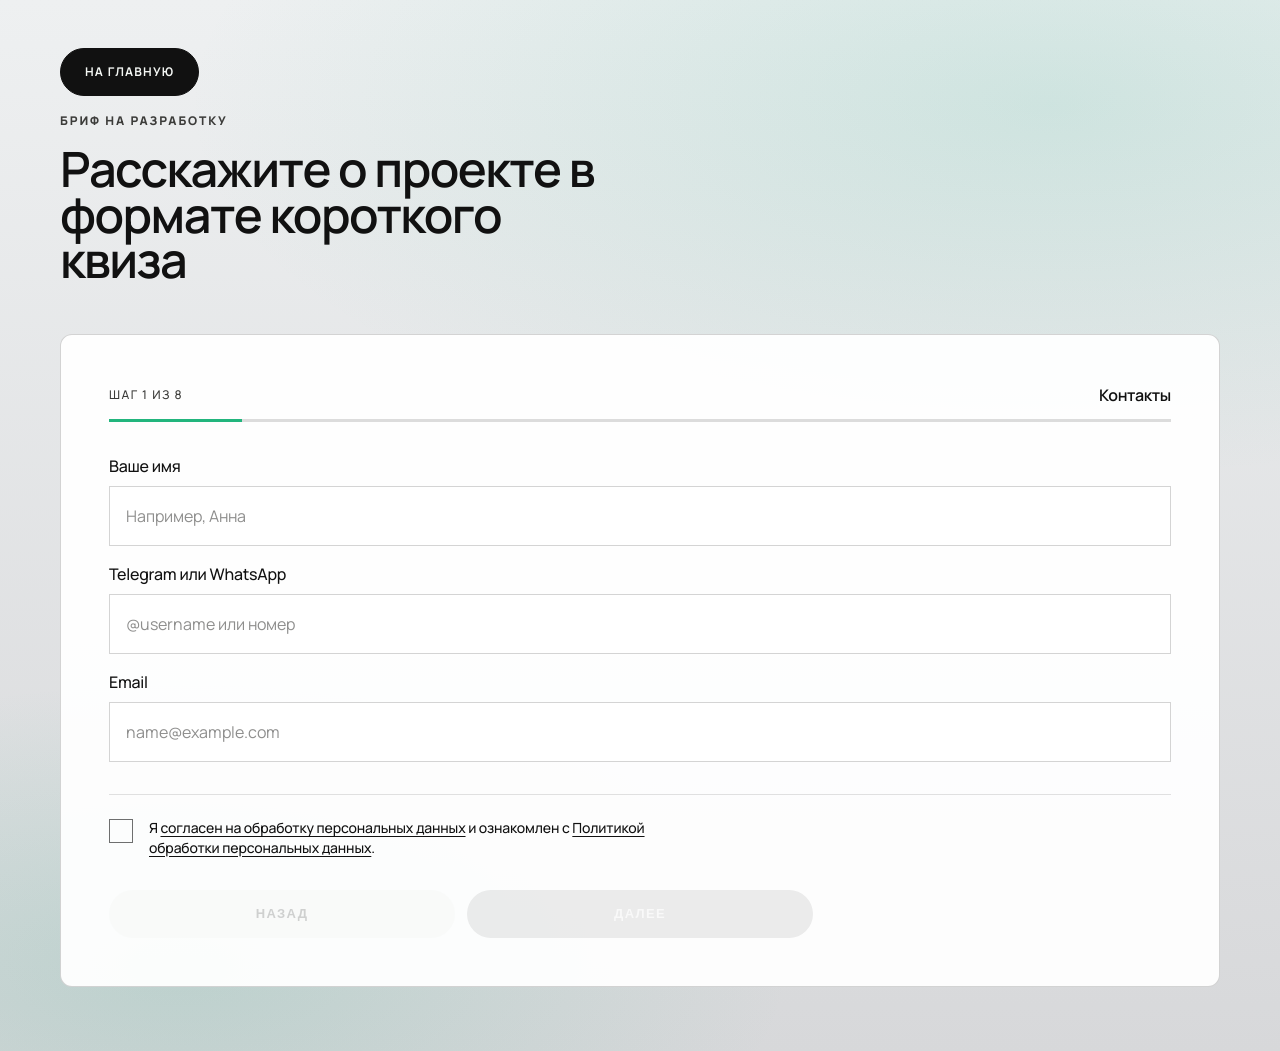
<file: brief/index.html>
﻿<!doctype html>
<html lang="ru">
  <head>
    <meta charset="UTF-8" />
    <meta name="viewport" content="width=device-width, initial-scale=1.0" />
    <title>Бриф на разработку сайта</title>
    <meta name="description" content="Онлайн-бриф на разработку сайта. Ответьте на несколько шагов и отправьте заявку." />
    <link rel="preconnect" href="https://fonts.googleapis.com" />
    <link rel="preconnect" href="https://fonts.gstatic.com" crossorigin />
    <link
      href="https://fonts.googleapis.com/css2?family=Cormorant+Garamond:wght@500;600;700&family=Manrope:wght@400;500;600;700;800&display=swap"
      rel="stylesheet"
    />
    <link rel="stylesheet" href="./brief.css" />
  </head>
  <body>
    <main class="brief-quiz">
      <header class="quiz-head">
        <a class="quiz-back-home" href="../index.html">На главную</a>
        <p class="quiz-kicker">Бриф на разработку</p>
        <h1>Расскажите о проекте в формате короткого квиза</h1>
      </header>

      <section class="quiz-card" aria-live="polite">
        <div class="quiz-progress-meta">
          <p id="quiz-step-label">Шаг 1 из 8</p>
          <p id="quiz-step-title">Контакты</p>
        </div>
        <div class="quiz-progress-track" role="progressbar" aria-valuemin="1" aria-valuemax="8" aria-valuenow="1" aria-label="Прогресс заполнения брифа">
          <div class="quiz-progress-fill" id="quiz-progress-fill"></div>
        </div>

        <form id="brief-quiz-form" novalidate>
          <input type="hidden" name="_subject" value="Новая заявка с квиза portfolio" />
          <input type="hidden" name="_template" value="table" />
          <input type="hidden" name="_captcha" value="false" />

          <fieldset class="quiz-step is-active" data-step="1" data-title="Контакты">
            <label>Ваше имя<input name="name" autocomplete="name" required placeholder="Например, Анна" /></label>
            <label>Telegram или WhatsApp<input name="messenger" required placeholder="@username или номер" /></label>
            <label>Email<input name="email" type="email" autocomplete="email" required placeholder="name@example.com" /></label>
          </fieldset>

          <fieldset class="quiz-step" data-step="2" data-title="Тип проекта">
            <p class="step-hint">Выберите формат, который нужен сейчас.</p>
            <label class="quiz-choice">
              <input type="radio" name="projectType" value="Лендинг Старт" required />
              <span class="quiz-choice-copy">
                <span class="quiz-choice-title">Лендинг Старт</span>
                <span class="quiz-choice-meta">3–5 раб. дней · от 25 000 ₽</span>
              </span>
            </label>
            <label class="quiz-choice">
              <input type="radio" name="projectType" value="Бренд Про" />
              <span class="quiz-choice-copy">
                <span class="quiz-choice-title">Бренд Про</span>
                <span class="quiz-choice-meta">14–21 раб. день · от 65 000 ₽</span>
              </span>
            </label>
            <label class="quiz-choice">
              <input type="radio" name="projectType" value="Интернет-магазин" />
              <span class="quiz-choice-copy">
                <span class="quiz-choice-title">Интернет-магазин</span>
                <span class="quiz-choice-meta">14–30 раб. дней · от 95 000 ₽</span>
              </span>
            </label>
            <label class="quiz-choice">
              <input type="radio" name="projectType" value="Презентация" />
              <span class="quiz-choice-copy">
                <span class="quiz-choice-title">Презентация</span>
                <span class="quiz-choice-meta">1–3 раб. дня · от 15 000 ₽</span>
              </span>
            </label>
            <label class="quiz-choice">
              <input type="radio" name="projectType" value="Техподдержка сайта" />
              <span class="quiz-choice-copy">
                <span class="quiz-choice-title">Техподдержка сайта</span>
                <span class="quiz-choice-meta">ежемесячно · от 3 000 ₽</span>
              </span>
            </label>
          </fieldset>

          <fieldset class="quiz-step" data-step="3" data-title="Описание бизнеса">
            <label>Чем занимаетесь?<textarea name="business" required placeholder="Коротко: ниша, аудитория, продукт, география"></textarea></label>
            <div class="quiz-upload">
              <input
                class="quiz-file-input"
                type="file"
                id="quiz-brand-file"
                name="brandFile"
                accept=".doc,.docx,.txt,.rtf,.pdf,image/*"
              />
              <div class="quiz-upload-row">
                <label class="quiz-upload-trigger" for="quiz-brand-file">Прикрепить файл</label>
                <button class="quiz-upload-reset" id="quiz-brand-file-reset" type="button" hidden>Убрать</button>
              </div>
              <div class="quiz-upload-meta">
                <p class="quiz-upload-name" id="quiz-brand-file-name">Можно приложить логотип, бренд-гайд, референс, Word-файл или изображение.</p>
                <p class="quiz-upload-hint" id="quiz-brand-file-hint">Файл добавится к заявке. Если обновить страницу, его нужно будет выбрать заново.</p>
              </div>
            </div>
          </fieldset>

          <fieldset class="quiz-step" data-step="4" data-title="Стиль сайта">
            <p class="step-hint">Можно выбрать несколько направлений.</p>
            <label class="quiz-choice"><input type="checkbox" name="style" value="Минимализм" />Минимализм</label>
            <label class="quiz-choice"><input type="checkbox" name="style" value="Премиум" />Премиум</label>
            <label class="quiz-choice"><input type="checkbox" name="style" value="Технологичный" />Технологичный</label>
            <label class="quiz-choice"><input type="checkbox" name="style" value="Яркий креативный" />Яркий креативный</label>
            <label class="quiz-choice"><input type="checkbox" name="style" value="Спокойный классический" />Спокойный классический</label>
          </fieldset>

          <fieldset class="quiz-step" data-step="5" data-title="Нужные функции">
            <p class="step-hint">Отметьте всё, что важно для запуска.</p>
            <label class="quiz-choice"><input type="checkbox" name="features" value="Форма заявки" />Форма заявки</label>
            <label class="quiz-choice"><input type="checkbox" name="features" value="Каталог" />Каталог товаров/услуг</label>
            <label class="quiz-choice"><input type="checkbox" name="features" value="Блог" />Блог/новости</label>
            <label class="quiz-choice"><input type="checkbox" name="features" value="Анимации" />Анимации и motion</label>
            <label class="quiz-choice">
              <input type="checkbox" name="features" value="__custom__" id="quiz-feature-custom-toggle" />
              <span class="quiz-choice-copy">
                <span class="quiz-choice-title">Напишите что-то своё</span>
                <span class="quiz-choice-meta">Если нужна нестандартная функция</span>
              </span>
            </label>
            <div class="quiz-custom-field" id="quiz-feature-custom-field">
              <label class="quiz-custom-field-label" for="quiz-feature-custom">Что именно нужно?</label>
              <textarea
                id="quiz-feature-custom"
                name="featureCustom"
                rows="3"
                placeholder="Например: личный кабинет, калькулятор, запись в календарь"
                disabled
              ></textarea>
            </div>
          </fieldset>

          <fieldset class="quiz-step" data-step="6" data-title="Бюджет">
            <p class="step-hint">Выберите пакетную цену с главной страницы или поставьте свой бюджет вручную.</p>
            <label class="quiz-choice">
              <input type="radio" name="budget" value="от 3 000 ₽" required />
              <span class="quiz-choice-copy">
                <span class="quiz-choice-title">от 3 000 ₽</span>
                <span class="quiz-choice-meta">Техподдержка сайта, мелкие правки и сопровождение</span>
              </span>
            </label>
            <label class="quiz-choice">
              <input type="radio" name="budget" value="от 15 000 ₽" />
              <span class="quiz-choice-copy">
                <span class="quiz-choice-title">от 15 000 ₽</span>
                <span class="quiz-choice-meta">Презентация: структура, визуальная подача, оформление слайдов</span>
              </span>
            </label>
            <label class="quiz-choice">
              <input type="radio" name="budget" value="от 25 000 ₽" />
              <span class="quiz-choice-copy">
                <span class="quiz-choice-title">от 25 000 ₽</span>
                <span class="quiz-choice-meta">Лендинг Старт: базовая структура, дизайн и быстрый запуск</span>
              </span>
            </label>
            <label class="quiz-choice">
              <input type="radio" name="budget" value="от 65 000 ₽" />
              <span class="quiz-choice-copy">
                <span class="quiz-choice-title">от 65 000 ₽</span>
                <span class="quiz-choice-meta">Бренд Про: премиальная подача, визуальная система, motion-акценты</span>
              </span>
            </label>
            <label class="quiz-choice">
              <input type="radio" name="budget" value="от 95 000 ₽" />
              <span class="quiz-choice-copy">
                <span class="quiz-choice-title">от 95 000 ₽</span>
                <span class="quiz-choice-meta">Интернет-магазин: каталог, карточки, корзина и форма заказа</span>
              </span>
            </label>
            <label class="quiz-choice">
              <input type="radio" name="budget" value="__custom__" id="quiz-budget-custom-toggle" />
              <span class="quiz-choice-copy">
                <span class="quiz-choice-title">Свой бюджет</span>
                <span class="quiz-choice-meta">Поставьте удобную сумму сами</span>
              </span>
            </label>
            <div class="quiz-budget-field" id="quiz-budget-field" aria-live="polite">
              <div class="quiz-budget-head">
                <span class="quiz-custom-field-label">Ваш бюджет</span>
                <strong id="quiz-budget-value">65 000 ₽</strong>
              </div>
              <label class="quiz-budget-range-wrap" for="quiz-budget-range">
                <span class="quiz-custom-field-label">Выберите сумму на ползунке</span>
                <input
                  type="range"
                  id="quiz-budget-range"
                  min="3000"
                  max="500000"
                  step="5000"
                  value="65000"
                  disabled
                />
              </label>
            </div>
          </fieldset>

          <fieldset class="quiz-step" data-step="7" data-title="Сроки">
            <label class="quiz-choice"><input type="radio" name="deadline" value="Очень срочно (до 1 недели)" required />Очень срочно (до 1 недели)</label>
            <label class="quiz-choice"><input type="radio" name="deadline" value="2–3 недели" />2–3 недели</label>
            <label class="quiz-choice"><input type="radio" name="deadline" value="1–2 месяца" />1–2 месяца</label>
            <label class="quiz-choice"><input type="radio" name="deadline" value="Гибко, без жёсткого дедлайна" />Гибко, без жёсткого дедлайна</label>
          </fieldset>

          <fieldset class="quiz-step" data-step="8" data-title="Комментарий">
            <label>Дополнительные детали<textarea name="comment" placeholder="Ссылки на референсы, пожелания, ограничения"></textarea></label>
          </fieldset>

          <div class="quiz-consent">
            <label class="quiz-consent-label">
              <input
                type="checkbox"
                id="quiz-consent"
                name="consent"
                required
                aria-describedby="quiz-consent-error"
              />
              <span>
                Я <a href="../personal-data-consent/">согласен на обработку персональных данных</a> и
                ознакомлен с <a href="../privacy/">Политикой обработки персональных данных</a>.
              </span>
            </label>
            <p class="quiz-consent-error" id="quiz-consent-error" hidden aria-live="polite">
              Чтобы отправить заявку, необходимо согласие на обработку персональных данных.
            </p>
          </div>

          <div class="quiz-actions">
            <button type="button" id="quiz-prev" class="quiz-btn secondary">Назад</button>
            <button type="button" id="quiz-next" class="quiz-btn primary">Далее</button>
            <button type="submit" id="quiz-submit" class="quiz-btn primary">Отправить заявку</button>
          </div>
        </form>

        <section class="quiz-success" id="quiz-success" hidden>
          <p class="quiz-success-tag">Готово</p>
          <h2>Спасибо, заявка отправлена</h2>
          <p>Я получил ваши ответы и свяжусь с вами в ближайшее время.</p>
          <a class="quiz-btn secondary" href="../index.html">Вернуться на главную</a>
        </section>
      </section>
    </main>

    <script src="./brief.js"></script>
  </body>
</html>
</file>
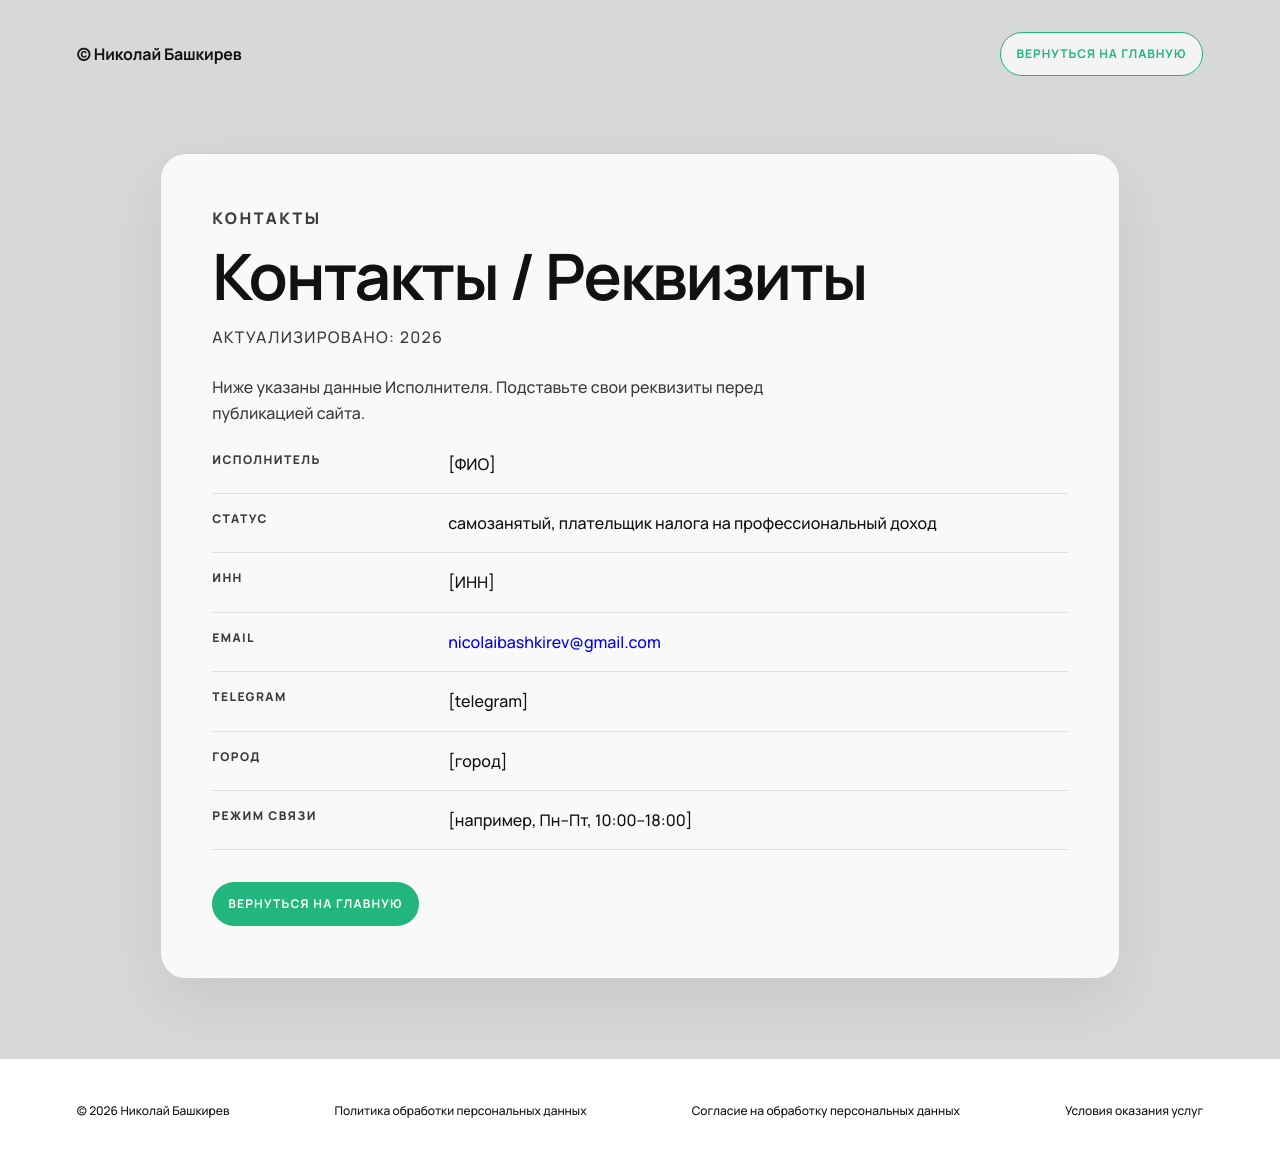
<file: contacts/index.html>
﻿<!doctype html>
<html lang="ru">
  <head>
    <meta charset="UTF-8" />
    <meta name="viewport" content="width=device-width, initial-scale=1.0" />
    <title>Контакты и реквизиты — Николай Башкирев</title>
    <link rel="preconnect" href="https://fonts.googleapis.com" />
    <link rel="preconnect" href="https://fonts.gstatic.com" crossorigin />
    <link href="https://fonts.googleapis.com/css2?family=Manrope:wght@400;500;600;700;800&display=swap" rel="stylesheet" />
    <link rel="stylesheet" href="../styles.css?v=20260602-1" />
    <link rel="stylesheet" href="../legal.css?v=20260602-1" />
  </head>
  <body class="legal-page">
    <header class="legal-header">
      <a class="legal-brand" href="../index.html">© Николай Башкирев</a>
      <a class="legal-back" href="../index.html">Вернуться на главную</a>
    </header>

    <main class="legal-main wrap">
      <article class="legal-card">
        <p class="legal-kicker">Контакты</p>
        <h1>Контакты / Реквизиты</h1>
        <p class="legal-date">Актуализировано: 2026</p>
        <p class="legal-lead">
          Ниже указаны данные Исполнителя. Подставьте свои реквизиты перед публикацией сайта.
        </p>

        <dl class="legal-dl">
          <div class="legal-row">
            <dt>Исполнитель</dt>
            <dd>[ФИО]</dd>
          </div>
          <div class="legal-row">
            <dt>Статус</dt>
            <dd>самозанятый, плательщик налога на профессиональный доход</dd>
          </div>
          <div class="legal-row">
            <dt>ИНН</dt>
            <dd>[ИНН]</dd>
          </div>
          <div class="legal-row">
            <dt>Email</dt>
            <dd><a href="mailto:nicolaibashkirev@gmail.com">nicolaibashkirev@gmail.com</a></dd>
          </div>
          <div class="legal-row">
            <dt>Telegram</dt>
            <dd>[telegram]</dd>
          </div>
          <div class="legal-row">
            <dt>Город</dt>
            <dd>[город]</dd>
          </div>
          <div class="legal-row">
            <dt>Режим связи</dt>
            <dd>[например, Пн–Пт, 10:00–18:00]</dd>
          </div>
        </dl>

        <a class="legal-cta" href="../index.html">Вернуться на главную</a>
      </article>
    </main>

    <footer class="footer" id="site-footer">
      <div class="wrap footer-divider" aria-hidden="true"></div>
      <div class="wrap footer-bottom">
        <p>© 2026 Николай Башкирев</p>
        <a href="../privacy/">Политика обработки персональных данных</a>
        <a href="../personal-data-consent/">Согласие на обработку персональных данных</a>
        <a href="../terms/">Условия оказания услуг</a>
      </div>
    </footer>
  </body>
</html>
</file>
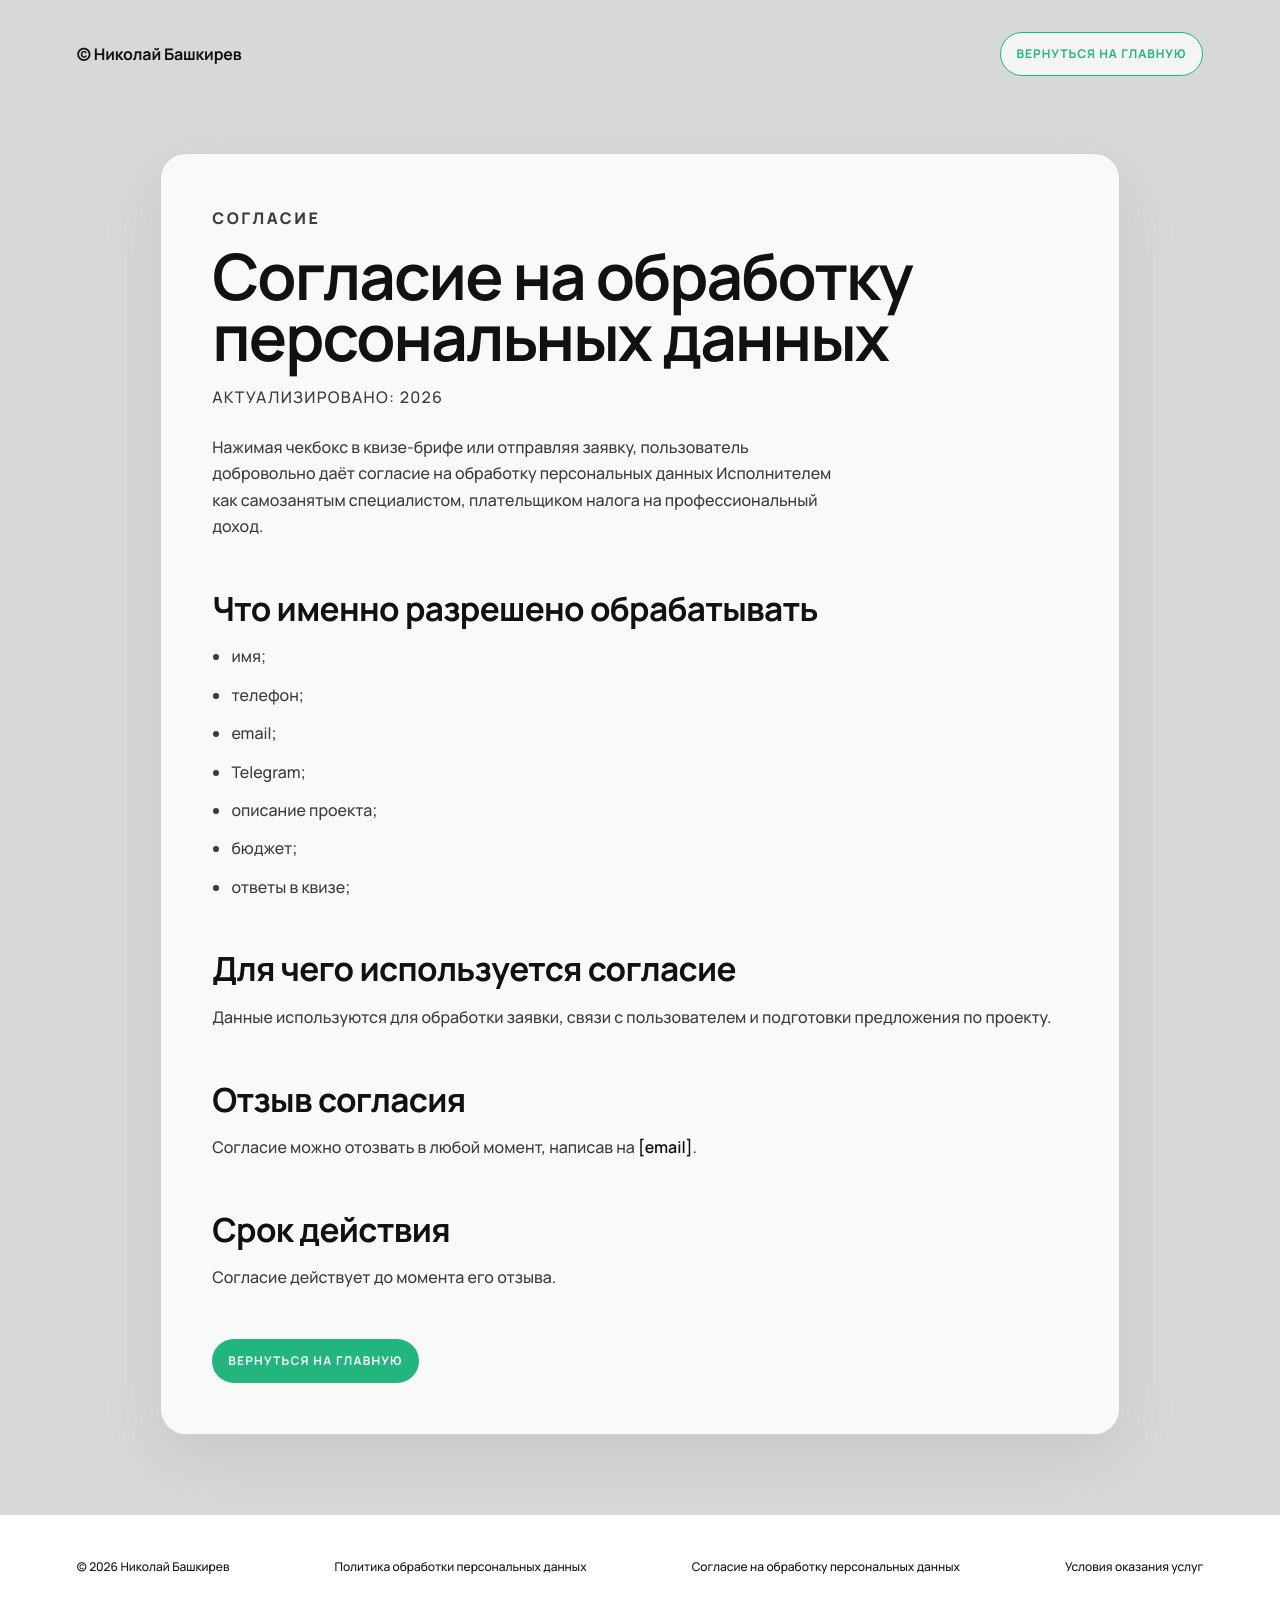
<file: personal-data-consent/index.html>
﻿<!doctype html>
<html lang="ru">
  <head>
    <meta charset="UTF-8" />
    <meta name="viewport" content="width=device-width, initial-scale=1.0" />
    <title>Согласие на обработку персональных данных — Николай Башкирев</title>
    <link rel="preconnect" href="https://fonts.googleapis.com" />
    <link rel="preconnect" href="https://fonts.gstatic.com" crossorigin />
    <link href="https://fonts.googleapis.com/css2?family=Manrope:wght@400;500;600;700;800&display=swap" rel="stylesheet" />
    <link rel="stylesheet" href="../styles.css?v=20260602-1" />
    <link rel="stylesheet" href="../legal.css?v=20260602-1" />
  </head>
  <body class="legal-page">
    <header class="legal-header">
      <a class="legal-brand" href="../index.html">© Николай Башкирев</a>
      <a class="legal-back" href="../index.html">Вернуться на главную</a>
    </header>

    <main class="legal-main wrap">
      <article class="legal-card">
        <p class="legal-kicker">Согласие</p>
        <h1>Согласие на обработку персональных данных</h1>
        <p class="legal-date">Актуализировано: 2026</p>
        <p class="legal-lead">
          Нажимая чекбокс в квизе-брифе или отправляя заявку, пользователь добровольно даёт согласие на
          обработку персональных данных Исполнителем как самозанятым специалистом, плательщиком налога на профессиональный доход.
        </p>

        <section class="legal-section">
          <h2>Что именно разрешено обрабатывать</h2>
          <ul class="legal-list">
            <li>имя;</li>
            <li>телефон;</li>
            <li>email;</li>
            <li>Telegram;</li>
            <li>описание проекта;</li>
            <li>бюджет;</li>
            <li>ответы в квизе;</li>
          </ul>
        </section>

        <section class="legal-section">
          <h2>Для чего используется согласие</h2>
          <p>
            Данные используются для обработки заявки, связи с пользователем и подготовки предложения по проекту.
          </p>
        </section>

        <section class="legal-section">
          <h2>Отзыв согласия</h2>
          <p>
            Согласие можно отозвать в любой момент, написав на <span class="legal-placeholder">[email]</span>.
          </p>
        </section>

        <section class="legal-section">
          <h2>Срок действия</h2>
          <p>
            Согласие действует до момента его отзыва.
          </p>
        </section>

        <a class="legal-cta" href="../index.html">Вернуться на главную</a>
      </article>
    </main>

    <footer class="footer" id="site-footer">
      <div class="wrap footer-divider" aria-hidden="true"></div>
      <div class="wrap footer-bottom">
        <p>© 2026 Николай Башкирев</p>
        <a href="../privacy/">Политика обработки персональных данных</a>
        <a href="../personal-data-consent/">Согласие на обработку персональных данных</a>
        <a href="../terms/">Условия оказания услуг</a>
      </div>
    </footer>
  </body>
</html>
</file>
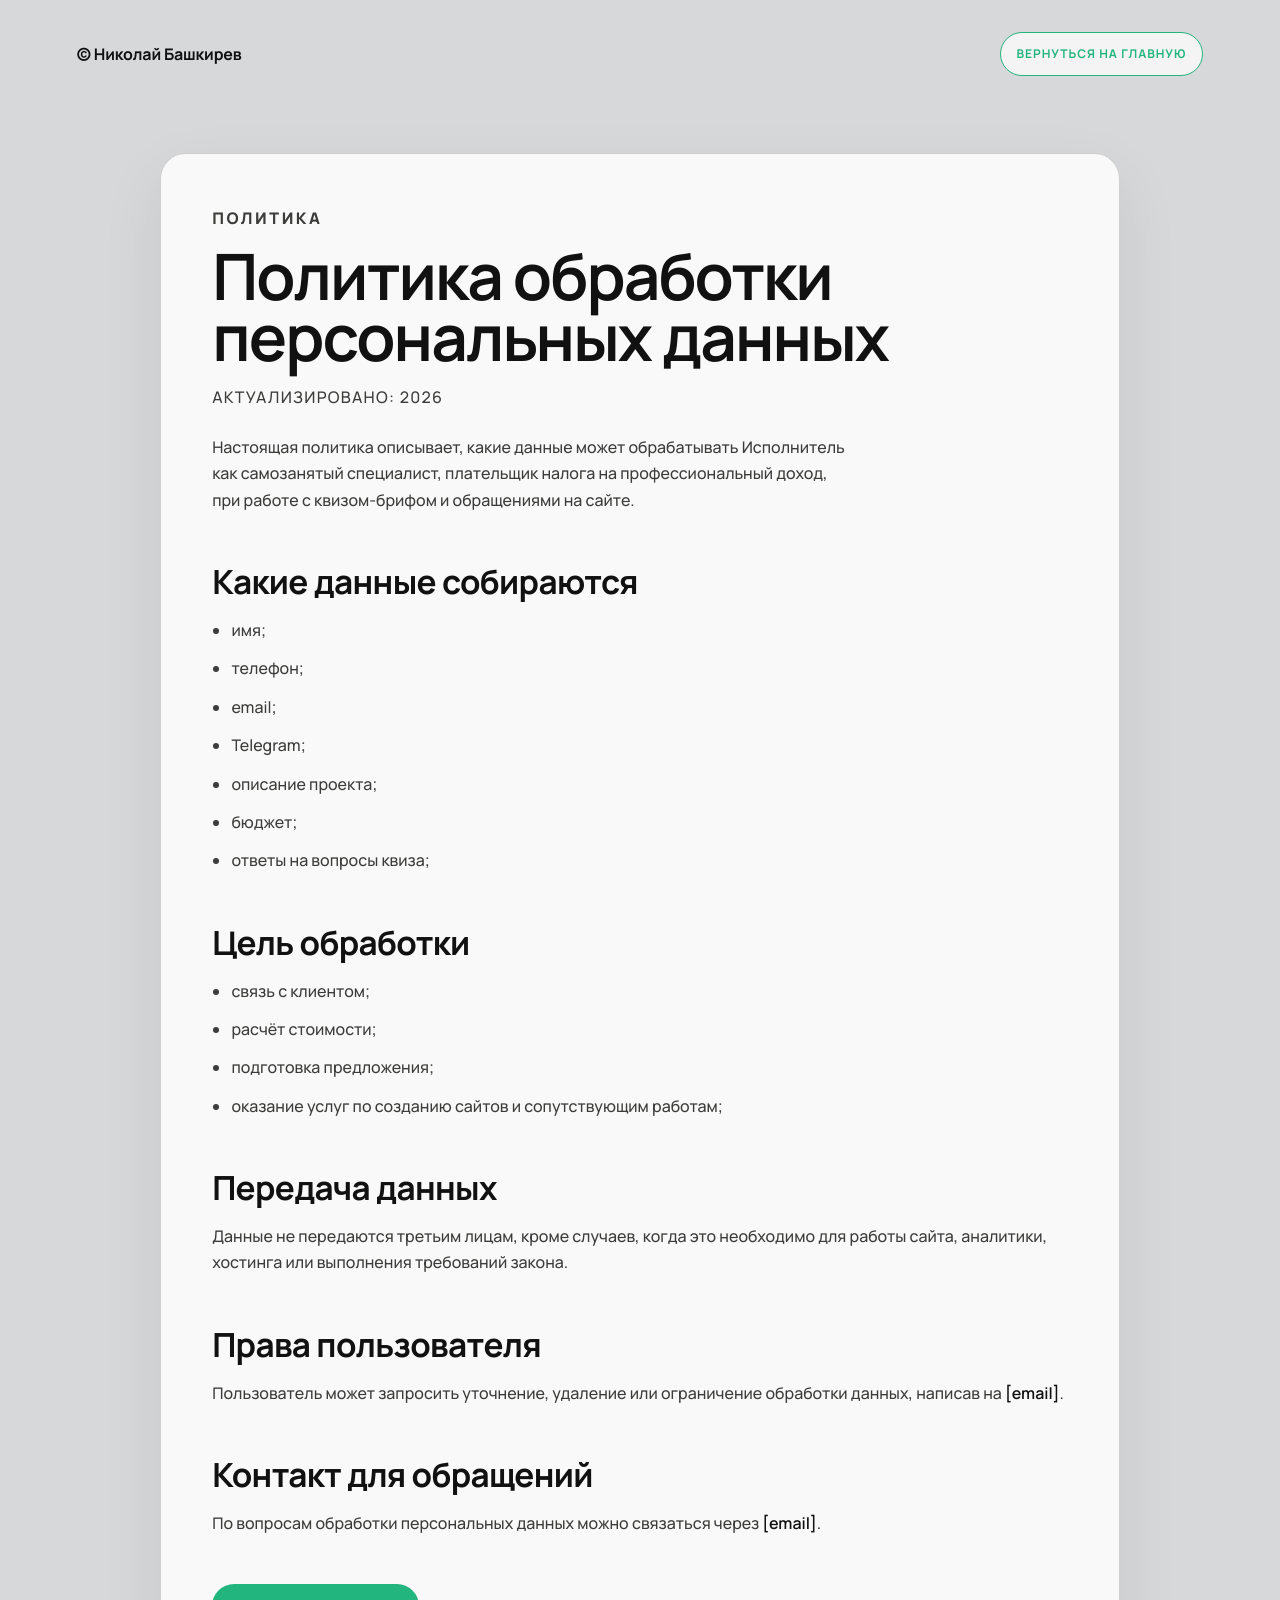
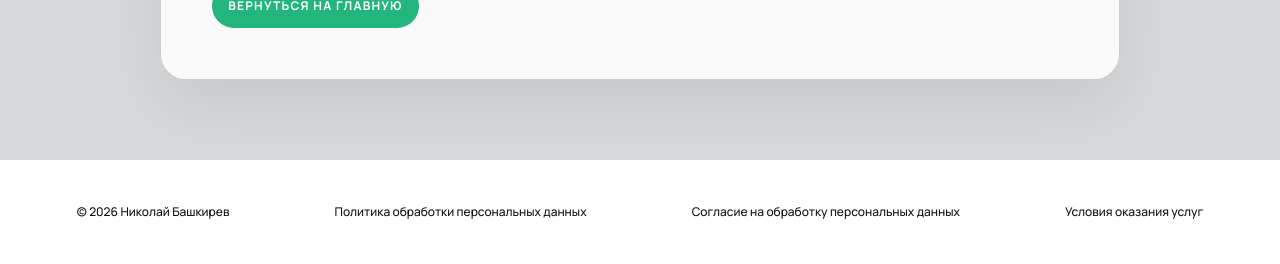
<file: privacy/index.html>
﻿<!doctype html>
<html lang="ru">
  <head>
    <meta charset="UTF-8" />
    <meta name="viewport" content="width=device-width, initial-scale=1.0" />
    <title>Политика обработки персональных данных — Николай Башкирев</title>
    <link rel="preconnect" href="https://fonts.googleapis.com" />
    <link rel="preconnect" href="https://fonts.gstatic.com" crossorigin />
    <link href="https://fonts.googleapis.com/css2?family=Manrope:wght@400;500;600;700;800&display=swap" rel="stylesheet" />
    <link rel="stylesheet" href="../styles.css?v=20260602-1" />
    <link rel="stylesheet" href="../legal.css?v=20260602-1" />
  </head>
  <body class="legal-page">
    <header class="legal-header">
      <a class="legal-brand" href="../index.html">© Николай Башкирев</a>
      <a class="legal-back" href="../index.html">Вернуться на главную</a>
    </header>

    <main class="legal-main wrap">
      <article class="legal-card">
        <p class="legal-kicker">Политика</p>
        <h1>Политика обработки персональных данных</h1>
        <p class="legal-date">Актуализировано: 2026</p>
        <p class="legal-lead">
          Настоящая политика описывает, какие данные может обрабатывать Исполнитель как самозанятый специалист,
          плательщик налога на профессиональный доход, при работе с квизом-брифом и обращениями на сайте.
        </p>

        <section class="legal-section">
          <h2>Какие данные собираются</h2>
          <ul class="legal-list">
            <li>имя;</li>
            <li>телефон;</li>
            <li>email;</li>
            <li>Telegram;</li>
            <li>описание проекта;</li>
            <li>бюджет;</li>
            <li>ответы на вопросы квиза;</li>
          </ul>
        </section>

        <section class="legal-section">
          <h2>Цель обработки</h2>
          <ul class="legal-list">
            <li>связь с клиентом;</li>
            <li>расчёт стоимости;</li>
            <li>подготовка предложения;</li>
            <li>оказание услуг по созданию сайтов и сопутствующим работам;</li>
          </ul>
        </section>

        <section class="legal-section">
          <h2>Передача данных</h2>
          <p>
            Данные не передаются третьим лицам, кроме случаев, когда это необходимо для работы сайта,
            аналитики, хостинга или выполнения требований закона.
          </p>
        </section>

        <section class="legal-section">
          <h2>Права пользователя</h2>
          <p>
            Пользователь может запросить уточнение, удаление или ограничение обработки данных, написав
            на <span class="legal-placeholder">[email]</span>.
          </p>
        </section>

        <section class="legal-section">
          <h2>Контакт для обращений</h2>
          <p>
            По вопросам обработки персональных данных можно связаться через
            <span class="legal-placeholder">[email]</span>.
          </p>
        </section>

        <a class="legal-cta" href="../index.html">Вернуться на главную</a>
      </article>
    </main>

    <footer class="footer" id="site-footer">
      <div class="wrap footer-divider" aria-hidden="true"></div>
      <div class="wrap footer-bottom">
        <p>© 2026 Николай Башкирев</p>
        <a href="../privacy/">Политика обработки персональных данных</a>
        <a href="../personal-data-consent/">Согласие на обработку персональных данных</a>
        <a href="../terms/">Условия оказания услуг</a>
      </div>
    </footer>
  </body>
</html>
</file>
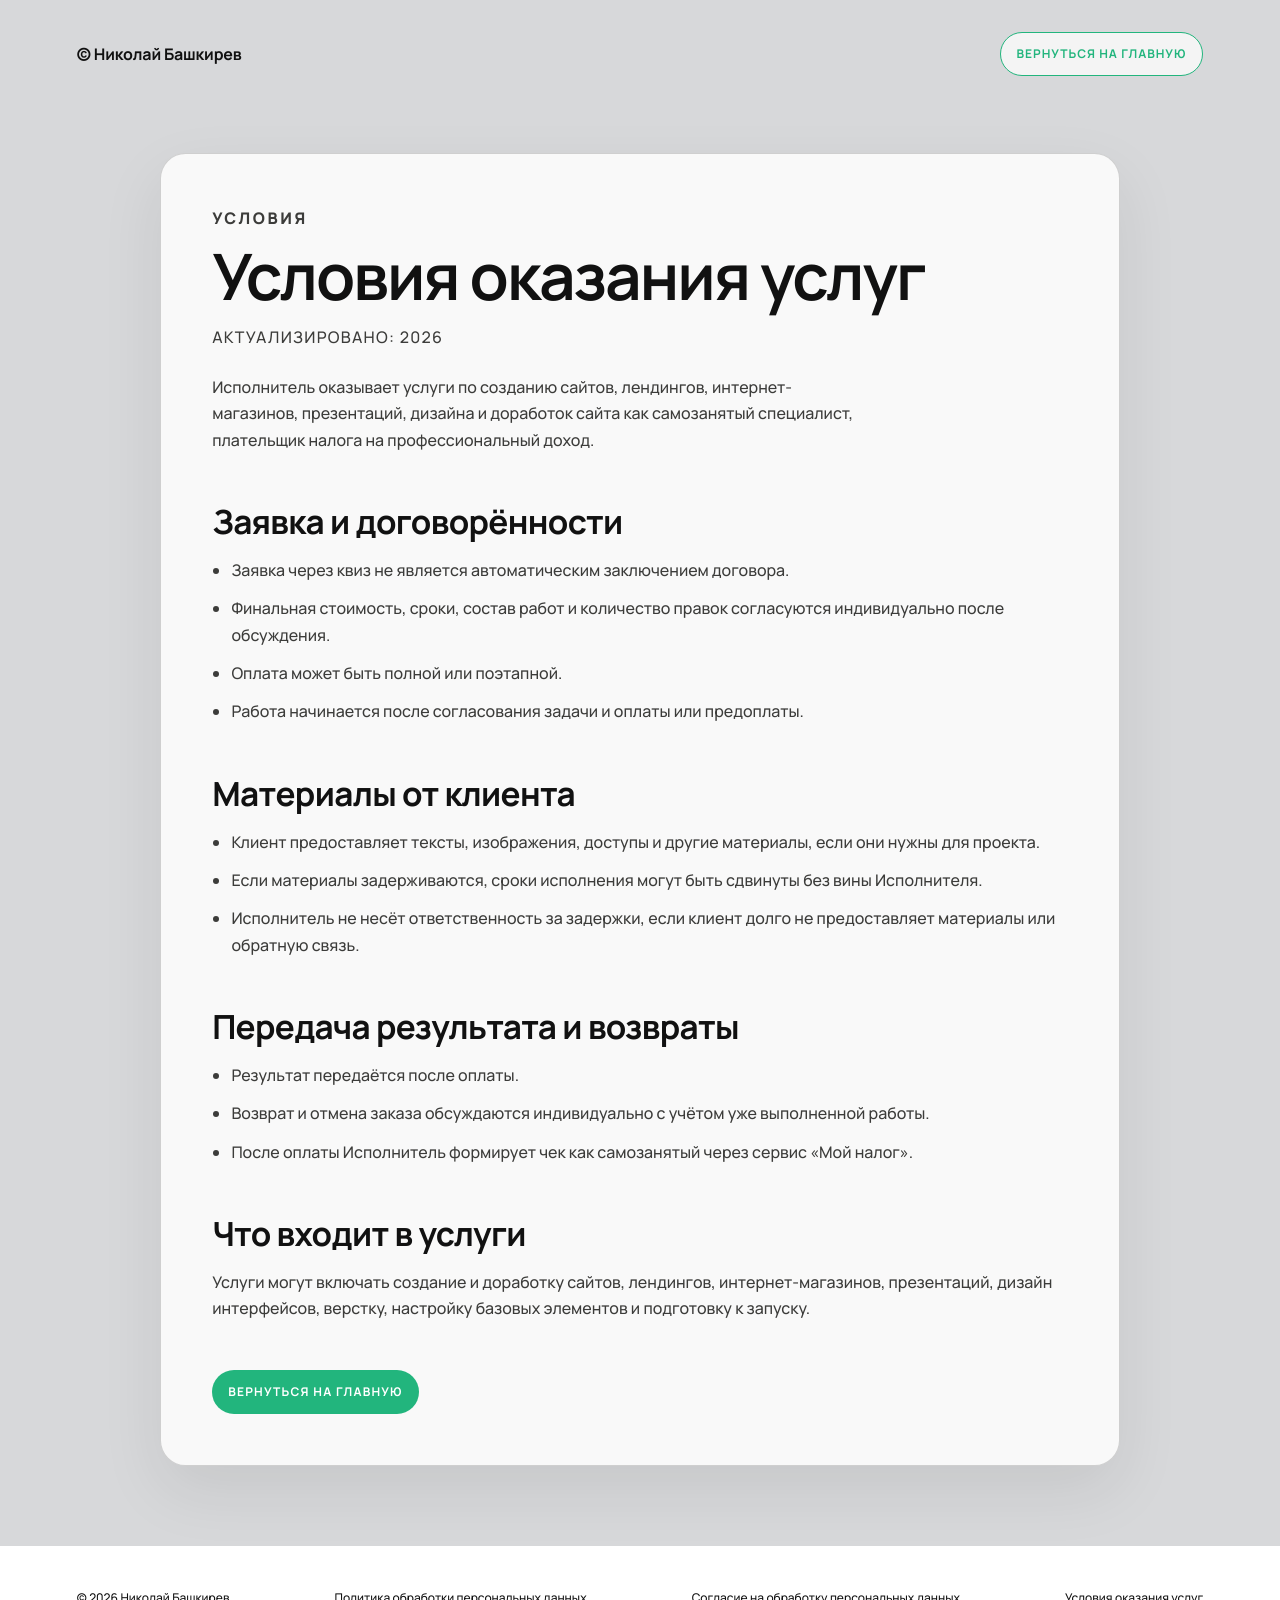
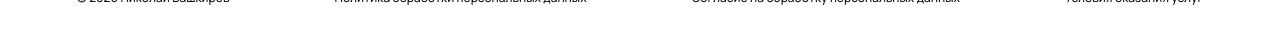
<file: terms/index.html>
﻿<!doctype html>
<html lang="ru">
  <head>
    <meta charset="UTF-8" />
    <meta name="viewport" content="width=device-width, initial-scale=1.0" />
    <title>Условия оказания услуг — Николай Башкирев</title>
    <link rel="preconnect" href="https://fonts.googleapis.com" />
    <link rel="preconnect" href="https://fonts.gstatic.com" crossorigin />
    <link href="https://fonts.googleapis.com/css2?family=Manrope:wght@400;500;600;700;800&display=swap" rel="stylesheet" />
    <link rel="stylesheet" href="../styles.css?v=20260602-1" />
    <link rel="stylesheet" href="../legal.css?v=20260602-1" />
  </head>
  <body class="legal-page">
    <header class="legal-header">
      <a class="legal-brand" href="../index.html">© Николай Башкирев</a>
      <a class="legal-back" href="../index.html">Вернуться на главную</a>
    </header>

    <main class="legal-main wrap">
      <article class="legal-card">
        <p class="legal-kicker">Условия</p>
        <h1>Условия оказания услуг</h1>
        <p class="legal-date">Актуализировано: 2026</p>
        <p class="legal-lead">
          Исполнитель оказывает услуги по созданию сайтов, лендингов, интернет-магазинов, презентаций,
          дизайна и доработок сайта как самозанятый специалист, плательщик налога на профессиональный доход.
        </p>

        <section class="legal-section">
          <h2>Заявка и договорённости</h2>
          <ul class="legal-list">
            <li>Заявка через квиз не является автоматическим заключением договора.</li>
            <li>Финальная стоимость, сроки, состав работ и количество правок согласуются индивидуально после обсуждения.</li>
            <li>Оплата может быть полной или поэтапной.</li>
            <li>Работа начинается после согласования задачи и оплаты или предоплаты.</li>
          </ul>
        </section>

        <section class="legal-section">
          <h2>Материалы от клиента</h2>
          <ul class="legal-list">
            <li>Клиент предоставляет тексты, изображения, доступы и другие материалы, если они нужны для проекта.</li>
            <li>Если материалы задерживаются, сроки исполнения могут быть сдвинуты без вины Исполнителя.</li>
            <li>Исполнитель не несёт ответственность за задержки, если клиент долго не предоставляет материалы или обратную связь.</li>
          </ul>
        </section>

        <section class="legal-section">
          <h2>Передача результата и возвраты</h2>
          <ul class="legal-list">
            <li>Результат передаётся после оплаты.</li>
            <li>Возврат и отмена заказа обсуждаются индивидуально с учётом уже выполненной работы.</li>
            <li>После оплаты Исполнитель формирует чек как самозанятый через сервис «Мой налог».</li>
          </ul>
        </section>

        <section class="legal-section">
          <h2>Что входит в услуги</h2>
          <p>
            Услуги могут включать создание и доработку сайтов, лендингов, интернет-магазинов, презентаций,
            дизайн интерфейсов, верстку, настройку базовых элементов и подготовку к запуску.
          </p>
        </section>

        <a class="legal-cta" href="../index.html">Вернуться на главную</a>
      </article>
    </main>

    <footer class="footer" id="site-footer">
      <div class="wrap footer-divider" aria-hidden="true"></div>
      <div class="wrap footer-bottom">
        <p>© 2026 Николай Башкирев</p>
        <a href="../privacy/">Политика обработки персональных данных</a>
        <a href="../personal-data-consent/">Согласие на обработку персональных данных</a>
        <a href="../terms/">Условия оказания услуг</a>
      </div>
    </footer>
  </body>
</html>
</file>
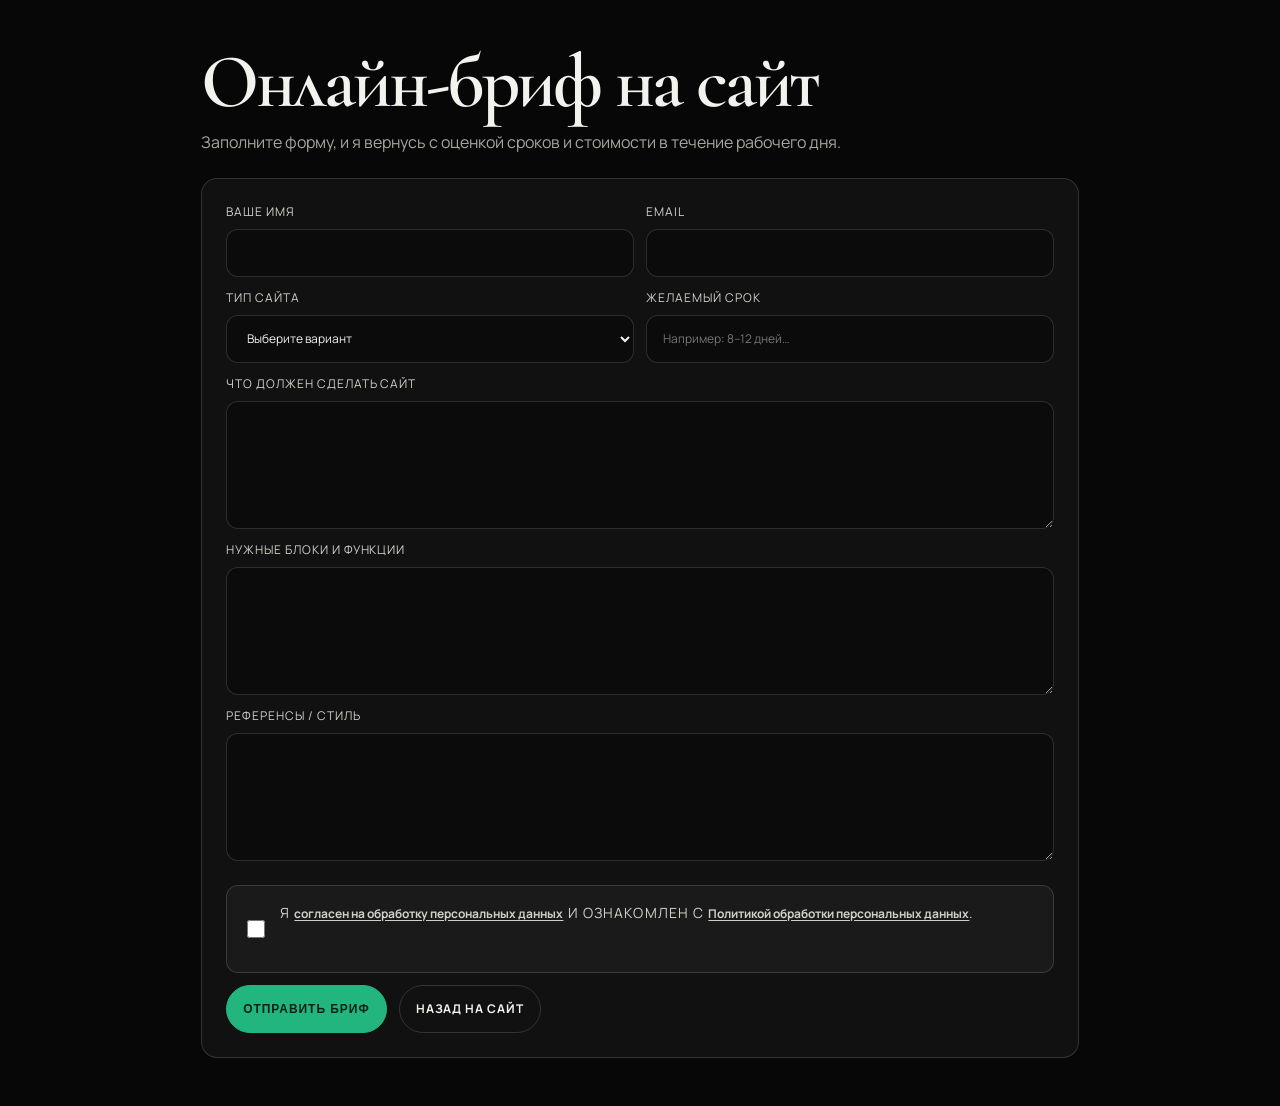
<file: brief/online-brief.html>
﻿<!doctype html>
<html lang="ru">
  <head>
    <meta charset="UTF-8" />
    <meta name="viewport" content="width=device-width, initial-scale=1.0" />
    <title>Онлайн-бриф на сайт</title>
    <style>
      :root {
        --space-1: 4px;
        --space-2: 8px;
        --space-3: 12px;
        --space-4: 16px;
        --space-5: 24px;
        --space-6: 32px;
        --space-7: 48px;
        --space-8: 64px;

        --radius-sm: 12px;
        --radius-md: 16px;
        --radius-pill: 999px;

        --bg: #070707;
        --panel: #111111;
        --line: rgba(255, 255, 255, 0.14);
        --text: #f2f2ee;
        --muted: #a6a69f;
        --accent: #22b57d;

        --container-max: 980px;
        --gutter: clamp(var(--space-4), 4vw, var(--space-8));

        --fs-xs: 12px;
        --fs-sm: 14px;
        --fs-body: 16px;
        --fs-h1: clamp(36px, 7vw, 76px);
      }

      * {
        box-sizing: border-box;
      }

      body {
        margin: 0;
        background: var(--bg);
        color: var(--text);
        font-family: "Manrope", sans-serif;
        line-height: 1.5;
      }

      .wrap {
        width: min(var(--container-max), 100%);
        margin: var(--space-7) auto;
        padding-inline: var(--gutter);
      }

      h1 {
        margin: 0 0 var(--space-3);
        font: 600 var(--fs-h1) / 0.92 "Cormorant Garamond", serif;
        letter-spacing: -0.04em;
      }

      p {
        margin: 0 0 var(--space-5);
        color: var(--muted);
        font-size: var(--fs-body);
      }

      form {
        border: 1px solid var(--line);
        border-radius: var(--radius-md);
        padding: var(--space-5);
        display: grid;
        gap: var(--space-3);
        background: var(--panel);
      }

      .grid {
        display: grid;
        grid-template-columns: repeat(2, minmax(0, 1fr));
        gap: var(--space-3);
      }

      label {
        display: grid;
        gap: var(--space-2);
        color: #d0d0c8;
        font-size: var(--fs-xs);
        letter-spacing: 0.08em;
        text-transform: uppercase;
      }

      input,
      textarea,
      select {
        width: 100%;
        min-height: 48px;
        border: 1px solid var(--line);
        border-radius: var(--radius-sm);
        background: #0b0b0b;
        color: var(--text);
        padding: var(--space-3) var(--space-4);
        font: inherit;
      }

      textarea {
        min-height: 128px;
        resize: vertical;
      }

      .full {
        grid-column: 1 / -1;
      }

      .actions {
        display: flex;
        gap: var(--space-3);
        flex-wrap: wrap;
      }

      .consent {
        margin-top: var(--space-3);
        padding: var(--space-4);
        border: 1px solid var(--line);
        border-radius: var(--radius-sm);
        background: rgba(255, 255, 255, 0.04);
        display: grid;
        grid-template-columns: auto minmax(0, 1fr);
        gap: var(--space-3);
        align-items: start;
        color: #d0d0c8;
        font-size: var(--fs-sm);
        line-height: 1.5;
      }

      .consent input[type="checkbox"] {
        width: 18px;
        height: 18px;
        margin-top: 3px;
        accent-color: var(--accent);
      }

      .consent a {
        display: inline;
        min-height: 0;
        padding: 0;
        border: 0;
        color: inherit;
        text-decoration: underline;
        text-underline-offset: 2px;
        text-transform: none;
        letter-spacing: 0;
      }

      button,
      a {
        min-height: 48px;
        border-radius: var(--radius-pill);
        padding: 0 var(--space-4);
        display: inline-flex;
        align-items: center;
        justify-content: center;
        text-decoration: none;
        text-transform: uppercase;
        letter-spacing: 0.08em;
        font-size: var(--fs-xs);
        font-weight: 700;
      }

      button {
        border: 1px solid var(--accent);
        background: var(--accent);
        color: #062117;
        cursor: pointer;
      }

      a {
        color: var(--text);
        border: 1px solid var(--line);
      }

      @media (max-width: 1024px) {
        .wrap {
          margin-block: var(--space-6);
        }
      }

      @media (max-width: 768px) {
        .grid {
          grid-template-columns: 1fr;
        }

        form {
          padding: var(--space-4);
        }

        .actions {
          flex-direction: column;
        }

        button,
        a {
          width: 100%;
        }
      }

      @media (max-width: 480px) {
        :root {
          --gutter: var(--space-4);
        }

        h1 {
          margin-bottom: var(--space-2);
        }

        p {
          font-size: 15px;
        }
      }

      @media (max-width: 390px) {
        form {
          padding: var(--space-3);
        }

        .consent {
          grid-template-columns: 1fr;
        }
      }

      @media (max-width: 360px) {
        h1 {
          font-size: clamp(30px, 10vw, 42px);
        }
      }
    </style>
    <link rel="preconnect" href="https://fonts.googleapis.com" />
    <link rel="preconnect" href="https://fonts.gstatic.com" crossorigin />
    <link
      href="https://fonts.googleapis.com/css2?family=Cormorant+Garamond:wght@500;600;700&family=Manrope:wght@400;500;600;700&display=swap"
      rel="stylesheet"
    />
  </head>
  <body>
    <main class="wrap">
      <h1>Онлайн-бриф на сайт</h1>
      <p>Заполните форму, и я вернусь с оценкой сроков и стоимости в течение рабочего дня.</p>
      <form action="mailto:nikbash@portfolio.dev" method="post" enctype="text/plain">
        <div class="grid">
          <label>
            Ваше имя
            <input type="text" name="name" autocomplete="name" required />
          </label>
          <label>
            Email
            <input type="email" name="email" autocomplete="email" spellcheck="false" required />
          </label>
          <label>
            Тип сайта
            <select name="site_type" required>
              <option value="">Выберите вариант</option>
              <option>Лендинг</option>
              <option>Бизнес-страница</option>
              <option>Многостраничный сайт</option>
            </select>
          </label>
          <label>
            Желаемый срок
            <input type="text" name="deadline" placeholder="Например: 8–12 дней…" />
          </label>
        </div>

        <label class="full">
          Что должен сделать сайт
          <textarea name="goals" required></textarea>
        </label>
        <label class="full">
          Нужные блоки и функции
          <textarea name="structure"></textarea>
        </label>
        <label class="full">
          Референсы / стиль
          <textarea name="references"></textarea>
        </label>

        <label class="consent">
          <input type="checkbox" name="consent" required />
          <span>
            Я <a href="../personal-data-consent/">согласен на обработку персональных данных</a> и
            ознакомлен с <a href="../privacy/">Политикой обработки персональных данных</a>.
          </span>
        </label>

        <div class="actions">
          <button type="submit">Отправить бриф</button>
          <a href="../index.html#brief">Назад на сайт</a>
        </div>
      </form>
    </main>
  </body>
</html>
</file>
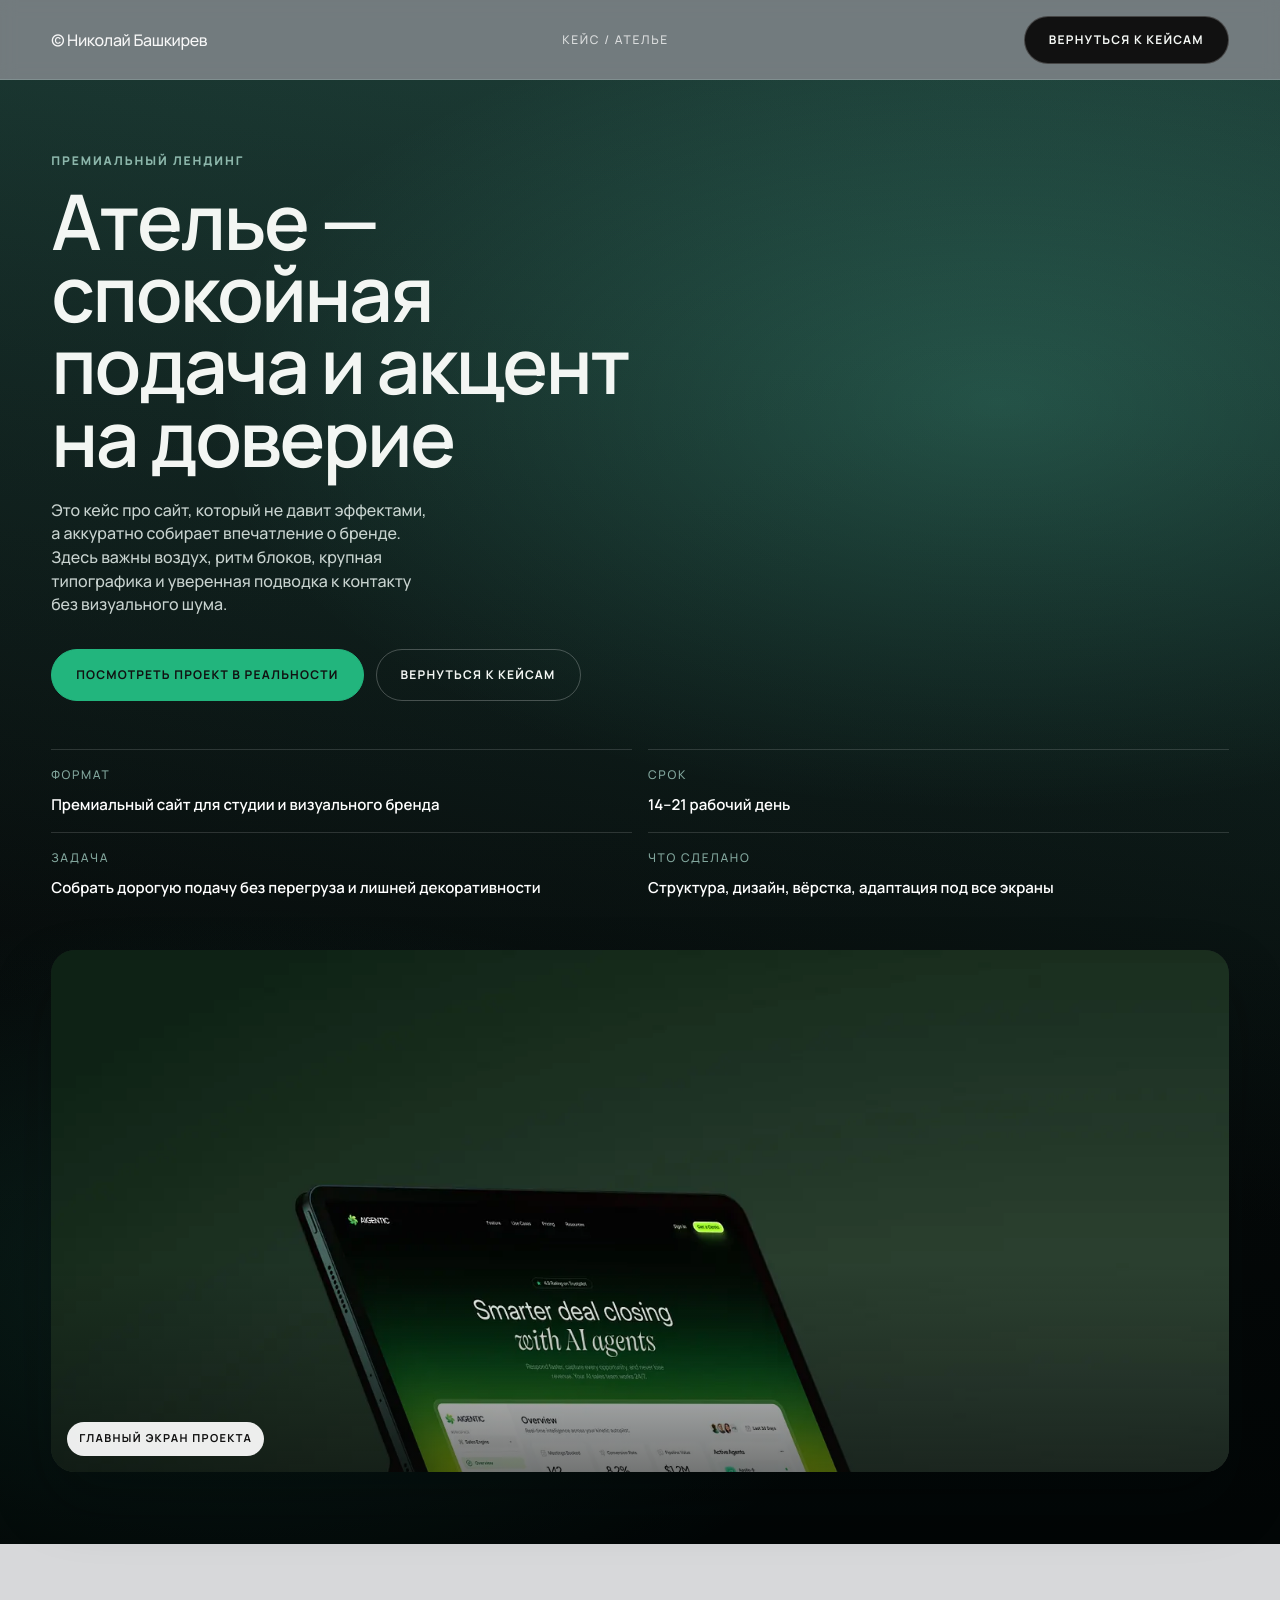
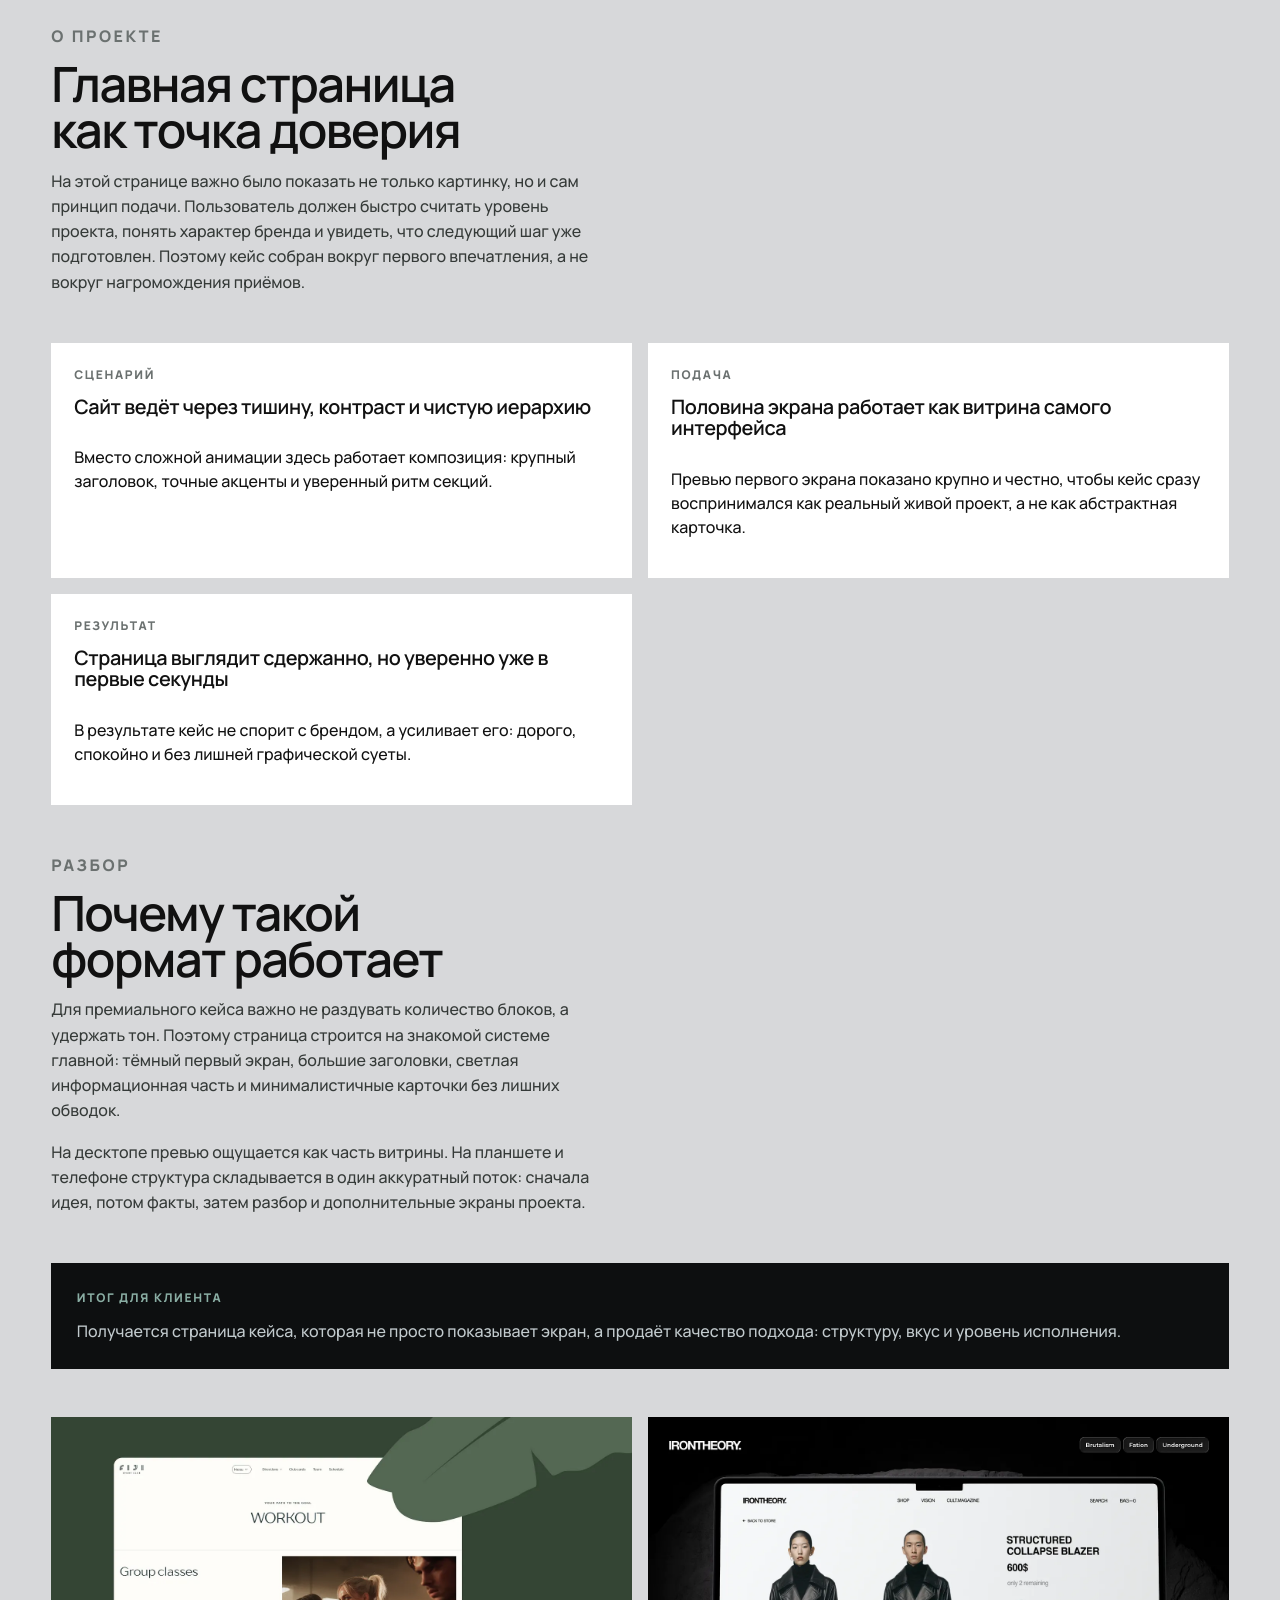
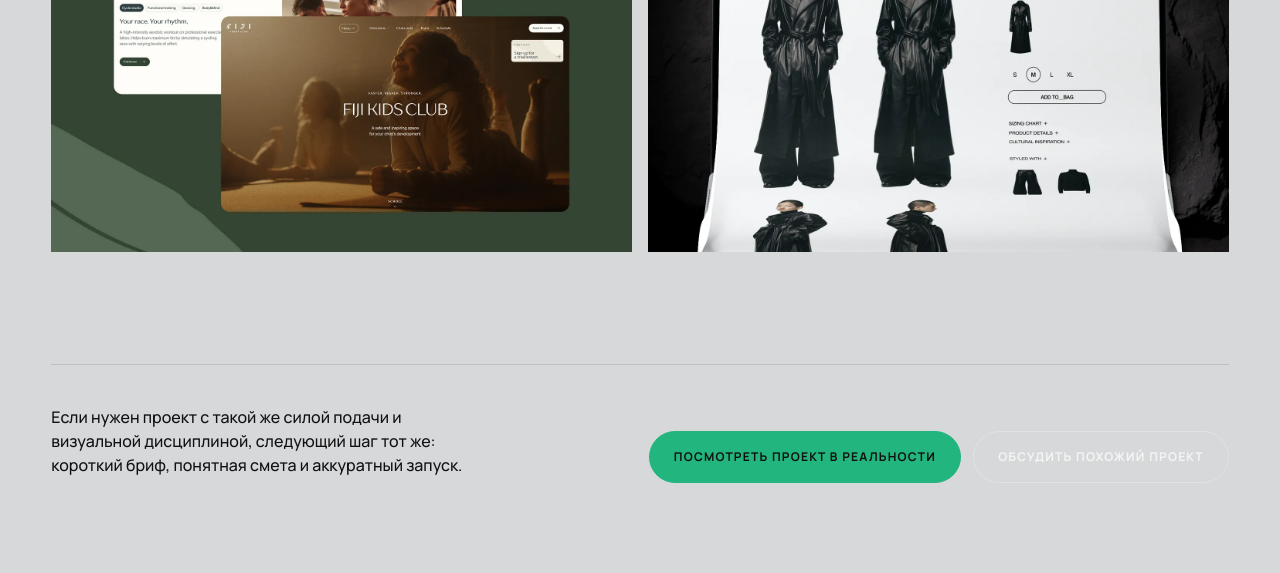
<file: case-live/atelier.html>
<!doctype html>
<html lang="ru">
  <head>
    <meta charset="UTF-8" />
    <meta name="viewport" content="width=device-width, initial-scale=1.0" />
    <title>Кейс — Ателье</title>
    <meta
      name="description"
      content="Кейс сайта Ателье: спокойная премиальная подача, чистая структура и аккуратный сценарий движения к заявке."
    />
    <link rel="preconnect" href="https://fonts.googleapis.com" />
    <link rel="preconnect" href="https://fonts.gstatic.com" crossorigin />
    <link
      href="https://fonts.googleapis.com/css2?family=Manrope:wght@400;500;600;700;800&display=swap"
      rel="stylesheet"
    />
    <link rel="stylesheet" href="./case.css" />
  </head>
  <body>
    <div class="case-page">
      <header class="case-topbar">
        <a class="case-brand" href="../index.html">© Николай Башкирев</a>
        <p class="case-breadcrumb">Кейс / Ателье</p>
        <a class="case-back" href="../index.html#work">Вернуться к кейсам</a>
      </header>

      <section class="case-hero">
        <div class="case-shell">
          <div class="case-hero-grid">
            <div>
              <p class="case-kicker">Премиальный лендинг</p>
              <h1 class="case-title">Ателье — спокойная подача и акцент на доверие</h1>
              <p class="case-lead">
                Это кейс про сайт, который не давит эффектами, а аккуратно собирает впечатление
                о бренде. Здесь важны воздух, ритм блоков, крупная типографика и уверенная
                подводка к контакту без визуального шума.
              </p>

              <div class="case-actions">
                <a
                  class="case-btn"
                  href="../images/8f7594ceed9b33bac46283e525ddab42.webp"
                  target="_blank"
                  rel="noreferrer noopener"
                  >Посмотреть проект в реальности</a
                >
                <a class="case-btn secondary" href="../index.html#work">Вернуться к кейсам</a>
              </div>

              <div class="case-facts">
                <div class="case-fact">
                  <span>Формат</span>
                  <strong>Премиальный сайт для студии и визуального бренда</strong>
                </div>
                <div class="case-fact">
                  <span>Срок</span>
                  <strong>14–21 рабочий день</strong>
                </div>
                <div class="case-fact">
                  <span>Задача</span>
                  <strong>Собрать дорогую подачу без перегруза и лишней декоративности</strong>
                </div>
                <div class="case-fact">
                  <span>Что сделано</span>
                  <strong>Структура, дизайн, вёрстка, адаптация под все экраны</strong>
                </div>
              </div>
            </div>

            <div class="case-preview">
              <div class="case-frame">
                <img src="../images/8f7594ceed9b33bac46283e525ddab42.webp" alt="Главный экран кейса Ателье" />
                <span class="case-frame-label">Главный экран проекта</span>
              </div>
            </div>
          </div>
        </div>
      </section>

      <main class="case-main">
        <div class="case-layout">
          <section class="case-section">
            <div class="case-section-head">
              <p class="case-kicker">О проекте</p>
              <h2>Главная страница как точка доверия</h2>
            </div>
            <p>
              На этой странице важно было показать не только картинку, но и сам принцип подачи.
              Пользователь должен быстро считать уровень проекта, понять характер бренда и увидеть,
              что следующий шаг уже подготовлен. Поэтому кейс собран вокруг первого впечатления,
              а не вокруг нагромождения приёмов.
            </p>
          </section>

          <section class="case-grid">
            <article class="case-card">
              <span>Сценарий</span>
              <strong>Сайт ведёт через тишину, контраст и чистую иерархию</strong>
              <p>
                Вместо сложной анимации здесь работает композиция: крупный заголовок, точные
                акценты и уверенный ритм секций.
              </p>
            </article>

            <article class="case-card">
              <span>Подача</span>
              <strong>Половина экрана работает как витрина самого интерфейса</strong>
              <p>
                Превью первого экрана показано крупно и честно, чтобы кейс сразу воспринимался как
                реальный живой проект, а не как абстрактная карточка.
              </p>
            </article>

            <article class="case-card">
              <span>Результат</span>
              <strong>Страница выглядит сдержанно, но уверенно уже в первые секунды</strong>
              <p>
                В результате кейс не спорит с брендом, а усиливает его: дорого, спокойно и без
                лишней графической суеты.
              </p>
            </article>
          </section>

          <section class="case-split">
            <div class="case-section">
              <div class="case-section-head">
                <p class="case-kicker">Разбор</p>
                <h2>Почему такой формат работает</h2>
              </div>
              <p>
                Для премиального кейса важно не раздувать количество блоков, а удержать тон.
                Поэтому страница строится на знакомой системе главной: тёмный первый экран,
                большие заголовки, светлая информационная часть и минималистичные карточки без
                лишних обводок.
              </p>
              <p>
                На десктопе превью ощущается как часть витрины. На планшете и телефоне структура
                складывается в один аккуратный поток: сначала идея, потом факты, затем разбор и
                дополнительные экраны проекта.
              </p>
            </div>

            <aside class="case-note">
              <span>Итог для клиента</span>
              <p>
                Получается страница кейса, которая не просто показывает экран, а продаёт качество
                подхода: структуру, вкус и уровень исполнения.
              </p>
            </aside>
          </section>

          <section class="case-gallery">
            <div class="case-shot">
              <img src="../images/2003e7ccb4974bf56d7eddd05a7e92ff.webp" alt="Дополнительный экран кейса Ателье" />
            </div>
            <div class="case-shot">
              <img src="../images/75464036f4349803766b985f48eac090.webp" alt="Фрагмент интерфейса кейса Ателье" />
            </div>
          </section>

          <div class="case-footer">
            <p>
              Если нужен проект с такой же силой подачи и визуальной дисциплиной, следующий шаг тот
              же: короткий бриф, понятная смета и аккуратный запуск.
            </p>
            <div class="case-actions">
              <a
                class="case-btn"
                href="../images/8f7594ceed9b33bac46283e525ddab42.webp"
                target="_blank"
                rel="noreferrer noopener"
                >Посмотреть проект в реальности</a
              >
              <a class="case-btn secondary" href="../index.html#contact">Обсудить похожий проект</a>
            </div>
          </div>
        </div>
      </main>
    </div>
  </body>
</html>
</file>
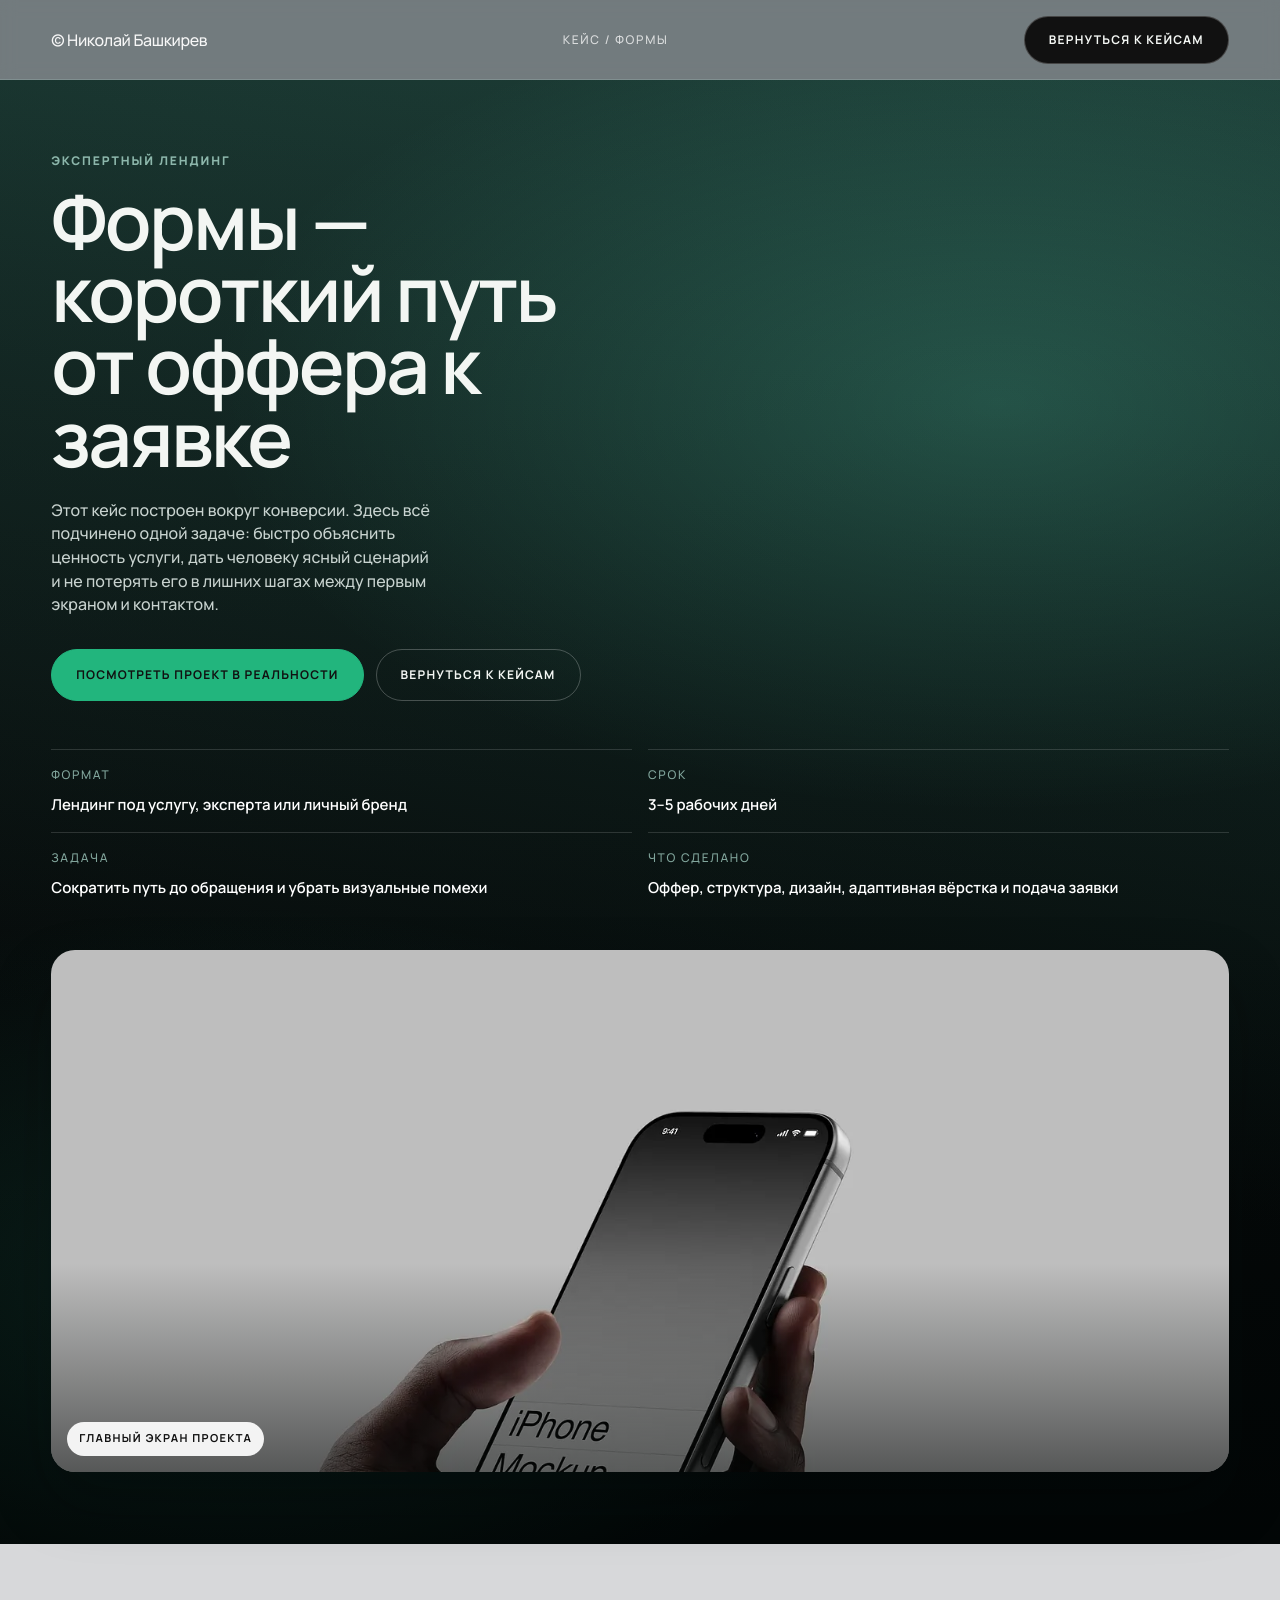
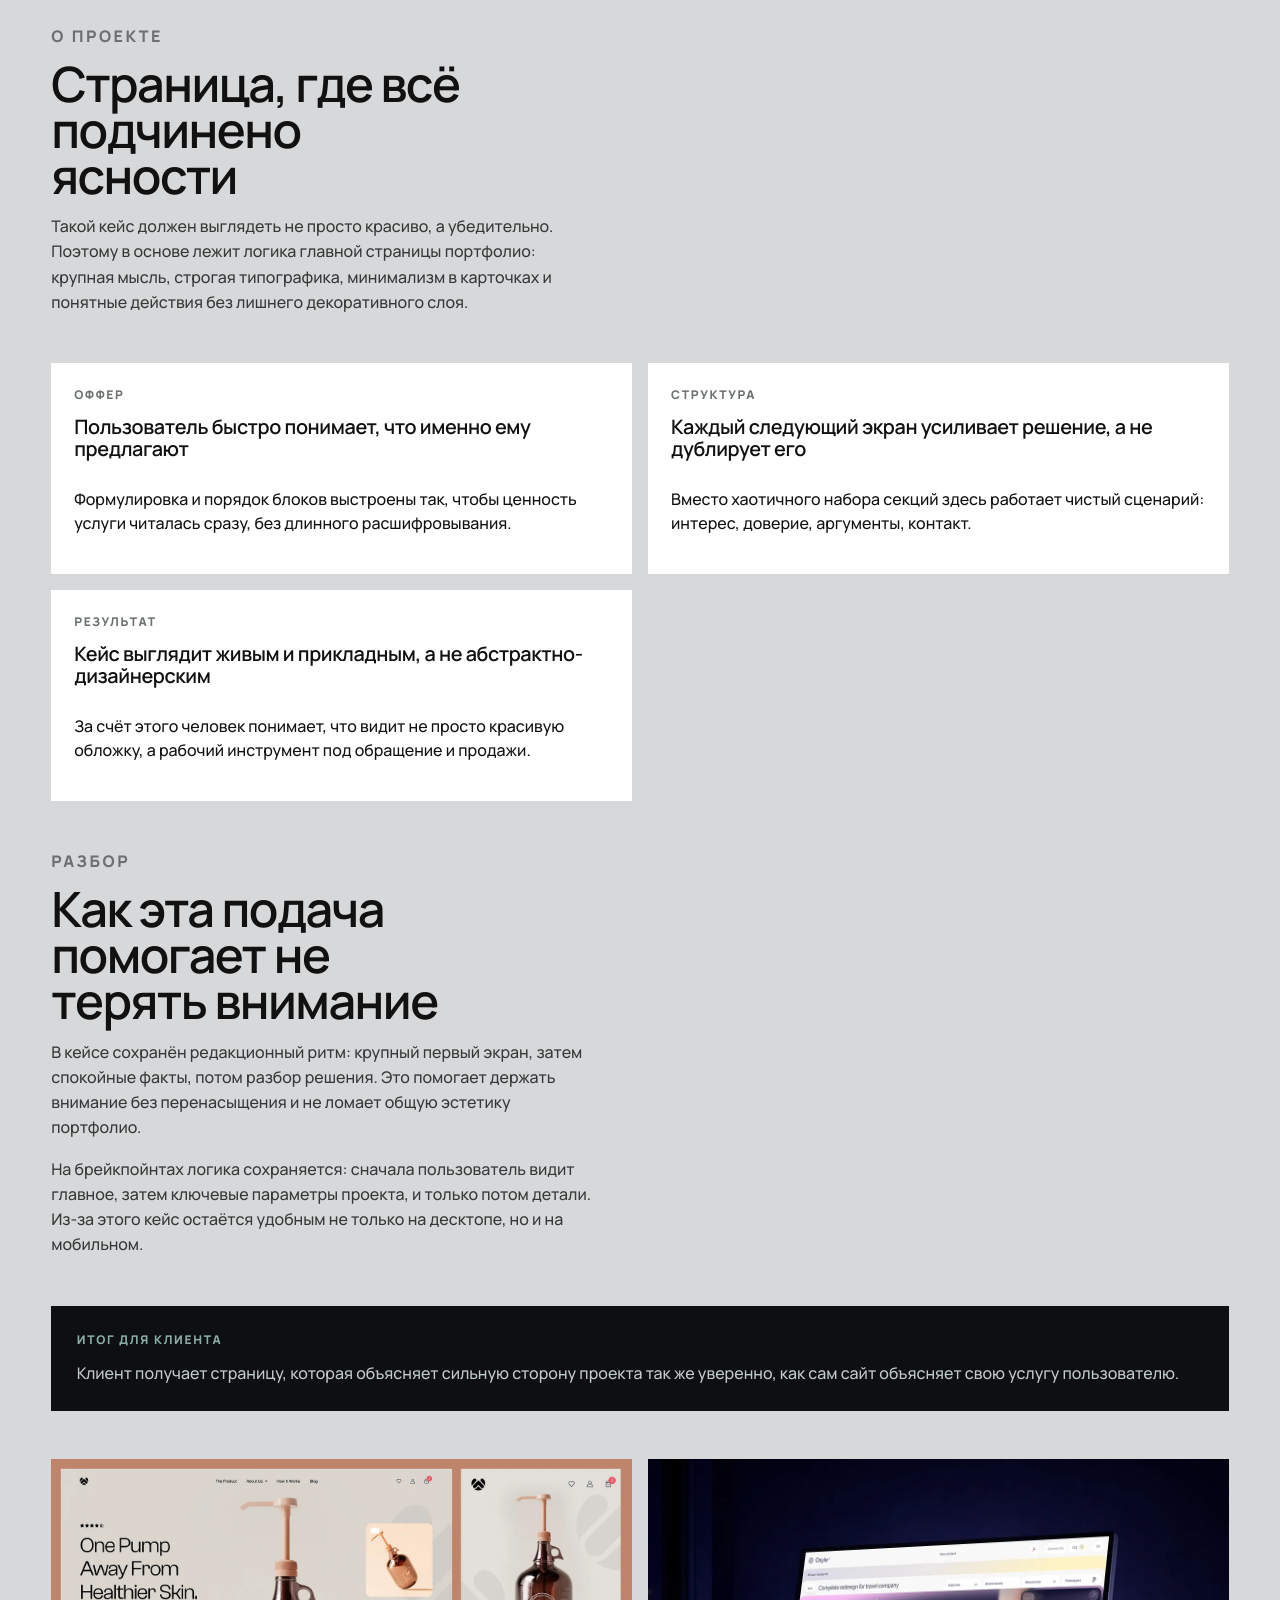
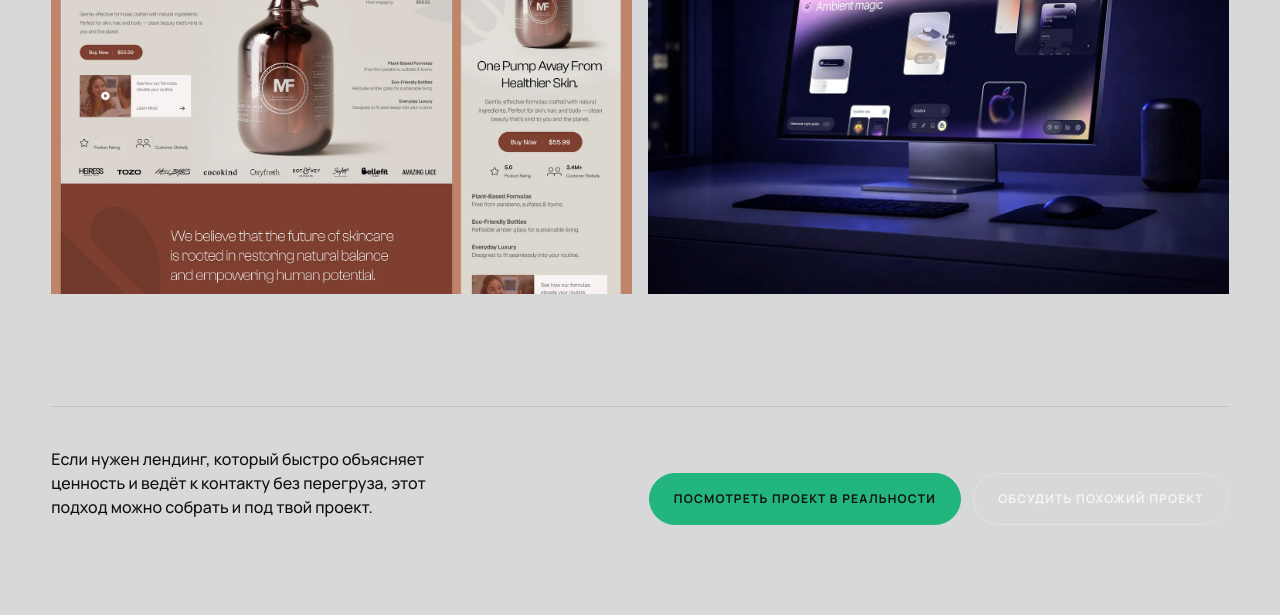
<file: case-live/forms.html>
<!doctype html>
<html lang="ru">
  <head>
    <meta charset="UTF-8" />
    <meta name="viewport" content="width=device-width, initial-scale=1.0" />
    <title>Кейс — Формы</title>
    <meta
      name="description"
      content="Кейс сайта Формы: короткий путь от оффера к заявке, чистая структура и понятный сценарий чтения."
    />
    <link rel="preconnect" href="https://fonts.googleapis.com" />
    <link rel="preconnect" href="https://fonts.gstatic.com" crossorigin />
    <link
      href="https://fonts.googleapis.com/css2?family=Manrope:wght@400;500;600;700;800&display=swap"
      rel="stylesheet"
    />
    <link rel="stylesheet" href="./case.css" />
  </head>
  <body>
    <div class="case-page">
      <header class="case-topbar">
        <a class="case-brand" href="../index.html">© Николай Башкирев</a>
        <p class="case-breadcrumb">Кейс / Формы</p>
        <a class="case-back" href="../index.html#work">Вернуться к кейсам</a>
      </header>

      <section class="case-hero">
        <div class="case-shell">
          <div class="case-hero-grid">
            <div>
              <p class="case-kicker">Экспертный лендинг</p>
              <h1 class="case-title">Формы — короткий путь от оффера к заявке</h1>
              <p class="case-lead">
                Этот кейс построен вокруг конверсии. Здесь всё подчинено одной задаче: быстро
                объяснить ценность услуги, дать человеку ясный сценарий и не потерять его в лишних
                шагах между первым экраном и контактом.
              </p>

              <div class="case-actions">
                <a
                  class="case-btn"
                  href="../images/e044c67941cee14a95d2ec7b45b029a7.webp"
                  target="_blank"
                  rel="noreferrer noopener"
                  >Посмотреть проект в реальности</a
                >
                <a class="case-btn secondary" href="../index.html#work">Вернуться к кейсам</a>
              </div>

              <div class="case-facts">
                <div class="case-fact">
                  <span>Формат</span>
                  <strong>Лендинг под услугу, эксперта или личный бренд</strong>
                </div>
                <div class="case-fact">
                  <span>Срок</span>
                  <strong>3–5 рабочих дней</strong>
                </div>
                <div class="case-fact">
                  <span>Задача</span>
                  <strong>Сократить путь до обращения и убрать визуальные помехи</strong>
                </div>
                <div class="case-fact">
                  <span>Что сделано</span>
                  <strong>Оффер, структура, дизайн, адаптивная вёрстка и подача заявки</strong>
                </div>
              </div>
            </div>

            <div class="case-preview">
              <div class="case-frame">
                <img src="../images/e044c67941cee14a95d2ec7b45b029a7.webp" alt="Главный экран кейса Формы" />
                <span class="case-frame-label">Главный экран проекта</span>
              </div>
            </div>
          </div>
        </div>
      </section>

      <main class="case-main">
        <div class="case-layout">
          <section class="case-section">
            <div class="case-section-head">
              <p class="case-kicker">О проекте</p>
              <h2>Страница, где всё подчинено ясности</h2>
            </div>
            <p>
              Такой кейс должен выглядеть не просто красиво, а убедительно. Поэтому в основе лежит
              логика главной страницы портфолио: крупная мысль, строгая типографика, минимализм в
              карточках и понятные действия без лишнего декоративного слоя.
            </p>
          </section>

          <section class="case-grid">
            <article class="case-card">
              <span>Оффер</span>
              <strong>Пользователь быстро понимает, что именно ему предлагают</strong>
              <p>
                Формулировка и порядок блоков выстроены так, чтобы ценность услуги читалась сразу,
                без длинного расшифровывания.
              </p>
            </article>

            <article class="case-card">
              <span>Структура</span>
              <strong>Каждый следующий экран усиливает решение, а не дублирует его</strong>
              <p>
                Вместо хаотичного набора секций здесь работает чистый сценарий: интерес, доверие,
                аргументы, контакт.
              </p>
            </article>

            <article class="case-card">
              <span>Результат</span>
              <strong>Кейс выглядит живым и прикладным, а не абстрактно-дизайнерским</strong>
              <p>
                За счёт этого человек понимает, что видит не просто красивую обложку, а рабочий
                инструмент под обращение и продажи.
              </p>
            </article>
          </section>

          <section class="case-split">
            <div class="case-section">
              <div class="case-section-head">
                <p class="case-kicker">Разбор</p>
                <h2>Как эта подача помогает не терять внимание</h2>
              </div>
              <p>
                В кейсе сохранён редакционный ритм: крупный первый экран, затем спокойные факты,
                потом разбор решения. Это помогает держать внимание без перенасыщения и не ломает
                общую эстетику портфолио.
              </p>
              <p>
                На брейкпойнтах логика сохраняется: сначала пользователь видит главное, затем
                ключевые параметры проекта, и только потом детали. Из-за этого кейс остаётся
                удобным не только на десктопе, но и на мобильном.
              </p>
            </div>

            <aside class="case-note">
              <span>Итог для клиента</span>
              <p>
                Клиент получает страницу, которая объясняет сильную сторону проекта так же уверенно,
                как сам сайт объясняет свою услугу пользователю.
              </p>
            </aside>
          </section>

          <section class="case-gallery">
            <div class="case-shot">
              <img src="../images/2a219984e560edcd233844e7154fb739.webp" alt="Дополнительный экран кейса Формы" />
            </div>
            <div class="case-shot">
              <img src="../images/f25e0a33fa5c18ab667d6424b6829264b.webp" alt="Деталь интерфейса кейса Формы" />
            </div>
          </section>

          <div class="case-footer">
            <p>
              Если нужен лендинг, который быстро объясняет ценность и ведёт к контакту без
              перегруза, этот подход можно собрать и под твой проект.
            </p>
            <div class="case-actions">
              <a
                class="case-btn"
                href="../images/e044c67941cee14a95d2ec7b45b029a7.webp"
                target="_blank"
                rel="noreferrer noopener"
                >Посмотреть проект в реальности</a
              >
              <a class="case-btn secondary" href="../index.html#contact">Обсудить похожий проект</a>
            </div>
          </div>
        </div>
      </main>
    </div>
  </body>
</html>
</file>
<file: brief/brief.css>
:root {
  --space-1: 4px;
  --space-2: 8px;
  --space-3: 12px;
  --space-4: 16px;
  --space-5: 24px;
  --space-6: 32px;
  --space-7: 48px;
  --space-8: 64px;
  --space-9: 80px;

  --color-bg-page: #d7d8da;
  --color-surface: #ffffff;
  --color-surface-dark: #0d0f10;
  --color-hero: #050807;
  --color-text: #111111;
  --color-text-soft: #3c3c3a;
  --color-text-inverse: #f3f6f3;
  --color-border: rgba(17, 17, 17, 0.18);
  --color-accent: #22b57d;
  --color-accent-hover: #1b8f64;
  --color-accent-rgb: 34, 181, 125;
  --color-cta: #111111;
  --color-cta-hover: #1f2422;

  --page: var(--color-bg-page);
  --paper: var(--color-surface);
  --hero: var(--color-hero);
  --ink: var(--color-text);
  --ink-soft: var(--color-text-soft);
  --accent: var(--color-accent);

  --container-max: 1440px;
  --quiz-max: 1160px;
  --gutter: clamp(var(--space-4), 4vw, var(--space-8));
  --touch-min: 44px;

  --fs-1: 12px;
  --fs-2: clamp(16px, 1.2vw, 20px);
  --fs-3: clamp(24px, 2.2vw, 36px);
  --fs-4: clamp(32px, 4.8vw, 64px);
  --fs-5: clamp(48px, 8.6vw, 80px);
  --fs-section-title: clamp(3rem, 3.8vw, 64px);
  --ff-section-title: "Manrope", sans-serif;
  --section-title-leading: 0.94;
  --section-title-tracking: -0.032em;
  --section-title-weight: 600;
}

* {
  box-sizing: border-box;
}

html {
  scroll-behavior: smooth;
  overflow-x: clip;
}

body {
  margin: 0;
  background:
    radial-gradient(1200px 520px at 82% 10%, rgba(72, 182, 154, 0.18), rgba(0, 0, 0, 0) 72%),
    radial-gradient(900px 420px at 14% 92%, rgba(61, 170, 141, 0.18), rgba(0, 0, 0, 0) 68%),
    linear-gradient(180deg, #eef0f1 0%, var(--page) 100%);
  color: var(--ink);
  width: 100%;
  max-width: 100%;
  overflow-x: clip;
  font-family: "Manrope", sans-serif;
  font-weight: 500;
  line-height: 1.5;
  -webkit-font-smoothing: antialiased;
  text-rendering: geometricPrecision;
}

a,
button {
  touch-action: manipulation;
}

a:focus-visible,
button:focus-visible,
input:focus-visible,
textarea:focus-visible {
  outline: 2px solid currentColor;
  outline-offset: 3px;
}

[hidden] {
  display: none !important;
}

.brief-quiz {
  min-height: 100svh;
  padding: clamp(var(--space-5), 4vw, var(--space-7)) var(--gutter) var(--space-8);
  display: grid;
  align-content: start;
  gap: clamp(var(--space-6), 4vw, var(--space-8));
}

.quiz-head {
  width: min(var(--quiz-max), 100%);
  margin-inline: auto;
  display: grid;
  gap: var(--space-4);
}

.quiz-back-home {
  display: inline-flex;
  align-items: center;
  justify-content: center;
  width: fit-content;
  min-height: 48px;
  padding: 0 var(--space-5);
  border: 1px solid var(--color-cta);
  border-radius: 999px;
  color: var(--color-text-inverse);
  background: var(--color-cta);
  text-decoration: none;
  text-transform: uppercase;
  letter-spacing: 0.1em;
  font-size: var(--fs-1);
  font-weight: 700;
}

.quiz-back-home:hover,
.quiz-back-home:focus-visible {
  background: var(--color-cta-hover);
  border-color: var(--color-cta-hover);
}

.quiz-kicker {
  margin: 0;
  color: var(--ink-soft);
  text-transform: uppercase;
  letter-spacing: 0.16em;
  font-size: var(--fs-1);
  font-weight: 800;
}

.quiz-head h1 {
  margin: 0;
  max-width: 18ch;
  font-family: var(--ff-section-title);
  font-size: var(--fs-section-title);
  line-height: var(--section-title-leading);
  letter-spacing: var(--section-title-tracking);
  font-weight: var(--section-title-weight);
  text-transform: none;
}

.brief-quiz.is-followup-step .quiz-head {
  gap: var(--space-3);
}

.brief-quiz.is-followup-step .quiz-head h1 {
  display: none;
}

.quiz-card {
  width: min(var(--quiz-max), 100%);
  margin-inline: auto;
  padding: clamp(var(--space-5), 4vw, var(--space-7));
  border: 1px solid var(--color-border);
  border-radius: 12px;
  background: rgba(255, 255, 255, 0.94);
}

.quiz-progress-meta {
  display: flex;
  justify-content: space-between;
  align-items: center;
  gap: var(--space-3);
}

.quiz-progress-meta p {
  margin: 0;
}

#quiz-step-label {
  color: var(--ink-soft);
  font-size: var(--fs-1);
  letter-spacing: 0.12em;
  text-transform: uppercase;
}

#quiz-step-title {
  font-size: var(--fs-2);
  font-weight: 600;
  letter-spacing: -0.02em;
}

.quiz-progress-track {
  margin-top: var(--space-3);
  height: 3px;
  background: rgba(17, 17, 17, 0.14);
  overflow: hidden;
}

.quiz-progress-fill {
  width: 12.5%;
  height: 100%;
  background: var(--color-accent);
  transition: width 320ms cubic-bezier(0.32, 0.72, 0, 1);
}

#brief-quiz-form {
  margin-top: var(--space-6);
}

.quiz-step {
  margin: 0;
  border: 0;
  padding: 0;
  display: none;
  gap: var(--space-4);
}

.quiz-step.is-active {
  display: grid;
}

.step-hint {
  margin: 0 0 var(--space-2);
  color: var(--ink-soft);
  font-size: var(--fs-2);
  max-width: 44ch;
}

.quiz-step > label {
  display: grid;
  gap: var(--space-2);
  font-size: var(--fs-2);
  font-weight: 500;
  letter-spacing: -0.015em;
}

.quiz-step input[type="text"],
.quiz-step input[type="email"],
.quiz-step input:not([type]),
.quiz-step textarea {
  width: 100%;
  min-height: 60px;
  border: 1px solid rgba(17, 17, 17, 0.18);
  background: rgba(255, 255, 255, 0.9);
  padding: 0 var(--space-4);
  font-size: var(--fs-2);
  font-family: inherit;
  color: var(--ink);
  box-shadow: none;
  appearance: none;
}

.quiz-step textarea {
  min-height: 180px;
  padding-block: var(--space-4);
  resize: vertical;
}

.quiz-upload {
  display: grid;
  gap: var(--space-3);
  margin-top: var(--space-4);
  padding-top: var(--space-4);
  border-top: 1px solid rgba(17, 17, 17, 0.12);
}

.quiz-file-input {
  position: absolute;
  width: 1px;
  height: 1px;
  padding: 0;
  margin: -1px;
  overflow: hidden;
  clip: rect(0, 0, 0, 0);
  white-space: nowrap;
  border: 0;
}

.quiz-upload-row {
  display: flex;
  flex-wrap: wrap;
  gap: var(--space-3);
  align-items: center;
}

.quiz-upload-trigger,
.quiz-upload-reset {
  display: inline-flex;
  align-items: center;
  justify-content: center;
  min-height: 44px;
  padding: 0 var(--space-4);
  border-radius: 999px;
  border: none;
  background: #f3f6f3;
  color: #151515;
  font-size: 12px;
  line-height: 1;
  font-weight: 700;
  letter-spacing: 0.1em;
  text-transform: uppercase;
  cursor: pointer;
  transition:
    transform 400ms cubic-bezier(0.32, 0.72, 0, 1),
    background-color 220ms cubic-bezier(0.32, 0.72, 0, 1),
    color 220ms cubic-bezier(0.32, 0.72, 0, 1),
    opacity 220ms ease;
}

.quiz-upload-trigger:hover,
.quiz-upload-trigger:focus-visible,
.quiz-upload-reset:hover,
.quiz-upload-reset:focus-visible {
  transform: translateY(-2px);
  background: #ffffff;
}

.quiz-upload-reset {
  background: rgba(17, 17, 17, 0.08);
}

.quiz-upload-meta {
  display: grid;
  gap: 6px;
}

.quiz-upload-name,
.quiz-upload-hint {
  margin: 0;
}

.quiz-upload-name {
  color: var(--ink);
  font-size: 15px;
  line-height: 1.4;
}

.quiz-upload-hint {
  color: var(--ink-soft);
  font-size: 12px;
  line-height: 1.45;
  letter-spacing: 0.04em;
}

.quiz-step input::placeholder,
.quiz-step textarea::placeholder {
  color: rgba(60, 60, 58, 0.58);
}

.quiz-choice {
  display: grid;
  grid-template-columns: 34px minmax(0, 1fr);
  align-items: center;
  gap: var(--space-4);
  padding: var(--space-4) var(--space-4) var(--space-4) var(--space-3);
  border-top: 1px solid rgba(17, 17, 17, 0.12);
  cursor: pointer;
  transition: background-color 180ms ease, border-color 180ms ease;
}

.quiz-choice.is-selected {
  background: rgba(17, 17, 17, 0.035);
}

.quiz-choice-copy {
  display: grid;
  gap: 2px;
}

.quiz-choice-title {
  color: var(--ink);
  font-size: var(--fs-2);
  font-weight: 600;
  letter-spacing: -0.02em;
}

.quiz-choice-meta {
  color: var(--ink-soft);
  font-size: var(--fs-1);
  letter-spacing: -0.01em;
  text-transform: none;
  line-height: 1.35;
}

.quiz-choice:last-child {
  border-bottom: 1px solid rgba(17, 17, 17, 0.12);
}

.quiz-choice input[type="radio"],
.quiz-choice input[type="checkbox"],
.quiz-consent-label input[type="checkbox"] {
  appearance: none;
  margin: 0;
  width: 24px;
  height: 24px;
  border: 1.5px solid rgba(17, 17, 17, 0.6);
  background: transparent;
  position: relative;
  flex: 0 0 auto;
}

.quiz-choice input[type="radio"] {
  border-radius: 999px;
}

.quiz-choice input[type="checkbox"],
.quiz-consent-label input[type="checkbox"] {
  border-radius: 0;
}

.quiz-choice input[type="radio"]::after,
.quiz-choice input[type="checkbox"]::after,
.quiz-consent-label input[type="checkbox"]::after {
  content: "";
  position: absolute;
  inset: 50%;
  width: 12px;
  height: 12px;
  background: var(--ink);
  transform: translate(-50%, -50%) scale(0);
  transition: transform 180ms ease;
}

.quiz-choice input[type="radio"]::after {
  border-radius: 999px;
}

.quiz-choice input[type="checkbox"]::after,
.quiz-consent-label input[type="checkbox"]::after {
  width: 11px;
  height: 11px;
  border-radius: 0;
}

.quiz-choice input:checked::after,
.quiz-consent-label input:checked::after {
  transform: translate(-50%, -50%) scale(1);
}

.quiz-choice:hover {
  background: rgba(17, 17, 17, 0.025);
}

.quiz-custom-field {
  display: grid;
  gap: var(--space-3);
  padding: 0 0 var(--space-5) 50px;
  border-bottom: 1px solid rgba(17, 17, 17, 0.12);
  opacity: 0;
  max-height: 0;
  overflow: hidden;
  pointer-events: none;
  transition:
    opacity 220ms ease,
    max-height 260ms cubic-bezier(0.32, 0.72, 0, 1),
    padding-top 220ms ease,
    padding-bottom 220ms ease;
}

.quiz-choice:has(#quiz-feature-custom-toggle:checked) + .quiz-custom-field,
.quiz-custom-field.is-visible {
  opacity: 1;
  max-height: 220px;
  padding-top: var(--space-2);
  pointer-events: auto;
}

.quiz-custom-field-label {
  color: var(--ink-soft);
  font-size: var(--fs-1);
  letter-spacing: 0.1em;
  text-transform: uppercase;
}

.quiz-custom-field textarea {
  width: 100%;
  min-height: 104px;
  resize: vertical;
}

.quiz-custom-field textarea:disabled {
  opacity: 0.56;
}

.quiz-budget-field {
  display: grid;
  gap: var(--space-3);
  padding: 0 0 var(--space-5) 50px;
  border-bottom: 1px solid rgba(17, 17, 17, 0.12);
  opacity: 0;
  max-height: 0;
  overflow: hidden;
  pointer-events: none;
  transition:
    opacity 220ms ease,
    max-height 280ms cubic-bezier(0.32, 0.72, 0, 1),
    padding-top 220ms ease;
}

.quiz-choice.is-selected + .quiz-budget-field,
.quiz-choice:has(#quiz-budget-custom-toggle:checked) + .quiz-budget-field,
.quiz-budget-field.is-visible {
  opacity: 1;
  max-height: 220px;
  padding-top: var(--space-3);
  pointer-events: auto;
}

.quiz-budget-head {
  display: flex;
  align-items: baseline;
  justify-content: space-between;
  gap: var(--space-3);
}

.quiz-budget-head strong {
  font-size: clamp(1.35rem, 2.4vw, 2rem);
  line-height: 1;
  letter-spacing: -0.03em;
  font-weight: 700;
}

.quiz-budget-field input[type="range"] {
  width: 100%;
  margin: 0;
  accent-color: var(--color-accent);
}

.quiz-budget-range-wrap {
  display: grid;
  gap: var(--space-2);
}

.quiz-budget-field input[type="range"]:disabled {
  opacity: 0.56;
}

.quiz-consent {
  margin-top: var(--space-6);
  display: grid;
  gap: var(--space-3);
  padding-top: var(--space-5);
  border-top: 1px solid rgba(17, 17, 17, 0.12);
}

.quiz-consent-label {
  display: grid;
  grid-template-columns: 24px minmax(0, 1fr);
  gap: var(--space-4);
  align-items: start;
  color: var(--ink);
  font-size: 14px;
  line-height: 1.38;
  letter-spacing: -0.01em;
}

.quiz-consent-label span {
  max-width: 62ch;
}

.quiz-consent-label a {
  color: inherit;
  text-decoration: underline;
  text-decoration-thickness: 1px;
  text-underline-offset: 3px;
}

.quiz-consent-error {
  margin: 0;
  color: #8b3f36;
  font-size: var(--fs-1);
  line-height: 1.45;
}

.quiz-actions {
  margin-top: var(--space-6);
  display: grid;
  grid-template-columns: repeat(3, minmax(0, 1fr));
  gap: var(--space-3);
}

.quiz-btn {
  min-height: 48px;
  padding: 0 var(--space-5);
  border: none;
  border-radius: 999px;
  background: #f3f6f3;
  color: #151515;
  text-decoration: none;
  display: inline-flex;
  align-items: center;
  justify-content: center;
  cursor: pointer;
  font-size: 13px;
  line-height: 1;
  font-weight: 700;
  letter-spacing: 0.1em;
  text-transform: uppercase;
  transition:
    transform 500ms cubic-bezier(0.32, 0.72, 0, 1),
    opacity 500ms cubic-bezier(0.32, 0.72, 0, 1),
    background-color 220ms cubic-bezier(0.32, 0.72, 0, 1),
    color 220ms cubic-bezier(0.32, 0.72, 0, 1);
}

.quiz-btn.primary {
  background: var(--color-cta);
  color: var(--color-text-inverse);
}

.quiz-btn.secondary {
  background: #f3f6f3;
  color: #151515;
}

.quiz-btn.primary:hover,
.quiz-btn.primary:focus-visible {
  background: var(--color-cta-hover);
  transform: translateY(-2px);
}

.quiz-btn.secondary:hover,
.quiz-btn.secondary:focus-visible {
  background: #ffffff;
  transform: translateY(-2px);
}

.quiz-btn:disabled {
  cursor: default;
  opacity: 0.42;
  transform: none;
  background: rgba(243, 246, 243, 0.72);
  color: rgba(21, 21, 21, 0.44);
}

.quiz-btn.primary:disabled {
  background: rgba(17, 17, 17, 0.18);
  color: rgba(255, 255, 255, 0.76);
}

#quiz-submit {
  display: none;
}

.quiz-success {
  margin-top: var(--space-6);
  padding-top: var(--space-5);
  border-top: 1px solid rgba(17, 17, 17, 0.12);
}

.quiz-success-tag {
  margin: 0 0 var(--space-3);
  color: var(--ink-soft);
  text-transform: uppercase;
  letter-spacing: 0.16em;
  font-size: var(--fs-1);
  font-weight: 800;
}

.quiz-success h2 {
  margin: 0;
  max-width: 10ch;
  font-family: var(--ff-section-title);
  font-size: clamp(2.2rem, 4.2vw, 4.5rem);
  line-height: var(--section-title-leading);
  letter-spacing: var(--section-title-tracking);
  font-weight: var(--section-title-weight);
}

.quiz-success p {
  margin: var(--space-3) 0 0;
  color: var(--ink-soft);
  font-size: var(--fs-2);
  max-width: 38ch;
}

.quiz-success .quiz-btn {
  margin-top: var(--space-5);
  min-width: min(100%, 360px);
}

@media (max-width: 1024px) {
  .quiz-head h1 {
    max-width: 17ch;
  }

  .quiz-actions {
    grid-template-columns: 1fr 1fr;
  }

  #quiz-submit {
    grid-column: 1 / -1;
  }
}

@media (max-width: 768px) {
  .brief-quiz {
    padding-block: var(--space-5) var(--space-7);
    gap: var(--space-5);
  }

  .quiz-head {
    gap: var(--space-3);
  }

  .quiz-head h1 {
    max-width: 16ch;
    font-size: clamp(2.35rem, 8.6vw, 3.25rem);
    line-height: 0.92;
  }

  .quiz-card {
    padding: var(--space-5);
  }

  .quiz-progress-meta {
    display: grid;
    gap: var(--space-2);
    justify-content: start;
  }

  .quiz-step > label,
  .step-hint,
  .quiz-consent-label,
  #quiz-step-title {
    font-size: 15px;
  }

  .quiz-consent-label {
    line-height: 1.36;
  }

  .quiz-choice {
    grid-template-columns: 30px minmax(0, 1fr);
    gap: var(--space-3);
  }

  .quiz-custom-field {
    padding-left: 45px;
  }

  .quiz-budget-field {
    padding-left: 45px;
  }

  .quiz-choice input[type="radio"],
  .quiz-choice input[type="checkbox"],
  .quiz-consent-label input[type="checkbox"] {
    width: 22px;
    height: 22px;
  }

  .quiz-actions {
    grid-template-columns: 1fr;
  }

  .quiz-btn,
  .quiz-success .quiz-btn {
    width: 100%;
    min-width: 0;
  }
}

@media (max-width: 480px) {
  :root {
    --gutter: var(--space-4);
  }

  .quiz-head h1 {
    max-width: 15ch;
  }

  .quiz-card {
    padding: var(--space-4);
  }

  .quiz-step input[type="text"],
  .quiz-step input[type="email"],
  .quiz-step input:not([type]),
  .quiz-step textarea {
    min-height: 54px;
    padding-inline: var(--space-3);
    font-size: 16px;
  }

  .quiz-step textarea {
    min-height: 150px;
  }

  .quiz-upload-name {
    font-size: 14px;
  }

  .quiz-upload-hint {
    font-size: 11px;
  }

  .quiz-custom-field.is-visible {
    max-height: 148px;
  }

  .quiz-budget-field.is-visible {
    max-height: 280px;
  }

  .quiz-consent-label {
    grid-template-columns: 22px minmax(0, 1fr);
    font-size: 13px;
    line-height: 1.34;
  }

  .quiz-btn,
  .quiz-back-home {
    font-size: 11px;
  }
}
</file>
<file: styles.css>
:root {
  --space-1: 4px;
  --space-2: 8px;
  --space-3: 12px;
  --space-4: 16px;
  --space-5: 24px;
  --space-6: 32px;
  --space-7: 48px;
  --space-8: 64px;
  --space-9: 80px;

  --radius-sm: 12px;
  --radius-md: 16px;
  --radius-lg: 24px;
  --radius-pill: 999px;

  --color-bg-page: #d7d8da;
  --color-surface: #ffffff;
  --color-surface-dark: #0d0f10;
  --color-hero: #050807;
  --color-text: #111111;
  --color-text-soft: #3c3c3a;
  --color-text-inverse: #f3f6f3;
  --color-border: rgba(17, 17, 17, 0.18);
  --color-accent: #22b57d;
  --color-accent-hover: #1b8f64;
  --color-accent-rgb: 34, 181, 125;
  --color-cta: #111111;
  --color-cta-hover: #1f2422;

  --page: var(--color-bg-page);
  --paper: var(--color-surface);
  --hero: var(--color-hero);
  --ink: var(--color-text);
  --ink-soft: var(--color-text-soft);
  --accent: var(--color-accent);

  --container-max: 1440px;
  --gutter: clamp(var(--space-4), 4vw, var(--space-8));
  --header-offset: 80px;
  --touch-min: 44px;

  --fs-1: 12px;
  --fs-2: clamp(16px, 1.2vw, 20px);
  --fs-3: clamp(24px, 2.2vw, 36px);
  --fs-4: clamp(32px, 4.8vw, 64px);
  --fs-5: clamp(48px, 8.6vw, 80px);
  --fs-display: 48px;
  --fs-section-title: clamp(3rem, 3.8vw, 64px);
  --ff-section-title: "Manrope", sans-serif;
  --section-title-leading: 0.94;
  --section-title-tracking: -0.032em;
  --section-title-weight: 600;
  --section-space: clamp(calc(var(--space-7) * 1.2), 10.8vh, calc(var(--space-9) * 1.2));
}

* {
  box-sizing: border-box;
}

html {
  scroll-behavior: auto;
  overflow-x: clip;
}

html.lenis,
html.lenis body {
  height: auto;
}

.lenis.lenis-smooth {
  scroll-behavior: auto !important;
}

.lenis.lenis-stopped {
  overflow: hidden;
}

body {
  margin: 0;
  background: var(--page);
  color: var(--ink);
  width: 100%;
  max-width: 100%;
  overflow-x: clip;
  font-family: "Manrope", sans-serif;
  font-weight: 500;
  line-height: 1.5;
  -webkit-font-smoothing: antialiased;
  text-rendering: geometricPrecision;
  -webkit-tap-highlight-color: rgba(0, 0, 0, 0.12);
}

main {
  width: 100%;
  max-width: 100%;
  overflow-x: clip;
}

img,
video {
  max-width: 100%;
}

body.menu-open {
  overflow: hidden;
}

a:focus-visible,
button:focus-visible {
  outline: 2px solid currentColor;
  outline-offset: 3px;
}

a,
button {
  touch-action: manipulation;
}

a:not(.skip-link):not(.work-card) {
  text-decoration: none;
}

a:not(.skip-link):not(.work-card)::after,
.hero-nav a::after,
.mobile-menu a::after,
.footer a::after,
.hero-talk::after,
.hero-cases::after,
.brief-actions a::after,
.package-cta::after,
.package-order::after,
.footer-bottom a::after {
  content: none !important;
}

[id] {
  scroll-margin-top: var(--header-offset);
}

.skip-link {
  position: fixed;
  top: var(--space-2);
  left: var(--space-2);
  z-index: 300;
  padding: var(--space-2) var(--space-3);
  border-radius: var(--radius-pill);
  background: var(--color-cta);
  color: var(--color-text-inverse);
  text-decoration: none;
  font-size: var(--fs-1);
  text-transform: uppercase;
  letter-spacing: 0.08em;
  transform: translateY(-180%);
  transition: transform 300ms cubic-bezier(0.32, 0.72, 0, 1);
}

.skip-link:focus-visible {
  transform: translateY(0);
}

.wrap {
  width: min(var(--container-max), 100%);
  margin-inline: auto;
  padding-inline: var(--gutter);
}

.section {
  padding: var(--section-space) 0;
}

.section-tag {
  margin: 0;
  text-transform: uppercase;
  letter-spacing: 0.16em;
  font-size: var(--fs-1);
  font-weight: 800;
  color: #6c6c67;
}

.hero {
  position: relative;
  width: 100%;
  margin: 0;
  min-height: 88vh;
  background:
    linear-gradient(180deg, rgba(4, 15, 13, 0.14), rgba(3, 8, 8, 0.42)),
    url("./images/nick.jpg") center center / cover no-repeat;
  color: #f4f4f1;
  overflow: hidden;
  padding: 0 0 var(--space-5);
  display: flex;
  flex-direction: column;
}

.hero-stage {
  position: relative;
  min-height: 100vh;
  display: flex;
  flex: 1;
  flex-direction: column;
  padding-top: var(--header-offset);
}

@media (min-width: 1025px) {
  .hero {
    min-height: 88vh;
    padding-bottom: var(--space-5);
  }

  .hero-stage {
    min-height: 88vh;
  }
}

.hero-waves,
.hero-noise {
  position: absolute;
  inset: 0;
  pointer-events: none;
}

.hero-waves {
  background:
    radial-gradient(1600px 860px at 72% 42%, rgba(25, 143, 118, 0.24), rgba(0, 0, 0, 0) 68%),
    radial-gradient(1180px 680px at 18% 78%, rgba(108, 255, 223, 0.12), rgba(0, 0, 0, 0) 72%),
    radial-gradient(920px 520px at 54% 24%, rgba(173, 255, 240, 0.05), rgba(0, 0, 0, 0) 76%),
    linear-gradient(180deg, rgba(6, 24, 21, 0.08), rgba(2, 7, 7, 0.34));
  filter: saturate(1.03) contrast(1.02) blur(18px);
  transform: scale(1.04);
  animation: hero-waves-shift 18s cubic-bezier(0.32, 0.72, 0, 1) infinite alternate;
}

.hero-waves::before,
.hero-waves::after {
  content: "";
  position: absolute;
  border-radius: 999px;
  pointer-events: none;
}

.hero-waves::before {
  width: clamp(420px, 48vw, 720px);
  height: clamp(330px, 44vh, 520px);
  left: -10%;
  bottom: -28%;
  transform: rotate(-14deg);
  background:
    radial-gradient(80% 58% at 50% 50%, rgba(181, 255, 231, 0.44), rgba(181, 255, 231, 0) 74%),
    radial-gradient(58% 48% at 64% 52%, rgba(7, 35, 30, 0.96), rgba(7, 35, 30, 0) 80%);
  filter: blur(18px);
  animation: hero-orb-left 16s cubic-bezier(0.32, 0.72, 0, 1) infinite alternate;
}

.hero-waves::after {
  width: clamp(400px, 50vw, 780px);
  height: clamp(320px, 38vh, 470px);
  right: -8%;
  top: -20%;
  transform: rotate(-22deg);
  background:
    radial-gradient(80% 62% at 50% 48%, rgba(204, 255, 242, 0.42), rgba(204, 255, 242, 0) 68%),
    radial-gradient(52% 44% at 62% 56%, rgba(9, 50, 42, 0.95), rgba(9, 50, 42, 0) 76%);
  filter: blur(16px);
  animation: hero-orb-right 20s cubic-bezier(0.32, 0.72, 0, 1) infinite alternate;
}

.hero-noise {
  opacity: 0;
  background: none;
  animation: none;
}

@keyframes hero-waves-shift {
  0% {
    transform: scale(1.03) translate3d(-1.2%, 0.8%, 0);
    filter: saturate(1.03) contrast(1.02) blur(16px);
  }
  50% {
    transform: scale(1.06) translate3d(0.9%, -0.8%, 0);
    filter: saturate(1.08) contrast(1.04) blur(20px);
  }
  100% {
    transform: scale(1.04) translate3d(1.4%, 0.6%, 0);
    filter: saturate(1.06) contrast(1.03) blur(18px);
  }
}

@keyframes hero-orb-left {
  0% {
    transform: rotate(-14deg) translate3d(0, 0, 0) scale(1);
  }
  100% {
    transform: rotate(-18deg) translate3d(6%, -4%, 0) scale(1.06);
  }
}

@keyframes hero-orb-right {
  0% {
    transform: rotate(-22deg) translate3d(0, 0, 0) scale(1);
  }
  100% {
    transform: rotate(-17deg) translate3d(-6%, 5%, 0) scale(1.05);
  }
}

@keyframes hero-noise-drift {
  0% {
    transform: translate3d(0, 0, 0);
  }
  100% {
    transform: translate3d(-6px, 5px, 0);
  }
}

.hero-top,
.hero-mid,
.hero-bottom {
  position: relative;
  z-index: 1;
}

.hero-top {
  width: 100%;
  margin: 0;
  display: flex;
  justify-content: center;
  align-items: center;
  position: fixed;
  top: 0;
  left: 0;
  z-index: 140;
  height: var(--header-offset);
  min-height: 0;
  padding: 0 var(--gutter);
  background: transparent;
  backdrop-filter: none;
  -webkit-backdrop-filter: none;
  transition: opacity 420ms cubic-bezier(0.32, 0.72, 0, 1), transform 420ms cubic-bezier(0.32, 0.72, 0, 1),
    background-color 700ms cubic-bezier(0.32, 0.72, 0, 1), backdrop-filter 700ms cubic-bezier(0.32, 0.72, 0, 1),
    -webkit-backdrop-filter 700ms cubic-bezier(0.32, 0.72, 0, 1);
}

body:not(.site-ready) .hero-top {
  opacity: 0;
  transform: translateY(-10px);
  pointer-events: none;
}

body.site-ready .hero-top {
  opacity: 1;
  transform: translateY(0);
  pointer-events: auto;
}

body.header-scrolled .hero-top {
  background: rgba(6, 22, 25, 0.48);
  backdrop-filter: blur(8px) saturate(1.05);
  -webkit-backdrop-filter: blur(8px) saturate(1.05);
}

.hero-nav {
  position: static;
  display: flex;
  align-items: center;
  align-self: center;
  height: var(--header-offset);
  gap: var(--space-8);
  padding: 0;
}

.hero-nav a {
  height: var(--header-offset);
  min-height: var(--header-offset);
  width: fit-content;
  color: rgba(255, 255, 255, 0.94);
  text-decoration: none;
  font-size: 12px;
  line-height: 1;
  letter-spacing: 0.1em;
  text-transform: uppercase;
  display: flex;
  justify-content: center;
  align-items: center;
  gap: var(--space-2);
}

.hero-nav a::before {
  content: none;
}

.hero-nav a:hover {
  opacity: 0.76;
}

.hero-brand {
  margin: 0;
  position: static;
  display: inline-flex;
  align-items: center;
  align-self: center;
  height: 100%;
  z-index: 2;
  font-size: clamp(16px, 1.15vw, 20px);
  line-height: 1;
  font-family: "Manrope", sans-serif;
  letter-spacing: -0.02em;
  transition: transform 420ms cubic-bezier(0.32, 0.72, 0, 1), opacity 420ms cubic-bezier(0.32, 0.72, 0, 1);
}

body.brand-hidden .hero-brand {
  transform: none;
  opacity: 1;
}

.hero-talk {
  justify-self: end;
  align-self: center;
  display: inline-flex;
  align-items: center;
  justify-content: center;
  min-height: 48px;
  padding: 0 var(--space-5);
  background: var(--color-cta);
  color: var(--color-text-inverse);
  border: none;
  border-radius: var(--radius-pill);
  text-decoration: none;
  font-size: 13px;
  line-height: 1;
  font-weight: 700;
  letter-spacing: 0.1em;
  text-transform: uppercase;
  transition: transform 500ms cubic-bezier(0.32, 0.72, 0, 1), opacity 500ms cubic-bezier(0.32, 0.72, 0, 1);
}

@media (min-width: 1025px) {
  .hero-top {
    display: grid;
    grid-template-columns: 1fr auto 1fr;
    grid-template-rows: var(--header-offset);
    align-items: center;
  }

  .hero-brand {
    grid-row: 1;
    grid-column: 1;
    justify-self: start;
  }

  .hero-nav {
    grid-row: 1;
    grid-column: 2;
    justify-self: center;
  }

  .hero-talk {
    grid-row: 1;
    grid-column: 3;
    justify-self: end;
  }
}

.hero-talk:hover {
  transform: translateY(-2px);
  background: #161818;
  opacity: 1;
}

.hero-cases:hover,
.hero-cases:focus-visible {
  transform: translateY(-2px);
  background: #161818;
  opacity: 1;
}

.menu-button,
.menu-close {
  display: none;
  align-self: center;
  justify-content: center;
  border: 0;
  background: var(--color-surface);
  color: #151515;
  border-radius: 50%;
  min-height: var(--touch-min);
  padding: 0;
  text-transform: uppercase;
  letter-spacing: 0.1em;
  font-weight: 700;
  font-size: var(--fs-1);
  cursor: pointer;
}

.menu-button {
  width: 52px;
  height: 52px;
  min-width: 52px;
}

.menu-button-lines {
  display: inline-grid;
  gap: 4px;
}

.menu-button-lines span {
  display: block;
  width: 18px;
  height: 2px;
  background: currentColor;
}

.mobile-menu {
  position: fixed;
  inset: 0;
  z-index: 190;
  background:
    linear-gradient(180deg, rgba(7, 22, 30, 0.76), rgba(4, 12, 18, 0.84)),
    radial-gradient(1100px 620px at 72% 20%, rgba(85, 255, 217, 0.1), transparent 68%),
    radial-gradient(900px 520px at 18% 78%, rgba(90, 182, 255, 0.08), transparent 72%);
  backdrop-filter: blur(18px) saturate(1.08);
  -webkit-backdrop-filter: blur(18px) saturate(1.08);
  opacity: 0;
  pointer-events: none;
  display: flex;
  flex-direction: column;
  align-items: center;
  justify-content: center;
  gap: var(--space-5);
  padding: calc(var(--header-offset) + var(--space-6)) var(--gutter) var(--space-6);
  overflow-y: auto;
  transition:
    opacity 440ms cubic-bezier(0.32, 0.72, 0, 1),
    backdrop-filter 440ms cubic-bezier(0.32, 0.72, 0, 1),
    -webkit-backdrop-filter 440ms cubic-bezier(0.32, 0.72, 0, 1);
}

.mobile-menu::before {
  content: "";
  position: absolute;
  inset: 0;
  background:
    linear-gradient(rgba(255, 255, 255, 0.06) 1px, transparent 1px),
    linear-gradient(90deg, rgba(255, 255, 255, 0.04) 1px, transparent 1px);
  background-size: 38px 38px;
  opacity: 0.1;
  pointer-events: none;
}

.mobile-menu::after {
  content: "";
  position: absolute;
  inset: 0;
  background:
    radial-gradient(780px 420px at 50% 18%, rgba(186, 234, 255, 0.12), transparent 72%),
    linear-gradient(180deg, rgba(255, 255, 255, 0.03), rgba(255, 255, 255, 0));
  pointer-events: none;
}

body.menu-open .mobile-menu {
  opacity: 1;
  pointer-events: auto;
}

.mobile-menu a {
  order: 1;
  position: relative;
  z-index: 1;
  color: #fff;
  text-decoration: none;
  font-size: clamp(28px, 7vw, 54px);
  letter-spacing: -0.02em;
  font-family: "Cormorant Garamond", serif;
  opacity: 0;
  transform: translateY(18px);
  filter: blur(6px);
  transition:
    color 180ms ease,
    opacity 520ms cubic-bezier(0.2, 0.72, 0, 1),
    transform 520ms cubic-bezier(0.2, 0.72, 0, 1),
    filter 520ms cubic-bezier(0.2, 0.72, 0, 1);
}

.mobile-menu a:hover {
  opacity: 0.72;
}

.mobile-menu a.is-active,
.mobile-menu a:focus-visible,
.mobile-menu a:active {
  color: var(--color-accent);
  opacity: 1;
}

.mobile-menu .menu-close {
  order: 2;
  display: inline-flex;
  margin-top: var(--space-6);
  margin-bottom: 0;
  width: 52px;
  height: 52px;
  min-width: 52px;
  justify-content: center;
  align-items: center;
  text-align: center;
  line-height: 1;
  font-size: 0;
  color: transparent;
  position: relative;
  z-index: 1;
  opacity: 0;
  transform: translateY(18px) scale(0.9);
  filter: blur(6px);
  transition:
    opacity 520ms cubic-bezier(0.2, 0.72, 0, 1),
    transform 520ms cubic-bezier(0.2, 0.72, 0, 1),
    filter 520ms cubic-bezier(0.2, 0.72, 0, 1);
}

.mobile-menu .menu-close::before,
.mobile-menu .menu-close::after {
  content: "";
  position: absolute;
  width: 16px;
  height: 1.5px;
  background: #151515;
  border-radius: 999px;
}

.mobile-menu .menu-close::before {
  transform: rotate(45deg);
}

.mobile-menu .menu-close::after {
  transform: rotate(-45deg);
}

body.menu-open .mobile-menu a,
body.menu-open .mobile-menu .menu-close {
  opacity: 1;
  filter: blur(0);
}

body.menu-open .mobile-menu a {
  transform: translateY(0);
}

body.menu-open .mobile-menu a:nth-of-type(1) {
  transition-delay: 70ms;
}

body.menu-open .mobile-menu a:nth-of-type(2) {
  transition-delay: 130ms;
}

body.menu-open .mobile-menu a:nth-of-type(3) {
  transition-delay: 190ms;
}

body.menu-open .mobile-menu a:nth-of-type(4) {
  transition-delay: 250ms;
}

body.menu-open .mobile-menu a:nth-of-type(5) {
  transition-delay: 310ms;
}

body.menu-open .mobile-menu a:nth-of-type(6) {
  transition-delay: 370ms;
}

body.menu-open .mobile-menu a:nth-of-type(7) {
  transition-delay: 430ms;
}

body.menu-open .mobile-menu .menu-close {
  transform: translateY(0) scale(1);
  transition-delay: 520ms;
}

.hero-mid {
  padding-inline: var(--gutter);
  margin-top: 0;
  display: flex;
  flex-direction: column;
  flex: 1;
  justify-content: center;
  gap: calc(var(--space-5) * 1.1);
  align-items: flex-start;
}

.hero-note {
  margin: 0;
  width: min(60vw, 60rem);
  max-width: 100%;
  font-family: var(--ff-section-title);
  font-size: var(--fs-section-title);
  line-height: var(--section-title-leading);
  font-weight: var(--section-title-weight);
  letter-spacing: var(--section-title-tracking);
  text-transform: none;
  white-space: normal;
  display: block;
  text-align: left;
  color: #fff;
}

.hero-cases {
  display: inline-flex;
  align-items: center;
  justify-content: center;
  min-height: 48px;
  padding: 0 var(--space-5);
  background: var(--color-cta);
  color: var(--color-text-inverse);
  border: none;
  border-radius: var(--radius-pill);
  text-decoration: none;
  font-size: 13px;
  line-height: 1;
  font-weight: 700;
  letter-spacing: 0.1em;
  text-transform: uppercase;
  transition:
    transform 500ms cubic-bezier(0.32, 0.72, 0, 1),
    opacity 500ms cubic-bezier(0.32, 0.72, 0, 1),
    background 500ms cubic-bezier(0.32, 0.72, 0, 1);
}

.hero-social {
  margin: 0;
  font-size: clamp(16px, 1.35vw, 22px);
  letter-spacing: 0.14em;
  text-transform: uppercase;
  white-space: nowrap;
}

.hero-bottom {
  padding-inline: 0;
  margin-top: auto;
  padding-top: clamp(var(--space-8), 10vh, calc(var(--space-8) + var(--space-4)));
  padding-bottom: clamp(var(--space-4), 4.5vh, var(--space-5));
}

.hero-title {
  margin: 0;
  width: 100%;
  font-size: clamp(3rem, 10.4vw, 11.5rem);
  line-height: 0.9;
  letter-spacing: -0.038em;
  font-weight: 700;
  text-transform: uppercase;
  white-space: nowrap;
  filter: brightness(0.45) blur(1.8px);
  transition: filter 1100ms cubic-bezier(0.32, 0.72, 0, 1);
}

.hero-bottom.visible .hero-title {
  filter: brightness(1) blur(0);
}

.hero-meta {
  margin-top: 16px;
  padding-inline: var(--gutter);
  display: flex;
  justify-content: space-between;
  align-items: center;
  flex-wrap: wrap;
  gap: 12px;
  font-size: 11px;
  letter-spacing: 0.16em;
  text-transform: uppercase;
}

.hero-meta > * {
  margin: 0;
  font-size: inherit;
  line-height: 1.1;
  letter-spacing: inherit;
  text-transform: inherit;
  font-weight: 500;
}

.hero-meta a {
  color: #fff;
  text-decoration: none;
}

.hero-email {
  font-weight: inherit;
}

.hero-email:hover,
.hero-email:focus-visible {
  opacity: 0.74;
}

.partners {
  width: 100%;
  margin: 0;
  margin-top: 0;
  overflow: hidden;
  background: var(--paper);
  padding: calc(var(--space-5) * 1.2) var(--gutter);
  display: flex;
  align-items: center;
}

.partners-label {
  margin: 0;
  font-size: var(--fs-3);
  line-height: 1;
  letter-spacing: 0.08em;
  text-transform: uppercase;
}

.partners-track {
  margin-top: 0;
  display: flex;
  width: max-content;
  gap: 0;
  align-items: center;
  will-change: transform;
  animation: partners-marquee 30s linear infinite;
}

.partners-row {
  display: flex;
  flex: 0 0 auto;
  align-items: center;
  gap: clamp(var(--space-6), 7vw, calc(var(--space-8) + var(--space-4)));
  padding-right: clamp(var(--space-6), 7vw, calc(var(--space-8) + var(--space-4)));
  font-size: clamp(18px, 1.7vw, 28px);
  font-family: "Manrope", sans-serif;
  line-height: 1;
  letter-spacing: 0.09em;
  font-weight: 700;
  white-space: nowrap;
}

.partners-row span {
  display: inline-flex;
  align-items: center;
  min-height: 1.1em;
  transform: translateY(0.04em);
}

.partners:hover .partners-track {
  animation-play-state: paused;
}

@keyframes partners-marquee {
  0% {
    transform: translateX(0);
  }
  100% {
    transform: translateX(-50%);
  }
}

.about {
  background: var(--paper);
}

.about.section {
  padding-block: var(--section-space);
}

.about .wrap {
  display: grid;
  grid-template-columns: repeat(3, minmax(0, 1fr));
  column-gap: clamp(var(--space-5), 5vw, var(--space-9));
  row-gap: var(--space-4);
  align-items: start;
  grid-template-areas:
    "tag tag tag"
    "title title side"
    "stats stats stats";
}

.about .section-tag {
  grid-area: tag;
  font-size: 14px;
  font-weight: 800;
  letter-spacing: 0.14em;
  color: #111;
}

.about-title {
  grid-area: title;
  margin: 0;
  max-width: 20ch;
  font-size: var(--fs-section-title);
  line-height: var(--section-title-leading);
  letter-spacing: var(--section-title-tracking);
  font-weight: var(--section-title-weight);
}

.about-side {
  grid-area: side;
  justify-self: start;
  align-self: stretch;
  display: grid;
  grid-template-rows: auto 1fr;
  align-content: start;
  gap: var(--space-4);
  min-height: 100%;
  margin-top: 0;
}

.about-text {
  margin: 0;
  max-width: 30ch;
  font-size: clamp(16px, 1.08vw, 20px);
  line-height: 1.4;
  color: var(--ink-soft);
  background: transparent;
  padding: 0;
  border-radius: 0;
  box-shadow: none;
}

.about-stats {
  grid-area: stats;
  margin-top: clamp(var(--space-5), 3vw, var(--space-7));
  padding-top: clamp(var(--space-5), 3vw, var(--space-6));
  border-top: 1px solid rgba(17, 17, 17, 0.12);
  display: grid;
  grid-template-columns: repeat(4, minmax(0, 1fr));
  gap: clamp(var(--space-4), 2.2vw, var(--space-6));
}

.about-stat {
  display: grid;
  align-content: start;
  gap: 6px;
  min-width: 0;
  padding-right: var(--space-3);
}

.about-stat-value,
.about-stat-label,
.about-stat-copy {
  margin: 0;
}

.about-stat-value {
  font-size: clamp(2.8rem, 5vw, 5rem);
  line-height: 0.88;
  letter-spacing: -0.05em;
  font-weight: 650;
  color: #111;
}

.about-stat-number {
  display: inline-block;
  min-width: 1.2ch;
}

.about-stat-label {
  font-size: clamp(16px, 1.12vw, 19px);
  font-weight: 600;
  letter-spacing: -0.02em;
  text-transform: none;
  color: #111;
}

.about-stat-copy {
  max-width: 24ch;
  font-size: clamp(14px, 0.96vw, 16px);
  line-height: 1.45;
  color: var(--ink-soft);
}

.about-accent {
  justify-self: start;
  align-self: start;
  margin: 0;
  display: inline-grid;
  place-items: center;
  align-items: center;
  justify-content: center;
  width: clamp(22px, 1.8vw, 34px);
  height: clamp(22px, 1.8vw, 34px);
  font-size: clamp(22px, 1.8vw, 34px);
  color: #111;
  line-height: 1;
  transform-origin: center center;
  animation: about-accent-spin 8s linear infinite;
  will-change: transform;
}

.about-accent svg {
  display: block;
  width: 100%;
  height: 100%;
  overflow: visible;
}

.about-accent circle,
.about-accent path {
  fill: none;
  stroke: currentColor;
  stroke-width: 2.8;
  stroke-linecap: round;
  stroke-linejoin: round;
}

@keyframes about-accent-spin {
  from {
    transform: rotate(0deg);
  }
  to {
    transform: rotate(360deg);
  }
}

.method {
  background: #070808;
  color: #f3f4f4;
}

.method .wrap {
  display: grid;
  gap: clamp(var(--space-5), 4vw, var(--space-6));
}

.method .section-tag {
  color: rgba(237, 242, 240, 0.62);
}

.method-head {
  display: grid;
  gap: var(--space-3);
  max-width: min(100%, clamp(520px, 72vw, 980px));
}

.method-head h2 {
  margin: 0;
  font-size: var(--fs-section-title);
  line-height: var(--section-title-leading);
  letter-spacing: var(--section-title-tracking);
  font-weight: var(--section-title-weight);
  color: #f3f4f4;
}

.method-grid {
  display: grid;
  grid-template-columns: repeat(3, minmax(0, 1fr));
  gap: var(--space-5);
}

.method-item {
  position: relative;
  overflow: hidden;
  display: grid;
  gap: var(--space-4);
  background:
    linear-gradient(165deg, rgba(16, 22, 24, 0.96), rgba(10, 13, 14, 0.94)),
    radial-gradient(420px 180px at 12% 8%, rgba(116, 255, 218, 0.08), rgba(0, 0, 0, 0) 64%);
  border: none;
  border-radius: var(--radius-sm);
  padding: var(--space-5);
}

.method-glyph {
  width: auto;
  height: auto;
  display: inline-flex;
  align-items: center;
  justify-content: center;
  justify-self: start;
  align-self: start;
  position: relative;
  border: 0;
  background: transparent;
  box-shadow: none;
  opacity: 0;
  transform: translateY(10px) scale(0.97);
}

.method-glyph::before,
.method-glyph::after {
  content: none;
}

.method-glyph::before {
  inset: auto;
}

.method-glyph::after {
  inset: auto;
}

.method-glyph img {
  position: relative;
  z-index: 1;
  width: 64px;
  height: 64px;
  display: block;
  filter: none;
  transition: transform 260ms cubic-bezier(0.32, 0.72, 0, 1);
}

.method-glyph-strategy img,
.method-glyph-code img,
.method-glyph-launch img {
  width: 64px;
  height: 64px;
  filter: none;
}

.method-item:hover .method-glyph {
  border-color: transparent;
  box-shadow: none;
}

.method-item:hover .method-glyph img {
  transform: translateX(5px);
}

.method-item.visible .method-glyph {
  animation: method-glyph-in 900ms cubic-bezier(0.32, 0.72, 0, 1) forwards;
}

.method-item:nth-of-type(2).visible .method-glyph {
  animation-delay: 150ms;
}

.method-item:nth-of-type(3).visible .method-glyph {
  animation-delay: 300ms;
}

@keyframes method-glyph-in {
  0% {
    opacity: 0;
    transform: translateY(10px) scale(0.97);
  }
  100% {
    opacity: 1;
    transform: translateY(0) scale(1);
  }
}

.method-icon {
  --icon-color: var(--color-accent);
  display: inline-flex;
  align-items: center;
  justify-content: center;
  width: 128px;
  height: 128px;
  min-height: 128px;
  position: relative;
  color: var(--icon-color);
  border-radius: 24px;
  border: 1px solid rgba(var(--color-accent-rgb), 0.28);
  background:
    linear-gradient(165deg, rgba(var(--color-accent-rgb), 0.14), rgba(var(--color-accent-rgb), 0.05) 46%, rgba(22, 33, 36, 0.3)),
    linear-gradient(210deg, rgba(13, 20, 22, 0.6), rgba(8, 12, 14, 0.46));
  box-shadow:
    inset 0 1px 1px rgba(255, 255, 255, 0.24),
    inset 0 -14px 28px rgba(4, 8, 10, 0.34),
    0 10px 24px rgba(0, 0, 0, 0.26);
  backdrop-filter: blur(10px) saturate(1.12);
  -webkit-backdrop-filter: blur(10px) saturate(1.12);
  opacity: 0;
  transform: translateY(14px) scale(0.96);
}

.method-icon::before,
.method-icon::after {
  content: "";
  position: absolute;
  pointer-events: none;
  border-radius: inherit;
}

.method-icon::before {
  inset: 1px;
  border: 1px solid rgba(var(--color-accent-rgb), 0.2);
  mask: linear-gradient(#000, #000) content-box, linear-gradient(#000, #000);
  -webkit-mask: linear-gradient(#000, #000) content-box, linear-gradient(#000, #000);
  mask-composite: exclude;
  -webkit-mask-composite: xor;
  padding: 1px;
}

.method-icon::after {
  inset: 10px 12px auto;
  height: 30%;
  background: linear-gradient(180deg, rgba(255, 255, 255, 0.22), rgba(255, 255, 255, 0));
  opacity: 0.9;
}

.method-icon svg {
  width: 128px;
  height: 128px;
  padding: var(--space-4);
  stroke: currentColor;
  fill: none;
  stroke-width: 6;
  stroke-linecap: round;
  stroke-linejoin: round;
}

.method-icon .icon-dot {
  fill: currentColor;
  stroke: none;
}

.method-icon-strategy {
  --icon-color: var(--color-accent);
}

.method-icon-code {
  --icon-color: var(--color-accent);
}

.method-icon-launch {
  --icon-color: var(--color-accent);
}

.method-item:hover .method-icon {
  border-color: rgba(var(--color-accent-rgb), 0.56);
  box-shadow:
    inset 0 1px 1px rgba(255, 255, 255, 0.28),
    inset 0 -16px 30px rgba(4, 8, 10, 0.38),
    0 14px 28px rgba(0, 0, 0, 0.34);
}

.method-item.visible .method-icon {
  animation: method-icon-in 900ms cubic-bezier(0.32, 0.72, 0, 1) forwards;
}

.method-item:nth-of-type(2).visible .method-icon {
  animation-delay: 150ms;
}

.method-item:nth-of-type(3).visible .method-icon {
  animation-delay: 300ms;
}

@keyframes method-icon-in {
  0% {
    opacity: 0;
    transform: translateY(14px) scale(0.96);
  }
  100% {
    opacity: 0.96;
    transform: translateY(0) scale(1);
  }
}

.method-item h3 {
  margin: 0;
  margin-top: var(--space-1);
  font-size: clamp(1.9rem, 3vw, 3.3rem);
  line-height: 0.93;
  letter-spacing: -0.03em;
  font-weight: 600;
}

.method-copy {
  margin: var(--space-1) 0 0;
  color: rgba(234, 239, 236, 0.82);
  font-size: clamp(16px, 1.2vw, 21px);
  line-height: 1.5;
}

.work {
  background: var(--paper);
}

.work-head {
  display: grid;
  gap: var(--space-4);
}

.work-head h2 {
  margin: 0;
  font-size: clamp(2.3rem, 6vw, 6.4rem);
  line-height: var(--section-title-leading);
  letter-spacing: var(--section-title-tracking);
  font-weight: var(--section-title-weight);
}

.work-grid {
  margin-top: var(--space-7);
  display: grid;
  grid-template-columns: repeat(3, minmax(0, 1fr));
  gap: var(--space-4);
}

.work-switch {
  margin-top: var(--space-7);
  display: flex;
  flex-wrap: wrap;
  gap: var(--space-3);
}

.work-switch-btn {
  min-height: 48px;
  padding: 0 var(--space-5);
  border-radius: var(--radius-pill);
  border: 1px solid var(--color-text);
  background: var(--color-surface);
  color: var(--color-text);
  font-size: 12px;
  letter-spacing: 0.11em;
  text-transform: uppercase;
  font-weight: 700;
  cursor: pointer;
  transition: transform 300ms cubic-bezier(0.32, 0.72, 0, 1), background-color 300ms cubic-bezier(0.32, 0.72, 0, 1),
    color 300ms cubic-bezier(0.32, 0.72, 0, 1), border-color 300ms cubic-bezier(0.32, 0.72, 0, 1);
}

.work-switch-btn:hover {
  transform: translateY(-1px);
}

.work-switch-btn.is-active {
  background: var(--color-cta);
  color: var(--color-text-inverse);
  border-color: var(--color-cta);
}

.work-card {
  display: block;
  text-decoration: none;
  color: inherit;
  position: relative;
  overflow: hidden;
  border-radius: var(--radius-sm);
}

.work-card.is-hidden {
  display: none;
}

.work-image {
  aspect-ratio: 1 / 1;
  background-size: cover;
  background-position: center;
  transform-origin: center;
  filter: none;
  transition: transform 760ms cubic-bezier(0.32, 0.72, 0, 1), filter 760ms cubic-bezier(0.32, 0.72, 0, 1);
}

.work-video {
  aspect-ratio: 1 / 1;
  width: 100%;
  object-fit: cover;
  display: block;
  transform-origin: center;
  filter: none;
  transition: transform 760ms cubic-bezier(0.32, 0.72, 0, 1), filter 760ms cubic-bezier(0.32, 0.72, 0, 1);
}

.image-a {
  background-image: url("./images/8f7594ceed9b33bac46283e525ddab42.webp");
}

.image-b {
  background-image: url("./images/e044c67941cee14a95d2ec7b45b029a7.webp");
}

.image-c {
  background-image: url("./images/f25e0a33fa5c18ab667d6424b6829264b.webp");
}

.image-d {
  background-image: url("./images/2003e7ccb4974bf56d7eddd05a7e92ff.webp");
}

.image-e {
  background-image: url("./images/2a219984e560edcd233844e7154fb739.webp");
}

.image-f {
  background-image: url("./images/2c958d0f09f7f091b8fad49c72982b8e.webp");
}

.image-g {
  background-image: url("./images/2de2a401f944a0f88ddb4d2e8a588904.webp");
}

.image-h {
  background-image: url("./images/75464036f4349803766b985f48eac090.webp");
}

.work-card:hover .work-image,
.work-card:hover .work-video,
.work-card:focus-visible .work-image,
.work-card:focus-visible .work-video {
  transform: translateY(-4px) scale(1.045);
  filter: none;
}

.work-card.work-card-arrow-active .work-image {
  transform: translateY(0) scale(1);
  filter: none;
}

.work-card.work-card-arrow-active .work-video {
  transform: translateY(0) scale(1);
  filter: none;
}

@supports selector(.work-card:has(.work-arrow:hover)) {
  .work-card:has(.work-arrow:hover) .work-image,
  .work-card:has(.work-arrow:hover) .work-video,
  .work-card:has(.work-arrow:focus-visible) .work-image,
  .work-card:has(.work-arrow:focus-visible) .work-video {
    transform: translateY(0) scale(1);
    filter: none;
  }
}

.work-copy {
  position: absolute;
  left: 0;
  right: 0;
  bottom: 0;
  z-index: 2;
  display: grid;
  grid-template-columns: 1fr auto;
  gap: var(--space-3);
  align-items: center;
  padding: calc(var(--space-5) + 2px) clamp(var(--space-5), 2.8vw, var(--space-6));
  background: linear-gradient(180deg, rgba(0, 0, 0, 0) 0%, rgba(4, 4, 4, 0.8) 72%, rgba(4, 4, 4, 0.94) 100%);
  transform: translateY(108%);
  opacity: 0;
  transition: transform 560ms cubic-bezier(0.32, 0.72, 0, 1), opacity 560ms cubic-bezier(0.32, 0.72, 0, 1);
}

.work-copy-meta {
  max-width: min(40ch, calc(100% - 88px));
  padding-right: var(--space-2);
}

.work-card:hover .work-copy,
.work-card:focus-visible .work-copy {
  transform: translateY(0);
  opacity: 1;
}

.work-more-wrap {
  margin-top: var(--space-6);
  display: flex;
  justify-content: center;
}

.work-more-btn {
  min-height: 56px;
  padding: 0 var(--space-6);
  border: 0;
  border-radius: 999px;
  background: #ffffff;
  color: #121211;
  border: 1px solid #111;
  font-size: var(--fs-1);
  letter-spacing: 0.14em;
  text-transform: uppercase;
  font-weight: 700;
  cursor: pointer;
  transition: transform 420ms cubic-bezier(0.32, 0.72, 0, 1), box-shadow 420ms cubic-bezier(0.32, 0.72, 0, 1),
    opacity 420ms cubic-bezier(0.32, 0.72, 0, 1);
}

.work-more-btn:hover {
  transform: translateY(-2px);
  box-shadow: 0 16px 30px rgba(20, 20, 19, 0.16);
}

.work-copy h3,
.work-copy p {
  margin: 0;
  color: #f4f3ef;
}

.work-copy h3 {
  margin-bottom: var(--space-2);
  font-size: clamp(1.8rem, 2.3vw, 2.45rem);
  line-height: 0.92;
  letter-spacing: -0.02em;
  font-weight: 600;
}

.work-copy p {
  margin-top: 0;
  font-size: clamp(13px, 0.88vw, 15px);
  letter-spacing: 0.01em;
  text-transform: none;
  font-weight: 500;
  color: rgba(244, 243, 239, 0.78);
}

.work-copy-meta p:first-of-type {
  display: none;
}

.work-copy p + p {
  margin-top: 0;
  letter-spacing: 0.01em;
  text-transform: none;
  font-weight: 500;
  color: rgba(244, 243, 239, 0.9);
  line-height: 1.38;
  max-width: 100%;
}

.work-copy .work-arrow {
  position: relative;
  width: 62px;
  height: 62px;
  min-height: 62px;
  padding: 0;
  display: inline-flex;
  align-items: center;
  justify-content: center;
  border-radius: 50%;
  border: none;
  background: rgba(244, 243, 239, 0.08);
  color: transparent;
  font-size: 0;
  line-height: 1;
  overflow: hidden;
  opacity: 0;
  transition: none;
}

.work-copy .work-arrow::before,
.work-copy .work-arrow::after {
  content: "";
  position: absolute;
  background: #f4f3ef;
}

.work-copy .work-arrow::before {
  width: 20px;
  height: 2px;
  border-radius: 999px;
  transform: none;
}

.work-copy .work-arrow::after {
  width: 20px;
  height: 2px;
  border-radius: 999px;
  transform: rotate(90deg);
}

.work-card:hover .work-arrow {
  opacity: 1;
  background: rgba(244, 243, 239, 0.12);
}

.work-card.work-card-arrow-active .work-arrow {
  opacity: 1;
  background: rgba(244, 243, 239, 0.12);
}

@supports selector(.work-card:has(.work-arrow:hover)) {
  .work-card:has(.work-arrow:hover) .work-arrow {
    opacity: 1;
    background: rgba(244, 243, 239, 0.12);
  }
}

.packages {
  position: relative;
  overflow: hidden;
  background: #f3f4f1;
  color: #101211;
}

.packages::before,
.packages::after {
  content: none;
  position: absolute;
  inset: 0;
  pointer-events: none;
}

.packages .wrap {
  position: relative;
  z-index: 1;
}

.packages .section-tag {
  color: #6b7170;
}

.packages-head h2 {
  margin: 0;
  max-width: 18ch;
  font-size: clamp(2.4rem, 6vw, 6.2rem);
  line-height: var(--section-title-leading);
  letter-spacing: var(--section-title-tracking);
  font-weight: var(--section-title-weight);
  color: #111;
}

.packages-intro {
  display: grid;
  gap: var(--space-4);
}

.packages-lead {
  margin: 0;
  max-width: 56ch;
  color: #353a38;
  font-size: clamp(16px, 1.25vw, 21px);
}

.packages-stack {
  margin-top: var(--space-7);
}

.packages-grid {
  display: grid;
  gap: var(--space-4);
  grid-template-columns: repeat(3, minmax(0, 1fr));
  align-items: stretch;
}

.packages-grid .package {
  aspect-ratio: auto;
  min-height: auto;
  height: 100%;
  align-self: stretch;
}

.package {
  position: relative;
  isolation: isolate;
  display: grid;
  grid-template-areas:
    "meta"
    "desc"
    "price";
  grid-template-rows: auto 1fr auto;
  gap: var(--space-5);
  align-items: start;
  padding: clamp(var(--space-5), 2vw, var(--space-6));
  min-height: auto;
  border: 0;
  border-radius: var(--radius-md);
  background: #ffffff;
  overflow: hidden;
  transition: transform 420ms cubic-bezier(0.32, 0.72, 0, 1), border-color 420ms cubic-bezier(0.32, 0.72, 0, 1),
    background-color 420ms cubic-bezier(0.32, 0.72, 0, 1);
}

.package::before {
  content: none;
  position: absolute;
  left: 0;
  top: 0;
  right: 0;
  height: 3px;
  background: rgba(var(--color-accent-rgb), 0.28);
  transform: scaleX(0.24);
  transform-origin: left center;
  transition: none;
}

.package::after {
  content: "";
  position: absolute;
  inset: -18% -10%;
  z-index: 0;
  pointer-events: none;
  opacity: 0;
  background:
    radial-gradient(560px 260px at 78% 16%, rgba(103, 255, 215, 0.2), rgba(0, 0, 0, 0) 66%),
    radial-gradient(520px 240px at 18% 84%, rgba(86, 220, 183, 0.16), rgba(0, 0, 0, 0) 68%),
    radial-gradient(420px 200px at 52% 48%, rgba(144, 255, 227, 0.1), rgba(0, 0, 0, 0) 72%);
  filter: blur(14px) saturate(1.05);
  transform: scale(0.98);
  transition: opacity 240ms cubic-bezier(0.32, 0.72, 0, 1);
}

.package > * {
  position: relative;
  z-index: 1;
}

.package:hover {
  background: #ffffff;
  box-shadow: none;
  transform: none;
}

.package:hover::after {
  opacity: 0;
  transform: scale(0.98);
}

.package:hover::before {
  transform: scaleX(0.24);
  background: rgba(var(--color-accent-rgb), 0.28);
}

.package.featured {
  border-color: rgba(var(--color-accent-rgb), 0.56);
  box-shadow: none;
}

.package.featured::before {
  transform: scaleX(0.24);
  background: rgba(var(--color-accent-rgb), 0.28);
}

.package.featured .package-term,
.package.featured .package-desc {
  color: #2f3533;
}

.package-meta {
  grid-area: meta;
  display: grid;
  gap: var(--space-3);
  align-self: start;
}

.package h3,
.package-price,
.package-term,
.package-payment,
.package-desc {
  margin: 0;
}

.package-price-col {
  grid-area: price;
  display: grid;
  justify-items: start;
  text-align: left;
  gap: var(--space-4);
  align-self: end;
}

.package .package-meta h3 {
  display: flex;
  flex-wrap: wrap;
  align-items: center;
  gap: var(--space-3);
  font-size: clamp(1.8rem, 2.35vw, 2.7rem);
  line-height: 0.9;
  letter-spacing: -0.03em;
  font-weight: 650;
  color: #111;
}

.package .package-price {
  margin-top: 0;
  font-size: clamp(2rem, 3.1vw, 3.3rem);
  line-height: 0.88;
  letter-spacing: -0.03em;
  color: #111;
  font-weight: 700;
  white-space: nowrap;
  font-variant-numeric: tabular-nums lining-nums;
}

.package-payment {
  margin-top: 0;
  display: inline-flex;
  align-items: center;
  width: fit-content;
  min-height: 32px;
  padding: 0 var(--space-3);
  border-radius: var(--radius-pill);
  border: 0;
  background: rgba(var(--color-accent-rgb), 0.16);
  text-transform: uppercase;
  letter-spacing: 0.14em;
  font-size: 11px;
  color: #18543d;
  font-weight: 700;
  white-space: nowrap;
  font-variant-numeric: tabular-nums lining-nums;
}

.package-meta .package-payment {
  margin-top: 0;
}

.package-cta {
  display: inline-flex;
  align-items: center;
  justify-content: center;
  width: auto;
  min-width: 172px;
  min-height: 48px;
  padding: 0 var(--space-5);
  white-space: nowrap;
  border-radius: 999px;
  border: 1px solid var(--color-cta);
  background: var(--color-cta);
  color: var(--color-text-inverse);
  text-decoration: none;
  font-size: 12px;
  line-height: 1;
  letter-spacing: 0.1em;
  text-transform: uppercase;
  font-weight: 700;
  transition: transform 320ms cubic-bezier(0.32, 0.72, 0, 1), background-color 320ms cubic-bezier(0.32, 0.72, 0, 1),
    border-color 320ms cubic-bezier(0.32, 0.72, 0, 1), color 320ms cubic-bezier(0.32, 0.72, 0, 1);
}

.package-cta:hover,
.package-cta:focus-visible {
  transform: translateY(-1px);
  background: var(--color-cta-hover);
  color: var(--color-text-inverse);
  border-color: var(--color-cta-hover);
}

.package-order {
  min-height: 56px;
  padding: 0 32px;
  display: inline-flex;
  align-items: center;
  justify-content: center;
  border-radius: 999px;
  border: 0;
  background: var(--color-cta);
  color: var(--color-text-inverse);
  text-decoration: none;
  font-size: 12px;
  letter-spacing: 0.12em;
  text-transform: uppercase;
  font-weight: 700;
  transition: transform 300ms cubic-bezier(0.32, 0.72, 0, 1), background-color 300ms cubic-bezier(0.32, 0.72, 0, 1),
    color 300ms cubic-bezier(0.32, 0.72, 0, 1);
}

.package-order:hover {
  transform: translateY(-1px);
  background: var(--color-cta-hover);
  color: var(--color-text-inverse);
}

.package-term {
  margin-top: 0;
  display: inline-flex;
  align-items: center;
  width: fit-content;
  min-height: 32px;
  padding: 0 var(--space-3);
  border-radius: var(--radius-pill);
  border: 0;
  background: rgba(var(--color-accent-rgb), 0.16);
  text-transform: uppercase;
  letter-spacing: 0.14em;
  font-size: 11px;
  color: #18543d;
  font-weight: 700;
}

.package-flags {
  display: flex;
  align-items: center;
  gap: var(--space-2);
  flex-wrap: wrap;
  margin-top: var(--space-1);
}

.package-desc {
  grid-area: desc;
  margin-top: 0;
  margin-bottom: 0;
  padding-block: var(--space-2);
  font-size: clamp(15px, 1.02vw, 18px);
  max-width: 38ch;
  color: #333a38;
  line-height: 1.56;
}

.packages-grid .package {
  background: #0d0f10;
  border-color: rgba(var(--color-accent-rgb), 0.3);
  box-shadow: none;
}

.packages-grid .package:hover {
  background: #0d0f10;
  box-shadow: none;
  transform: none;
}

.packages-grid .package .package-meta h3,
.packages-grid .package .package-price {
  color: #f2f6f7;
}

.packages-grid .package .package-desc {
  color: rgba(224, 233, 236, 0.84);
}

.packages-grid .package .package-cta {
  width: auto;
  min-width: 172px;
  padding: 0 var(--space-5);
  white-space: nowrap;
  background: var(--color-accent);
  border-color: var(--color-accent);
  color: #111111;
}

.packages-grid .package .package-cta:hover,
.packages-grid .package .package-cta:focus-visible {
  background: var(--color-accent-hover);
  border-color: var(--color-accent-hover);
  color: #111111;
}

.packages-grid .package .package-term {
  background: rgba(var(--color-accent-rgb), 0.2);
  color: #e9fff4;
}

.package-payment {
  margin-top: 0;
  display: inline-flex;
  align-items: center;
  width: fit-content;
  min-height: 32px;
  padding: 0 var(--space-3);
  border-radius: var(--radius-pill);
  border: 0;
  background: rgba(var(--color-accent-rgb), 0.16);
  text-transform: uppercase;
  letter-spacing: 0.14em;
  font-size: 11px;
  color: #18543d;
  font-weight: 700;
}

.packages-grid .package .package-payment,
.package-presentation .package-payment,
.package-support .package-payment {
  background: rgba(var(--color-accent-rgb), 0.16);
  color: #e9fff4;
}

.package-start {
  min-height: auto;
}

.package-start .package-meta h3 {
  letter-spacing: -0.01em;
}

.packages-grid .package .package-price-col {
  gap: 24px;
}

.packages-duo {
  margin-top: var(--space-4);
  display: grid;
  grid-template-columns: repeat(3, minmax(0, 1fr));
  gap: var(--space-4);
  align-items: stretch;
}

.package-presentation,
.package-branding,
.package-support {
  height: 100%;
  min-height: auto;
  grid-template-areas:
    "meta"
    "desc"
    "price";
  grid-template-columns: 1fr;
  grid-template-rows: auto 1fr auto;
  gap: var(--space-4);
  background: #ffffff;
  border-color: rgba(var(--color-accent-rgb), 0.34);
  box-shadow: none;
}

.package-presentation .package-price-col,
.package-branding .package-price-col,
.package-support .package-price-col {
  align-self: end;
}

.package-presentation:hover,
.package-branding:hover,
.package-support:hover {
  box-shadow: none;
}

.package-presentation .package-meta h3,
.package-branding .package-meta h3,
.package-support .package-meta h3 {
  font-size: clamp(1.5rem, 1.9vw, 2.25rem);
  letter-spacing: -0.02em;
  color: #111;
}

.package-presentation .package-price,
.package-branding .package-price,
.package-support .package-price {
  font-size: clamp(1.85rem, 2.6vw, 2.9rem);
  color: #111;
}

.package-presentation .package-price {
  font-size: clamp(1.5rem, 1.9vw, 2.25rem);
  line-height: 0.9;
  letter-spacing: -0.02em;
  font-weight: 650;
}

.package-support .package-price {
  font-size: clamp(1.5rem, 1.9vw, 2.25rem);
  line-height: 0.9;
  letter-spacing: -0.02em;
  font-weight: 650;
}

.package-presentation .package-term,
.package-branding .package-term,
.package-support .package-term {
  background: rgba(var(--color-accent-rgb), 0.16);
  color: #18543d;
}

.package-presentation .package-desc,
.package-branding .package-desc,
.package-support .package-desc {
  color: #333a38;
}

.package-presentation .package-payment,
.package-branding .package-payment,
.package-support .package-payment {
  color: #18543d;
}

.package-presentation .package-cta,
.package-branding .package-cta,
.package-support .package-cta {
  background: var(--color-cta);
  border-color: var(--color-cta);
  color: var(--color-text-inverse);
}

.package-presentation .package-cta:hover,
.package-presentation .package-cta:focus-visible,
.package-branding .package-cta:hover,
.package-branding .package-cta:focus-visible,
.package-support .package-cta:hover,
.package-support .package-cta:focus-visible {
  background: var(--color-cta-hover);
  border-color: var(--color-cta-hover);
  color: var(--color-text-inverse);
}

.package-presentation .package-desc,
.package-branding .package-desc,
.package-support .package-desc {
  max-width: 42ch;
  font-size: clamp(16px, 1.08vw, 19px);
  line-height: 1.52;
}

.brief {
  background: var(--paper);
}

.brief-row {
  display: grid;
  grid-template-columns: minmax(0, 1fr) auto;
  align-items: end;
  gap: var(--space-5);
}

.brief-row h2 {
  margin: var(--space-4) 0 0;
  max-width: 13ch;
  font-size: clamp(2rem, 4.8vw, 4.7rem);
  line-height: 0.92;
  letter-spacing: -0.03em;
}

.brief-actions {
  display: grid;
  gap: 14px;
  justify-items: start;
}

.brief-actions a {
  display: inline-flex;
  align-items: center;
  justify-content: center;
  gap: 0;
  min-height: 64px;
  padding: 0 calc(var(--space-7) + 2px);
  border-radius: 999px;
  text-decoration: none;
  border: 1px solid var(--color-text);
  text-transform: none;
  letter-spacing: 0.02em;
  font-weight: 600;
  font-size: clamp(16px, 1.15vw, 19px);
  width: auto;
  justify-self: start;
  transition: transform 520ms cubic-bezier(0.32, 0.72, 0, 1), opacity 520ms cubic-bezier(0.32, 0.72, 0, 1),
    background-color 520ms cubic-bezier(0.32, 0.72, 0, 1), color 520ms cubic-bezier(0.32, 0.72, 0, 1);
}

.brief-actions a::before {
  content: none;
}

.brief-actions a:first-child {
  background: var(--color-surface);
  color: var(--color-text);
}

.brief-actions a:hover {
  transform: translateY(-1px);
  opacity: 1;
}

.contact {
  position: relative;
  background: #050807;
  color: #f3f6f3;
  overflow: hidden;
  padding: var(--section-space) 0;
}

.contact-overlay {
  display: block;
  position: absolute;
  inset: 0;
  z-index: 1;
  pointer-events: none;
  background: linear-gradient(180deg, rgba(255, 255, 255, 0.03), rgba(0, 0, 0, 0.4));
}

.contact-noise {
  display: block;
  position: absolute;
  inset: -12% -8%;
  z-index: 0;
  pointer-events: none;
  background:
    radial-gradient(1300px 560px at 74% 24%, rgba(101, 255, 213, 0.24), transparent 68%),
    radial-gradient(1200px 520px at 18% 76%, rgba(45, 170, 137, 0.22), transparent 70%),
    radial-gradient(800px 360px at 52% 42%, rgba(126, 255, 229, 0.11), transparent 72%),
    linear-gradient(202deg, rgba(7, 44, 36, 0.72), rgba(3, 8, 8, 1) 66%);
  filter: saturate(1.08) contrast(1.04) blur(8px);
  animation: contact-fluid-shift 22s cubic-bezier(0.32, 0.72, 0, 1) infinite alternate;
}

.contact-row {
  position: relative;
  z-index: 2;
  display: grid;
  grid-template-columns: minmax(0, 1fr);
  align-items: stretch;
  gap: clamp(var(--space-7), 6vw, var(--space-9));
  opacity: 0;
  transform: translateY(48px);
  filter: blur(12px);
  transition: opacity 900ms cubic-bezier(0.32, 0.72, 0, 1), transform 900ms cubic-bezier(0.32, 0.72, 0, 1),
    filter 900ms cubic-bezier(0.32, 0.72, 0, 1);
}

.contact-block {
  display: grid;
  align-content: start;
  gap: var(--space-6);
  padding: 0;
  background: transparent;
  border: none;
  max-width: min(1320px, 100%);
}

.brief-layout {
  display: grid;
  grid-template-columns: minmax(0, 1.18fr) minmax(320px, 0.82fr);
  gap: clamp(var(--space-6), 4vw, var(--space-8));
  align-items: stretch;
}

.brief-main {
  display: grid;
  gap: var(--space-5);
}

.brief-side {
  display: grid;
  justify-items: center;
  align-items: center;
  justify-content: center;
  align-content: center;
  gap: var(--space-4);
  width: 100%;
  max-width: none;
  min-height: 100%;
  justify-self: stretch;
  align-self: stretch;
  padding: clamp(var(--space-5), 2.4vw, var(--space-6));
  border: 1px solid rgba(225, 240, 233, 0.16);
  border-radius: var(--radius-md);
  background: transparent;
  text-align: center;
}

.brief-side .brief-actions {
  order: 1;
  width: 100%;
  justify-items: center;
  justify-self: center;
  align-self: center;
}

.brief-side .brief-flow {
  order: 2;
  margin-top: 0;
  text-align: center;
  justify-self: center;
  align-self: center;
}

.contact.is-unveiled .contact-overlay {
  opacity: 1;
}

.contact.is-unveiled .contact-row {
  opacity: 1;
  transform: translateY(0);
  filter: blur(0);
}

.contact-row h2 {
  margin: 0;
  max-width: 12ch;
  font-size: var(--fs-4);
  font-weight: 650;
  line-height: 0.9;
  letter-spacing: -0.03em;
  color: #f2f6f3;
}

.brief-main h2 {
  max-width: 13ch;
  font-family: var(--ff-section-title);
  font-size: var(--fs-section-title);
  font-weight: var(--section-title-weight);
  text-wrap: pretty;
  line-height: var(--section-title-leading);
  letter-spacing: var(--section-title-tracking);
}

.contact-sub {
  margin: 0;
  max-width: 52ch;
  color: rgba(236, 246, 242, 0.78);
}

.contact .section-tag {
  color: rgba(186, 234, 221, 0.66);
}

.brief-points {
  margin: 0;
  padding: 0;
  list-style: none;
  display: grid;
  gap: 8px;
  max-width: 58ch;
}

.brief-points li {
  position: relative;
  margin: 0;
  padding-left: var(--space-4);
  color: rgba(236, 246, 242, 0.9);
  line-height: 1.35;
}

.brief-points li::before {
  content: "";
  position: absolute;
  left: 0;
  top: 0.62em;
  width: 8px;
  height: 1px;
  background: rgba(174, 238, 220, 0.8);
}

.brief-flow {
  margin: 0;
  max-width: 30ch;
  color: rgba(225, 240, 233, 0.72);
  line-height: 1.4;
  font-size: clamp(14px, 0.92vw, 17px);
  letter-spacing: 0.01em;
}

.brief-mail {
  color: #ffffff;
  text-decoration: none;
  font-weight: 600;
}

.brief-mail:hover {
  color: var(--color-accent);
}

@keyframes contact-fluid-shift {
  0% {
    transform: scale(1.02) translate3d(-0.8%, 0.7%, 0);
    filter: saturate(1.04) contrast(1.02) blur(9px);
  }
  50% {
    transform: scale(1.06) translate3d(0.7%, -0.7%, 0);
    filter: saturate(1.1) contrast(1.05) blur(10px);
  }
  100% {
    transform: scale(1.04) translate3d(1%, 0.4%, 0);
    filter: saturate(1.08) contrast(1.03) blur(8px);
  }
}

.contact-link {
  color: #111;
  text-decoration: none;
  font-size: clamp(1.35rem, 1.9vw, 2rem);
  letter-spacing: -0.01em;
  font-weight: 500;
  line-height: 1.2;
  width: fit-content;
}

.contact-link:hover {
  color: var(--color-accent-hover);
}

.footer {
  position: relative;
  background: var(--color-surface);
  color: #101010;
  min-height: auto;
  padding: 0;
  overflow: hidden;
  opacity: 1;
  transform: none;
  filter: none;
  transition: none;
  will-change: auto;
}

.footer::before {
  content: none;
}

.footer.is-visible {
  opacity: 1;
  transform: none;
  filter: none;
}

.footer-main {
  position: relative;
  z-index: 1;
  display: grid;
  grid-template-columns: minmax(0, 1fr);
  align-items: start;
  justify-items: end;
  gap: clamp(var(--space-4), 3vw, var(--space-6));
}

.footer-kicker {
  margin: 0;
  color: #4b565d;
  font-size: 11px;
  font-weight: 800;
  letter-spacing: 0.14em;
  text-transform: uppercase;
}

.footer-pitch h2 {
  margin: 0;
  max-width: 28ch;
  font-size: clamp(2.8rem, 4.9vw, 5.2rem);
  line-height: 0.92;
  letter-spacing: -0.02em;
  font-weight: 650;
  color: #0e1112;
}

.footer-contact {
  display: grid;
  gap: var(--space-2);
  justify-items: start;
  align-content: start;
  justify-self: end;
  width: fit-content;
  padding-top: clamp(0px, 0.5vw, var(--space-2));
  max-width: 100%;
}

.footer-label {
  margin: 0;
  color: #5f6870;
  font-size: clamp(14px, 1.1vw, 20px);
  line-height: 1;
}

.footer-email,
.footer-links a,
.footer-legal a {
  color: #111;
  text-decoration: none;
}

.footer-contact a {
  display: inline-block;
  width: fit-content;
  font-size: clamp(22px, 3vw, 42px);
  color: #0e0e0e;
  text-decoration: none;
  line-height: 1.02;
}

.footer-email {
  font-size: clamp(22px, 2.8vw, 42px);
  line-height: 1.02;
  overflow-wrap: anywhere;
}

.footer-links {
  display: grid;
  grid-template-columns: repeat(2, auto);
  gap: var(--space-3);
  align-items: center;
}

.footer-links a {
  font-size: var(--fs-2);
  line-height: 1;
  width: fit-content;
}

.footer-divider {
  display: none;
}

.footer-bottom {
  position: relative;
  z-index: 1;
  width: 100%;
  max-width: none;
  margin: 0;
  min-height: 104px;
  padding: clamp(var(--space-4), 2vw, var(--space-5)) 6%;
  display: flex;
  flex-wrap: nowrap;
  justify-content: space-between;
  gap: clamp(var(--space-4), 2.1vw, var(--space-6));
  align-items: center;
  font-size: clamp(12px, 1vw, 16px);
  line-height: 1;
  text-align: center;
}

.footer-bottom p,
.footer-bottom a {
  margin: 0;
  display: inline-flex;
  align-items: center;
  color: #111;
  text-align: center;
  white-space: nowrap;
}

.footer-bottom p {
  flex: 0 0 auto;
}

.footer-bottom a {
  flex: 0 0 auto;
}

.footer-legal a {
  color: #111;
  text-decoration: none;
}

.footer-contact a.footer-email {
  font-size: clamp(24px, 3vw, 44px);
  line-height: 0.98;
  overflow-wrap: anywhere;
}

.footer-links a {
  font-size: clamp(11px, 0.75vw, 14px);
  letter-spacing: 0.06em;
  font-weight: 600;
}

@media (min-width: 1025px) {
  .contact-row h2,
  .footer-pitch h2 {
    letter-spacing: -0.015em;
  }

  .footer-contact a {
    letter-spacing: 0.005em;
  }

  .footer-main {
    gap: var(--space-5);
  }

  .footer-contact a.footer-email {
    font-size: clamp(1.3rem, 1.5vw, 1.9rem);
  }

  .footer-links {
    gap: var(--space-2);
  }
}

@media (prefers-reduced-motion: reduce) {
  .footer {
    transition: none;
  }
}

.footer-brand {
  margin: clamp(var(--space-5), 6vh, var(--space-7)) 0 0;
  padding-inline: var(--gutter);
  font-size: clamp(48px, 10.2vw, 170px);
  line-height: 0.9;
  font-weight: 700;
  letter-spacing: -0.02em;
  white-space: nowrap;
  text-transform: uppercase;
}

/* 5-step typography hierarchy */
.skip-link,
.section-tag,
.partners-label,
.hero-nav a,
.hero-talk,
.menu-button,
.menu-close,
.hero-meta,
.work-switch-btn,
.work-more-btn,
.work-copy p,
.work-copy .work-arrow,
.package-term,
.support-title,
.footer-bottom,
.footer-bottom a {
  font-size: var(--fs-1);
}

.hero-social,
.partners-row,
.about-text,
.method-copy,
.packages-lead,
.package-desc,
.contact-sub,
.footer-label,
.footer-nav p {
  font-size: var(--fs-2);
}

.mobile-menu a,
.about-accent,
.method-item h3,
.work-copy h3,
.package h3,
.package-price,
.support,
.footer-nav a {
  font-size: var(--fs-3);
}

.about-title,
.work-head h2,
.packages-head h2,
.brief-row h2,
.brief-main h2,
.footer-pitch h2 {
  font-family: var(--ff-section-title);
  font-size: var(--fs-section-title);
  line-height: var(--section-title-leading);
  letter-spacing: var(--section-title-tracking);
  font-weight: var(--section-title-weight);
}

.hero-title {
  font-size: var(--fs-5);
}

.hero-note {
  font-size: var(--fs-section-title);
  line-height: var(--section-title-leading);
}

.reveal {
  opacity: 0;
  transform: translateY(26px);
  transition: opacity 860ms cubic-bezier(0.32, 0.72, 0, 1), transform 860ms cubic-bezier(0.32, 0.72, 0, 1);
}

.reveal.visible {
  opacity: 1;
  transform: translateY(0);
}

.split-text.reveal {
  opacity: 1;
  transform: none;
  transition: none;
}

.split-text-lines {
  display: block;
}

.split-line {
  display: block;
  overflow: clip;
  padding-bottom: 0.1em;
  margin-bottom: -0.1em;
}

.split-line-inner {
  display: block;
  opacity: 0;
  transform: translateY(1.05em);
  transition: opacity 760ms cubic-bezier(0.2, 0.72, 0, 1), transform 760ms cubic-bezier(0.2, 0.72, 0, 1);
  will-change: opacity, transform;
}

.split-word {
  display: inline;
  white-space: pre-wrap;
}

.split-text.visible .split-line-inner,
.split-line-inner.is-visible {
  opacity: 1;
  transform: translateY(0);
}

@media (min-width: 1920px) {
  :root {
    --container-max: 100%;
    --gutter: 6%;
  }

  .about.section {
    padding-block: var(--section-space);
  }

  .about .wrap {
    grid-template-columns: repeat(3, minmax(0, 1fr));
    column-gap: var(--space-8);
  }

  .about-title {
    max-width: 20ch;
  }

  .footer-main {
    grid-template-columns: minmax(0, 1fr);
    justify-items: end;
    gap: var(--space-3);
  }

  .footer-contact {
    justify-self: end;
    min-width: 0;
    max-width: none;
  }

  .footer-contact a.footer-email {
    display: block;
    width: 100%;
    max-width: 100%;
    white-space: normal;
    overflow-wrap: anywhere;
    word-break: break-word;
    font-size: clamp(1.25rem, 1.4vw, 1.8rem);
    line-height: 0.98;
  }

  .footer-links {
    gap: var(--space-1);
  }

  .footer-links a {
    font-size: clamp(11px, 0.72vw, 14px);
  }

  .footer-bottom {
    grid-template-columns: minmax(0, 1fr) auto minmax(0, 1fr);
    gap: var(--space-3);
  }

  .footer-bottom p:nth-child(1) {
    justify-self: start;
  }

  .footer-bottom p:nth-child(2) {
    justify-self: center;
    text-align: center;
    max-width: 28ch;
  }

  .footer-legal {
    justify-self: end;
  }

  .contact {
    padding: var(--section-space) 0;
  }

  .contact-block {
    max-width: 100%;
  }

  .brief-layout {
    grid-template-columns: minmax(0, 1fr) minmax(0, 1fr);
    gap: var(--space-8);
  }

  .brief-main h2 {
    max-width: 18ch;
  }

  .brief-side {
    width: 100%;
    max-width: 100%;
    align-self: start;
    padding: clamp(var(--space-5), 2.4vw, var(--space-6));
  }

  .brief-actions {
    width: 100%;
  }

  .brief-flow {
    max-width: 30ch;
  }

  .hero-note {
    width: min(68vw, 58rem);
  }
}

@media (max-width: 1440px) {
  :root {
    --container-max: 1320px;
  }
}

@media (max-width: 1280px) {
  :root {
    --container-max: 1200px;
    --section-space: calc(var(--space-8) * 1.2);
  }

  .section {
    padding: var(--section-space) 0;
  }

  .hero-note {
    width: min(66vw, 54rem);
    max-width: 50ch;
  }

  .hero-cases {
    margin-top: var(--space-2);
  }

  .method-grid,
  .work-grid,
  .packages-grid {
    grid-template-columns: repeat(2, minmax(0, 1fr));
  }
}

@media (max-width: 1024px) {
  :root {
    --header-offset: 64px;
    --fs-1: 12px;
    --fs-2: clamp(15px, 2.8vw, 18px);
    --fs-3: clamp(20px, 4.2vw, 32px);
    --fs-4: clamp(28px, 7.5vw, 48px);
    --fs-5: clamp(40px, 12vw, 72px);
  }

  .hero {
    width: 100%;
    padding: 0 0 var(--space-4);
    min-height: 86vh;
  }

  .hero-stage {
    min-height: 86vh;
  }

  .hero-nav,
  .hero-talk {
    display: none;
  }

  .hero-top {
    width: 100%;
    margin: 0;
    justify-content: space-between;
    padding-inline: var(--gutter);
    height: var(--header-offset);
    min-height: 0;
  }

  .hero-brand {
    position: static;
    transform: none;
    opacity: 1;
    font-size: clamp(16px, 3.2vw, 20px);
  }

  .menu-button {
    display: inline-flex;
    align-items: center;
    justify-content: center;
    width: 46px;
    height: 46px;
    min-width: 46px;
    min-height: 46px;
    padding: 0;
    font-size: var(--fs-1);
    letter-spacing: 0.08em;
  }

  .menu-button-lines {
    gap: 3px;
  }

  .menu-button-lines span {
    width: 16px;
  }

  .mobile-menu .menu-close {
    width: auto;
    min-width: 0;
    min-height: var(--touch-min);
    padding: 0 var(--space-4);
    font-size: var(--fs-1);
    letter-spacing: 0.08em;
  }

  .mobile-menu a {
    font-family: "Manrope", sans-serif;
    font-size: clamp(24px, 4.6vw, 34px);
    line-height: 1.05;
    letter-spacing: -0.01em;
    font-weight: 700;
  }

  .mobile-menu {
    gap: calc(var(--space-4) * 1.45);
  }

  .hero-mid {
    flex-direction: column;
    justify-content: center;
    align-items: flex-start;
    gap: calc(var(--space-5) * 0.95);
    margin-top: 0;
  }

  .hero-social {
    font-size: var(--fs-2);
  }

  .hero-note {
    width: min(100%, 58rem);
    max-width: 100%;
    font-size: var(--fs-section-title);
    line-height: var(--section-title-leading);
    letter-spacing: var(--section-title-tracking);
    gap: 0;
    white-space: normal;
  }

  .hero-cases {
    min-height: 46px;
    padding-inline: var(--space-4);
    font-size: 12px;
  }

  .partners {
    margin-top: 0;
    padding-inline: var(--gutter);
  }

  .wrap {
    padding-inline: var(--gutter);
  }

  .method-grid,
  .work-grid {
    grid-template-columns: repeat(2, minmax(0, 1fr));
  }

  .method-icon {
    width: 112px;
    height: 112px;
    min-height: 112px;
    border-radius: var(--radius-md);
  }

  .method-glyph {
    width: auto;
    height: auto;
    border-radius: 0;
  }

  .method-glyph::before {
    inset: auto;
  }

  .method-glyph img {
    width: 64px;
    height: 64px;
  }

  .method-icon svg {
    width: 112px;
    height: 112px;
    padding: 16px;
    stroke-width: 5.5;
  }

  .about .wrap {
    grid-template-columns: 1fr;
    grid-template-areas:
      "tag"
      "title"
      "side"
      "stats";
    gap: var(--space-4);
  }

  .about .section-tag {
    grid-area: tag;
  }

  .about-title {
    grid-area: title;
    max-width: 16ch;
    font-size: clamp(32px, 8.2vw, 44px);
    line-height: 0.96;
  }

  .about-side {
    grid-area: side;
    width: 100%;
    gap: var(--space-3);
  }

  .about-text {
    max-width: 100%;
  }

  .about-stats {
    grid-template-columns: repeat(2, minmax(0, 1fr));
    gap: var(--space-5) var(--space-4);
  }

  .about-stat {
    padding-right: 0;
  }

  .packages-grid {
    grid-template-columns: repeat(2, minmax(0, 1fr));
  }

  .package {
    grid-template-columns: 1fr;
    grid-template-areas:
      "meta"
      "desc"
      "price";
    gap: var(--space-5);
    padding: var(--space-5);
    min-height: auto;
    border-radius: var(--radius-sm);
  }

  .package::before {
    width: 100%;
    height: 2px;
    top: 0;
    left: 0;
    bottom: auto;
    transform: scaleX(0.34);
    transform-origin: left center;
  }

  .package-price-col {
    justify-items: start;
    text-align: left;
    gap: var(--space-3);
  }

  .package .package-meta h3 {
    gap: var(--space-2);
  }

  .package .package-price {
    font-size: clamp(1.9rem, 8vw, 2.6rem);
  }

  .package-presentation .package-meta h3,
  .package-branding .package-meta h3,
  .package-support .package-meta h3 {
    font-size: clamp(1.45rem, 6.8vw, 2rem);
  }

  .package-presentation .package-price,
  .package-branding .package-price,
  .package-support .package-price {
    font-size: clamp(1.75rem, 7.4vw, 2.4rem);
  }

  .package-presentation .package-price {
    font-size: clamp(1.45rem, 6.8vw, 2rem);
    line-height: 0.9;
    letter-spacing: -0.02em;
  }

  .package-support .package-price {
    font-size: clamp(1.45rem, 6.8vw, 2rem);
    line-height: 0.9;
    letter-spacing: -0.02em;
  }

  .packages-duo {
    grid-template-columns: 1fr;
    gap: var(--space-4);
  }

  .package-presentation,
  .package-branding,
  .package-support {
    grid-template-columns: 1fr;
    grid-template-areas:
      "meta"
      "desc"
      "price";
    gap: var(--space-4);
  }

  .package-presentation .package-desc,
  .package-branding .package-desc,
  .package-support .package-desc {
    max-width: 100%;
  }

  .partners-row {
    min-width: auto;
  }

  .brief-row,
  .contact-row {
    grid-template-columns: 1fr;
  }

  .brief-layout {
    grid-template-columns: 1fr;
    gap: var(--space-5);
  }

  .brief-side {
    padding: clamp(var(--space-5), 5vw, var(--space-7));
    max-width: 100%;
    justify-self: stretch;
    min-height: clamp(220px, 34vw, 320px);
    align-self: stretch;
    justify-items: center;
    align-items: center;
    align-content: center;
    gap: var(--space-5);
  }

  .brief-row {
    gap: var(--space-4);
  }

  .brief-actions {
    width: 100%;
    justify-items: center;
  }

  .brief-actions a {
    width: auto;
    max-width: 100%;
  }

  .brief-side .brief-actions {
    width: 100%;
    justify-items: center;
    align-self: center;
  }

  .brief-side .brief-flow {
    max-width: 26ch;
    margin-inline: auto;
    text-align: center;
    align-self: center;
  }

  .footer-brand {
    white-space: normal;
    line-height: 0.9;
    margin-bottom: 0;
  }

  .footer-main {
    grid-template-columns: 1fr;
    gap: var(--space-3);
    justify-items: start;
  }

  .footer-contact {
    padding-top: 0;
    justify-self: start;
    width: auto;
  }

  .footer-contact a.footer-email {
    font-size: clamp(22px, 6.6vw, 34px);
  }

  .footer-bottom {
    flex-direction: column;
    flex-wrap: nowrap;
    gap: var(--space-3);
    min-height: auto;
    padding: var(--space-5) var(--gutter);
    justify-content: center;
    align-items: center;
    text-align: center;
  }

  .footer-bottom p,
  .footer-bottom a {
    white-space: normal;
    justify-content: center;
    text-align: center;
  }
}

@media (min-width: 1280px) {
  :root {
    --container-max: 100%;
    --gutter: 6%;
  }

  .hero-note {
    font-size: var(--fs-section-title);
  }

  .hero-title {
    font-size: 8.4rem;
  }

  .section-tag,
  .about .section-tag {
    font-size: 12px;
  }

  .about-title {
    font-size: var(--fs-section-title);
  }

  .about-text,
  .method-copy,
  .packages-lead,
  .package-desc,
  .contact-sub,
  .brief-flow {
    font-size: 18px;
  }

  .method-head h2 {
    font-size: var(--fs-section-title);
  }

  .method-item h3 {
    font-size: 2.2rem;
  }

  .work-head h2,
  .packages-head h2 {
    font-size: var(--fs-section-title);
  }

  .work-copy h3 {
    font-size: 1.6rem;
  }

  .work-copy p,
  .work-copy .work-arrow {
    font-size: 12px;
  }

  .package .package-meta h3 {
    font-size: 2.2rem;
  }

  .package .package-price {
    font-size: 2.7rem;
  }

  .package-term,
  .package-payment {
    font-size: 11px;
  }

  .package-presentation .package-desc,
  .package-branding .package-desc,
  .package-support .package-desc {
    max-width: 34ch;
    line-height: 1.42;
  }

  .brief-row h2,
  .contact-row h2,
  .footer-pitch h2 {
    font-size: var(--fs-display);
  }

  .brief-main h2 {
    font-size: var(--fs-section-title);
    line-height: var(--section-title-leading);
    letter-spacing: var(--section-title-tracking);
  }

  .footer-kicker,
  .footer-label,
  .footer-bottom,
  .footer-bottom a {
    font-size: 12px;
  }

  .footer-contact a.footer-email {
    font-size: 2rem;
  }

  .footer-links a {
    font-size: 12px;
  }
}

@media (max-width: 768px) {
  :root {
    --header-offset: 64px;
    --fs-1: 12px;
    --fs-2: clamp(14px, 4.2vw, 16px);
    --fs-3: clamp(20px, 6.4vw, 24px);
    --fs-4: clamp(26px, 8.2vw, 36px);
    --fs-5: clamp(36px, 11.5vw, 48px);
    --fs-section-title: clamp(2.35rem, 6.8vw, 3rem);
    --section-space: calc(var(--space-7) * 1.4);
  }

  .hero {
    width: 100%;
    margin-top: 0;
    min-height: 80vh;
    padding: var(--header-offset) 0 var(--space-3);
  }

  .hero-top {
    width: 100%;
    margin: 0;
    padding-inline: var(--gutter);
  }

  .hero-bottom {
    padding-top: clamp(var(--space-5), 7vh, var(--space-6));
    padding-bottom: clamp(var(--space-3), 3.6vh, var(--space-4));
  }

  .hero-title {
    font-size: var(--fs-5);
    line-height: 0.86;
    white-space: normal;
    overflow-wrap: anywhere;
  }

  .hero-meta {
    font-size: var(--fs-1);
    letter-spacing: 0.12em;
  }

  .about-title {
    max-width: 18ch;
    font-size: var(--fs-section-title);
    line-height: 0.94;
  }

  .about-stats {
    margin-top: var(--space-4);
    padding-top: var(--space-4);
  }

  .about-stat-value {
    font-size: clamp(2.2rem, 9vw, 3.2rem);
  }

  .about-stat-copy {
    max-width: 100%;
  }

  .brief-main h2 {
    max-width: 16ch;
    font-size: var(--fs-section-title);
    line-height: 1.03;
    letter-spacing: -0.018em;
  }

  .mobile-menu a {
    font-size: clamp(20px, 7.8vw, 24px);
  }

  .package h3 {
    font-size: clamp(1.4rem, 4.8vw, 1.65rem);
    line-height: 1.02;
    letter-spacing: -0.02em;
  }

  .package .package-price,
  .package-presentation .package-price,
  .package-branding .package-price,
  .package-support .package-price {
    font-size: clamp(1.55rem, 5.2vw, 1.85rem);
    line-height: 0.96;
    letter-spacing: -0.02em;
  }

  .section {
    padding: var(--section-space) 0;
  }

  .partners {
    margin-top: 0;
    padding: calc(var(--space-4) * 1.2) var(--gutter);
  }

  .hero-cases {
    min-height: 44px;
    padding-inline: var(--space-4);
  }

  .brief-side {
    padding: var(--space-5) var(--space-4);
    min-height: clamp(200px, 52vw, 280px);
    gap: var(--space-4);
  }

  .brief-side .brief-flow {
    max-width: 22ch;
  }

  .work-copy {
    padding: var(--space-5);
    gap: var(--space-4);
  }

  .work-copy-meta {
    max-width: min(100%, calc(100% - 84px));
    padding-right: var(--space-3);
  }

  .work-copy .work-arrow {
    width: 58px;
    height: 58px;
    min-height: 58px;
  }

  .method-grid,
  .work-grid,
  .packages-grid {
    grid-template-columns: 1fr;
  }

  .package {
    min-height: auto;
  }

  .method-icon {
    width: 96px;
    height: 96px;
    min-height: 96px;
    border-radius: 16px;
  }

  .method-glyph {
    width: auto;
    height: auto;
    border-radius: 0;
  }

  .method-glyph::before {
    inset: auto;
  }

  .method-glyph img {
    width: 64px;
    height: 64px;
  }

  .method-icon svg {
    width: 96px;
    height: 96px;
    padding: var(--space-3);
    stroke-width: 5;
  }

  .work-copy {
    padding: var(--space-3);
    grid-template-columns: 1fr auto;
    gap: var(--space-2);
  }

  .work-copy h3 {
    font-size: var(--fs-2);
  }

  .work-copy p {
    font-size: var(--fs-1);
  }

  .work-copy .work-arrow {
    min-height: 40px;
    padding: 0 var(--space-3);
  }
}

@media (max-width: 480px) {
  :root {
    --gutter: var(--space-4);
    --fs-section-title: clamp(2.05rem, 8vw, 2.5rem);
    --fs-5: clamp(32px, 10.2vw, 42px);
    --section-space: calc(var(--space-7) * 1.5);
  }

  .hero {
    background-position: 64% center;
  }

  .hero-brand {
    font-size: 18px;
  }

  .hero-note {
    width: 100%;
    max-width: 24ch;
    font-size: var(--fs-section-title);
    line-height: 0.96;
    letter-spacing: -0.03em;
    overflow-wrap: normal;
    word-break: normal;
  }

  .about-title {
    max-width: 16ch;
    font-size: var(--fs-section-title);
    line-height: 0.93;
  }

  .about-stats {
    grid-template-columns: 1fr;
    gap: var(--space-4);
  }

  .about-stat-value {
    font-size: clamp(2.1rem, 11vw, 2.8rem);
  }

  .hero-email {
    display: none;
  }

  .brief-main h2 {
    max-width: 15ch;
    font-size: var(--fs-section-title);
  }

  .work-copy {
    padding: calc(var(--space-5) - 2px);
  }

  .work-copy-meta {
    max-width: min(100%, calc(100% - 78px));
    padding-right: var(--space-2);
  }

  .work-copy .work-arrow {
    width: 54px;
    height: 54px;
    min-height: 54px;
  }

  .footer-pitch h2 {
    max-width: 15ch;
    font-size: var(--fs-section-title);
  }

  .package h3 {
    font-size: clamp(1.3rem, 6vw, 1.5rem);
    line-height: 1.04;
    letter-spacing: -0.018em;
  }

  .package .package-price,
  .package-presentation .package-price,
  .package-branding .package-price,
  .package-support .package-price {
    font-size: clamp(1.45rem, 6.4vw, 1.65rem);
    line-height: 0.98;
    letter-spacing: -0.018em;
  }

  .work-copy {
    grid-template-columns: 1fr;
    align-items: end;
  }

  .work-copy .work-arrow {
    width: 100%;
  }

  .package-cta,
  .brief-actions a {
    width: 100%;
  }

  .footer-contact a {
    font-size: clamp(18px, 6vw, 26px);
    overflow-wrap: anywhere;
  }

  .footer-links {
    gap: var(--space-2);
  }

  .footer-bottom {
    padding: var(--space-5) var(--gutter);
  }
}

@media (max-width: 520px) {
  .hero-top {
    display: flex;
    flex-direction: row;
    align-items: center;
    justify-content: space-between;
    gap: var(--space-3);
    height: var(--header-offset);
    min-height: 0;
    padding-top: 0;
    padding-bottom: 0;
  }

  .hero-brand {
    align-self: center;
    font-size: 16px;
  }

  .menu-button {
    align-self: center;
    width: 42px;
    height: 42px;
    min-width: 42px;
    min-height: 42px;
  }

  .menu-button-lines span {
    width: 15px;
  }

  .mobile-menu .menu-close {
    width: 46px;
    height: 46px;
    min-width: 46px;
    min-height: 46px;
  }

  .footer {
    min-height: auto;
    padding-top: var(--space-5);
  }

  .footer-divider {
    margin-top: var(--space-4);
  }
}

@media (max-width: 390px) {
  :root {
    --gutter: var(--space-3);
  }

  .hero-top {
    display: flex;
    flex-direction: row;
    align-items: center;
    justify-content: space-between;
    gap: var(--space-3);
    height: var(--header-offset);
    min-height: 0;
    padding-top: 0;
    padding-bottom: 0;
  }

  .hero-brand {
    font-size: 16px;
  }

  .menu-button {
    align-self: center;
  }

  .mobile-menu .menu-close {
    width: 42px;
    height: 42px;
    min-width: 42px;
    min-height: 42px;
  }

  .mobile-menu .menu-close::before,
  .mobile-menu .menu-close::after {
    width: 15px;
  }

  .footer-bottom {
    gap: var(--space-3);
  }

  .hero-meta {
    flex-direction: column;
    align-items: flex-start;
    gap: var(--space-2);
  }

  .work-switch {
    gap: var(--space-2);
  }

  .work-switch-btn {
    min-height: var(--touch-min);
    padding: 0 var(--space-4);
  }
}

@media (max-width: 360px) {
  .hero {
    background-position: 60% center;
  }

  .hero-note {
    width: 100%;
    max-width: 17ch;
    font-size: clamp(2.45rem, 8.9vw, 3.2rem);
    line-height: 0.96;
    letter-spacing: -0.026em;
    overflow-wrap: anywhere;
  }

  .mobile-menu a {
    font-size: 22px;
  }

  .package {
    padding: var(--space-4);
  }
}

@media (prefers-reduced-motion: reduce) {
  .reveal,
  .split-line-inner,
  .hero-talk,
  .brief-actions a,
  .work-image,
  .package,
  .mobile-menu,
  .skip-link,
  .hero-waves,
  .hero-waves::before,
  .hero-waves::after,
  .hero-noise,
  .about-accent {
    transition: none;
    animation: none;
  }

  .reveal,
  .split-line-inner {
    opacity: 1;
    transform: none;
  }
}
</file>
<file: legal.css>
body.legal-page {
  background: var(--page);
}

.legal-header {
  width: min(var(--container-max), 100%);
  margin-inline: auto;
  padding: clamp(var(--space-4), 3vw, var(--space-6)) var(--gutter) 0;
  display: flex;
  align-items: center;
  justify-content: space-between;
  gap: var(--space-4);
}

.legal-brand {
  color: var(--ink);
  text-decoration: none;
  font-size: var(--fs-2);
  font-weight: 700;
  letter-spacing: -0.01em;
}

.legal-back {
  display: inline-flex;
  align-items: center;
  justify-content: center;
  min-height: var(--touch-min);
  padding: 0 var(--space-4);
  border: 1px solid var(--color-accent);
  border-radius: var(--radius-pill);
  color: var(--color-accent);
  background: rgba(255, 255, 255, 0.72);
  text-decoration: none;
  font-size: var(--fs-1);
  font-weight: 700;
  letter-spacing: 0.08em;
  text-transform: uppercase;
}

.legal-brand::after,
.legal-back::after,
.legal-cta::after {
  content: none !important;
}

.legal-main {
  padding-top: clamp(var(--space-7), 6vw, var(--space-9));
  padding-bottom: clamp(var(--space-8), 8vw, var(--space-9));
}

.legal-card {
  max-width: 960px;
  margin-inline: auto;
  padding: clamp(var(--space-6), 4vw, var(--space-8));
  border: 1px solid var(--color-border);
  border-radius: clamp(20px, 2vw, 28px);
  background: rgba(255, 255, 255, 0.84);
  box-shadow: 0 24px 64px rgba(17, 17, 17, 0.08);
  backdrop-filter: blur(8px);
}

.legal-kicker {
  margin: 0 0 var(--space-4);
  color: #4b565d;
  font-size: var(--fs-1);
  font-weight: 800;
  letter-spacing: 0.16em;
  text-transform: uppercase;
}

.legal-card h1 {
  margin: 0;
  font-size: clamp(40px, 5vw, 72px);
  line-height: 0.94;
  letter-spacing: -0.03em;
  font-weight: 650;
}

.legal-date {
  margin: var(--space-4) 0 0;
  color: var(--ink-soft);
  font-size: var(--fs-1);
  letter-spacing: 0.08em;
  text-transform: uppercase;
}

.legal-lead,
.legal-card p,
.legal-card li,
.legal-card dd {
  color: var(--ink-soft);
  font-size: var(--fs-2);
  line-height: 1.65;
}

.legal-placeholder {
  color: var(--ink);
  font-weight: 600;
}

.legal-lead {
  margin: var(--space-5) 0 0;
  max-width: 64ch;
}

.legal-section {
  margin-top: clamp(var(--space-6), 4vw, var(--space-8));
}

.legal-section h2 {
  margin: 0 0 var(--space-3);
  color: var(--ink);
  font-size: clamp(22px, 2.6vw, 34px);
  line-height: 1.1;
  letter-spacing: -0.02em;
}

.legal-list {
  margin: var(--space-4) 0 0;
  padding-left: 1.2em;
  display: grid;
  gap: var(--space-3);
}

.legal-list li {
  overflow-wrap: anywhere;
}

.legal-note {
  margin-top: var(--space-5);
  padding: var(--space-4);
  border-left: 2px solid rgba(var(--color-accent-rgb), 0.45);
  border-radius: 0 var(--radius-md) var(--radius-md) 0;
  background: rgba(var(--color-accent-rgb), 0.06);
}

.legal-dl {
  margin: var(--space-5) 0 0;
  display: grid;
  gap: var(--space-4);
}

.legal-row {
  display: grid;
  grid-template-columns: minmax(140px, 220px) minmax(0, 1fr);
  gap: var(--space-4);
  padding-bottom: var(--space-4);
  border-bottom: 1px solid rgba(17, 17, 17, 0.1);
}

.legal-row dt {
  margin: 0;
  color: var(--ink-soft);
  font-size: var(--fs-1);
  font-weight: 800;
  letter-spacing: 0.12em;
  text-transform: uppercase;
}

.legal-row dd {
  margin: 0;
  color: var(--ink);
}

.legal-cta {
  margin-top: var(--space-6);
  display: inline-flex;
  align-items: center;
  justify-content: center;
  min-height: var(--touch-min);
  padding: 0 var(--space-4);
  border-radius: var(--radius-pill);
  background: var(--color-accent);
  color: #fff;
  text-decoration: none;
  font-size: var(--fs-1);
  font-weight: 700;
  letter-spacing: 0.1em;
  text-transform: uppercase;
}

.legal-cta:hover,
.legal-cta:focus-visible {
  background: var(--color-accent-hover);
}

@media (max-width: 768px) {
  .legal-header {
    flex-direction: column;
    align-items: flex-start;
  }

  .legal-main {
    padding-top: var(--space-6);
  }

  .legal-card {
    padding: var(--space-5);
  }

  .legal-card h1 {
    font-size: clamp(30px, 8.8vw, 46px);
  }

  .legal-row {
    grid-template-columns: 1fr;
    gap: var(--space-2);
  }
}

@media (max-width: 480px) {
  .legal-back {
    width: 100%;
  }

  .legal-card {
    border-radius: var(--radius-lg);
  }
}
</file>
<file: case-live/case.css>
:root {
  --space-1: 4px;
  --space-2: 8px;
  --space-3: 12px;
  --space-4: 16px;
  --space-5: 24px;
  --space-6: 32px;
  --space-7: 48px;
  --space-8: 64px;
  --space-9: 80px;

  --radius-sm: 12px;
  --radius-md: 16px;
  --radius-lg: 24px;
  --radius-pill: 999px;

  --color-bg-page: #d7d8da;
  --color-surface: #ffffff;
  --color-surface-dark: #0d0f10;
  --color-hero: #050807;
  --color-text: #111111;
  --color-text-soft: #3c3c3a;
  --color-text-inverse: #f3f6f3;
  --color-border: rgba(17, 17, 17, 0.18);
  --color-accent: #22b57d;
  --color-accent-hover: #1b8f64;
  --color-accent-rgb: 34, 181, 125;
  --color-cta: #111111;
  --color-cta-hover: #1f2422;

  --page: var(--color-bg-page);
  --paper: var(--color-surface);
  --hero: var(--color-hero);
  --ink: var(--color-text);
  --ink-soft: var(--color-text-soft);
  --accent: var(--color-accent);

  --container-max: 1440px;
  --gutter: clamp(var(--space-4), 4vw, var(--space-8));

  --fs-1: 12px;
  --fs-2: clamp(16px, 1.2vw, 20px);
  --fs-3: clamp(24px, 2.2vw, 36px);
  --fs-4: clamp(32px, 4.8vw, 64px);
  --fs-5: clamp(48px, 8.6vw, 80px);
  --fs-section-title: clamp(3rem, 3.8vw, 64px);
  --ff-section-title: "Manrope", sans-serif;
  --section-title-leading: 0.94;
  --section-title-tracking: -0.032em;
  --section-title-weight: 600;
}

* {
  box-sizing: border-box;
}

html {
  scroll-behavior: smooth;
  overflow-x: clip;
}

body {
  margin: 0;
  background: var(--page);
  color: var(--ink);
  width: 100%;
  max-width: 100%;
  overflow-x: clip;
  font-family: "Manrope", sans-serif;
  font-weight: 500;
  line-height: 1.5;
  -webkit-font-smoothing: antialiased;
  text-rendering: geometricPrecision;
}

a,
button {
  touch-action: manipulation;
}

a {
  color: inherit;
  text-decoration: none;
}

a:focus-visible {
  outline: 2px solid currentColor;
  outline-offset: 3px;
}

.case-page {
  min-height: 100svh;
}

.case-topbar {
  position: sticky;
  top: 0;
  z-index: 40;
  display: grid;
  grid-template-columns: auto 1fr auto;
  align-items: center;
  gap: var(--space-4);
  min-height: 80px;
  padding: 0 var(--gutter);
  background: rgba(6, 22, 25, 0.48);
  border-bottom: 1px solid rgba(190, 238, 225, 0.18);
  backdrop-filter: blur(8px) saturate(1.05);
  -webkit-backdrop-filter: blur(8px) saturate(1.05);
}

.case-brand {
  color: rgba(255, 255, 255, 0.94);
  font-size: clamp(16px, 1.15vw, 20px);
  letter-spacing: -0.02em;
  white-space: nowrap;
}

.case-breadcrumb {
  justify-self: center;
  color: rgba(255, 255, 255, 0.74);
  font-size: var(--fs-1);
  letter-spacing: 0.14em;
  text-transform: uppercase;
  text-align: center;
}

.case-back {
  justify-self: end;
  min-height: 48px;
  padding: 0 var(--space-5);
  display: inline-flex;
  align-items: center;
  justify-content: center;
  background: var(--color-cta);
  border: 1px solid rgba(255, 255, 255, 0.22);
  border-radius: var(--radius-pill);
  color: var(--color-text-inverse);
  font-size: 12px;
  line-height: 1;
  font-weight: 700;
  letter-spacing: 0.1em;
  text-transform: uppercase;
}

.case-back:hover,
.case-back:focus-visible {
  background: var(--color-cta-hover);
  border-color: rgba(255, 255, 255, 0.34);
}

.case-hero {
  position: relative;
  background:
    radial-gradient(1200px 620px at 78% 22%, rgba(101, 255, 213, 0.2), transparent 66%),
    radial-gradient(920px 520px at 18% 82%, rgba(45, 170, 137, 0.18), transparent 72%),
    linear-gradient(190deg, rgba(7, 44, 36, 0.94), rgba(3, 8, 8, 1) 68%);
  color: var(--color-text-inverse);
}

.case-hero::before {
  content: "";
  position: absolute;
  inset: 0;
  background: linear-gradient(180deg, rgba(255, 255, 255, 0.04), rgba(0, 0, 0, 0.28));
  pointer-events: none;
}

.case-shell {
  position: relative;
  z-index: 1;
  width: min(var(--container-max), 100%);
  margin: 0 auto;
  padding: clamp(var(--space-7), 8vh, var(--space-9)) var(--gutter);
}

.case-hero-grid {
  display: grid;
  grid-template-columns: minmax(0, 1.02fr) minmax(340px, 0.98fr);
  gap: clamp(var(--space-6), 4vw, var(--space-8));
  align-items: center;
}

.case-kicker {
  margin: 0 0 var(--space-4);
  color: rgba(186, 234, 221, 0.72);
  font-size: var(--fs-1);
  font-weight: 800;
  letter-spacing: 0.16em;
  text-transform: uppercase;
}

.case-title {
  margin: 0;
  max-width: 11ch;
  font-family: var(--ff-section-title);
  font-size: clamp(3.2rem, 6vw, 6.4rem);
  line-height: var(--section-title-leading);
  letter-spacing: var(--section-title-tracking);
  font-weight: var(--section-title-weight);
}

.case-lead {
  margin: var(--space-5) 0 0;
  max-width: 38ch;
  color: rgba(236, 246, 242, 0.84);
  font-size: clamp(16px, 1.12vw, 21px);
  line-height: 1.48;
}

.case-actions {
  margin-top: var(--space-6);
  display: flex;
  flex-wrap: wrap;
  gap: var(--space-3);
}

.case-btn {
  min-height: 52px;
  padding: 0 var(--space-5);
  display: inline-flex;
  align-items: center;
  justify-content: center;
  border-radius: var(--radius-pill);
  border: 1px solid var(--color-accent);
  background: var(--color-accent);
  color: #111111;
  font-size: 12px;
  line-height: 1;
  font-weight: 700;
  letter-spacing: 0.1em;
  text-transform: uppercase;
}

.case-btn:hover,
.case-btn:focus-visible {
  background: #31d093;
  border-color: #31d093;
  color: #111111;
}

.case-btn.secondary {
  background: transparent;
  color: var(--color-text-inverse);
  border-color: rgba(255, 255, 255, 0.24);
}

.case-btn.secondary:hover,
.case-btn.secondary:focus-visible {
  background: rgba(255, 255, 255, 0.06);
  border-color: rgba(255, 255, 255, 0.34);
}

.case-facts {
  margin-top: var(--space-7);
  display: grid;
  grid-template-columns: repeat(4, minmax(0, 1fr));
  gap: var(--space-4);
}

.case-fact {
  display: grid;
  gap: 10px;
  padding-top: var(--space-4);
  border-top: 1px solid rgba(255, 255, 255, 0.14);
}

.case-fact span {
  color: rgba(186, 234, 221, 0.68);
  font-size: var(--fs-1);
  letter-spacing: 0.14em;
  text-transform: uppercase;
}

.case-fact strong {
  color: #ffffff;
  font-size: clamp(15px, 1vw, 18px);
  line-height: 1.45;
  font-weight: 600;
}

.case-preview {
  display: grid;
  gap: var(--space-4);
}

.case-frame {
  position: relative;
  overflow: hidden;
  min-height: clamp(420px, 58vh, 760px);
  border-radius: var(--radius-lg);
  background: rgba(255, 255, 255, 0.08);
  box-shadow: 0 30px 60px rgba(4, 10, 10, 0.28);
}

.case-frame img,
.case-frame video {
  position: absolute;
  inset: 0;
  width: 100%;
  height: 100%;
  object-fit: cover;
  object-position: center top;
  display: block;
}

.case-frame::after {
  content: "";
  position: absolute;
  inset: auto 0 0;
  height: 40%;
  background: linear-gradient(180deg, rgba(5, 8, 7, 0), rgba(5, 8, 7, 0.4) 72%, rgba(5, 8, 7, 0.56));
}

.case-frame-label {
  position: absolute;
  left: var(--space-4);
  bottom: var(--space-4);
  z-index: 2;
  display: inline-flex;
  align-items: center;
  min-height: 34px;
  padding: 0 var(--space-3);
  background: rgba(255, 255, 255, 0.92);
  color: #111;
  border-radius: var(--radius-pill);
  font-size: 11px;
  font-weight: 700;
  letter-spacing: 0.12em;
  text-transform: uppercase;
}

.case-main {
  width: min(var(--container-max), 100%);
  margin: 0 auto;
  padding: clamp(var(--space-7), 7vw, var(--space-9)) var(--gutter) var(--space-9);
}

.case-layout {
  display: grid;
  gap: var(--space-7);
}

.case-section {
  display: grid;
  gap: var(--space-4);
}

.case-section-head {
  display: grid;
  gap: var(--space-3);
}

.case-section-head .case-kicker {
  margin-bottom: 0;
  color: #6b7170;
}

.case-section h2 {
  margin: 0;
  max-width: 14ch;
  font-family: var(--ff-section-title);
  font-size: var(--fs-section-title);
  line-height: var(--section-title-leading);
  letter-spacing: var(--section-title-tracking);
  font-weight: var(--section-title-weight);
  color: var(--ink);
}

.case-section p {
  margin: 0;
  max-width: 54ch;
  color: #353a38;
  font-size: clamp(16px, 1.04vw, 18px);
  line-height: 1.58;
}

.case-grid {
  display: grid;
  grid-template-columns: repeat(3, minmax(0, 1fr));
  gap: var(--space-4);
}

.case-card {
  display: grid;
  align-content: start;
  gap: var(--space-3);
  padding: clamp(var(--space-4), 1.8vw, var(--space-5));
  background: #ffffff;
}

.case-card span {
  color: #6b7170;
  font-size: var(--fs-1);
  font-weight: 800;
  letter-spacing: 0.14em;
  text-transform: uppercase;
}

.case-card strong {
  color: #111;
  font-size: clamp(18px, 1.55vw, 24px);
  line-height: 1.08;
  letter-spacing: -0.02em;
  font-weight: 600;
}

.case-card p {
  max-width: none;
}

.case-split {
  display: grid;
  grid-template-columns: minmax(0, 1fr) minmax(320px, 0.84fr);
  gap: clamp(var(--space-5), 4vw, var(--space-7));
  align-items: start;
}

.case-note {
  display: grid;
  gap: var(--space-3);
  padding: clamp(var(--space-5), 2vw, var(--space-6));
  background: #0d0f10;
  color: #f2f6f7;
}

.case-note span {
  color: rgba(186, 234, 221, 0.72);
  font-size: var(--fs-1);
  letter-spacing: 0.14em;
  text-transform: uppercase;
  font-weight: 800;
}

.case-note p {
  margin: 0;
  max-width: none;
  color: rgba(224, 233, 236, 0.86);
}

.case-gallery {
  display: grid;
  grid-template-columns: repeat(2, minmax(0, 1fr));
  gap: var(--space-4);
}

.case-shot {
  overflow: hidden;
  background: #ffffff;
}

.case-shot img {
  width: 100%;
  height: 100%;
  display: block;
  object-fit: cover;
}

.case-footer {
  margin-top: var(--space-8);
  padding-top: var(--space-5);
  border-top: 1px solid rgba(17, 17, 17, 0.12);
  display: flex;
  flex-wrap: wrap;
  justify-content: space-between;
  gap: var(--space-4);
  align-items: center;
}

.case-footer p {
  max-width: 42ch;
}

@media (max-width: 1280px) {
  .case-hero-grid,
  .case-split {
    grid-template-columns: 1fr;
  }

  .case-title {
    max-width: 12ch;
  }

  .case-facts,
  .case-grid {
    grid-template-columns: repeat(2, minmax(0, 1fr));
  }
}

@media (max-width: 1024px) {
  :root {
    --fs-1: 12px;
    --fs-2: clamp(15px, 2.8vw, 18px);
    --fs-4: clamp(28px, 7.5vw, 48px);
  }

  .case-topbar {
    grid-template-columns: 1fr auto;
    row-gap: var(--space-2);
    min-height: auto;
    padding-top: var(--space-3);
    padding-bottom: var(--space-3);
  }

  .case-breadcrumb {
    grid-column: 1 / -1;
    justify-self: start;
    text-align: left;
  }

  .case-frame {
    min-height: 360px;
  }
}

@media (max-width: 768px) {
  .case-shell,
  .case-main {
    padding-top: var(--space-6);
    padding-bottom: var(--space-7);
  }

  .case-title,
  .case-section h2 {
    max-width: 14ch;
    font-size: clamp(2.5rem, 8vw, 3.75rem);
    line-height: 0.94;
  }

  .case-facts,
  .case-grid,
  .case-gallery {
    grid-template-columns: 1fr;
  }

  .case-actions,
  .case-footer {
    align-items: stretch;
  }

  .case-btn,
  .case-back {
    width: 100%;
    justify-content: center;
  }

  .case-frame {
    min-height: 300px;
  }
}

@media (max-width: 480px) {
  :root {
    --gutter: var(--space-4);
  }

  .case-topbar {
    grid-template-columns: 1fr;
  }

  .case-brand,
  .case-breadcrumb,
  .case-back {
    justify-self: start;
  }

  .case-frame-label {
    left: var(--space-3);
    bottom: var(--space-3);
  }
}
</file>
